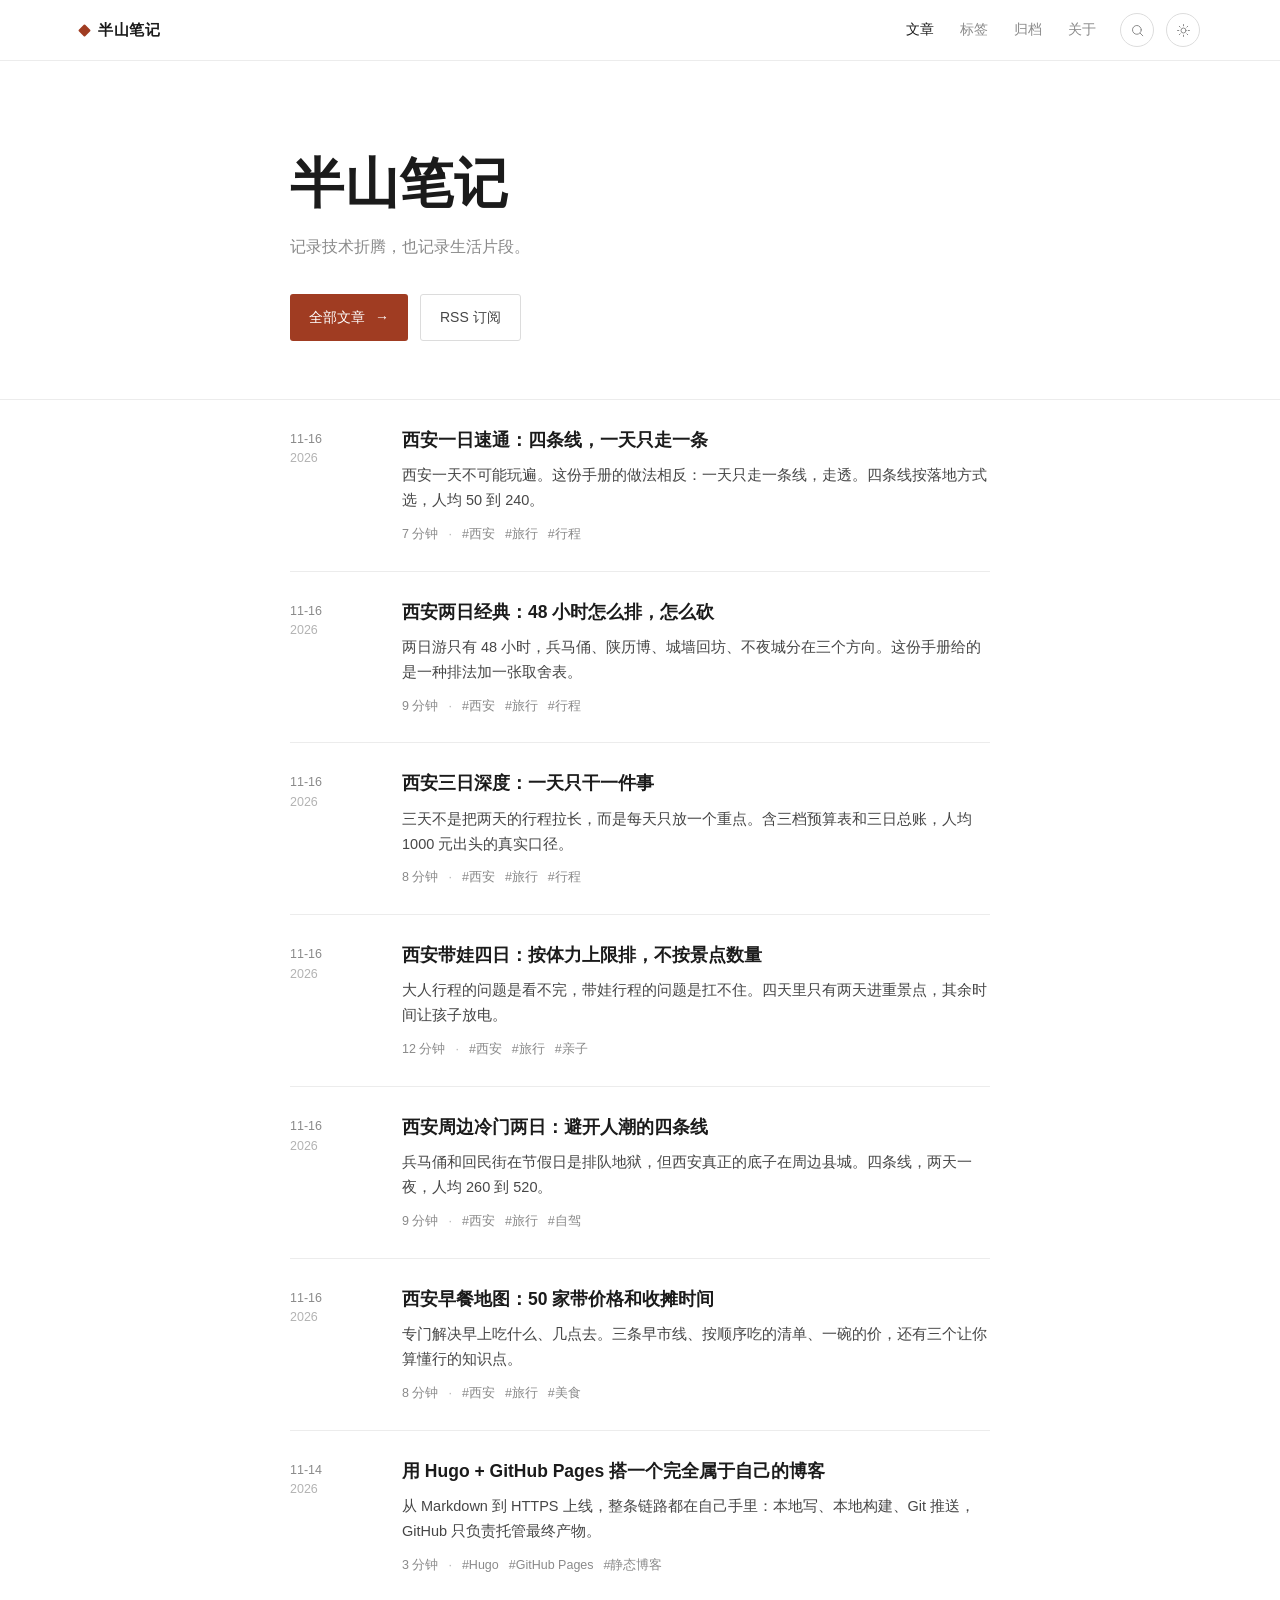
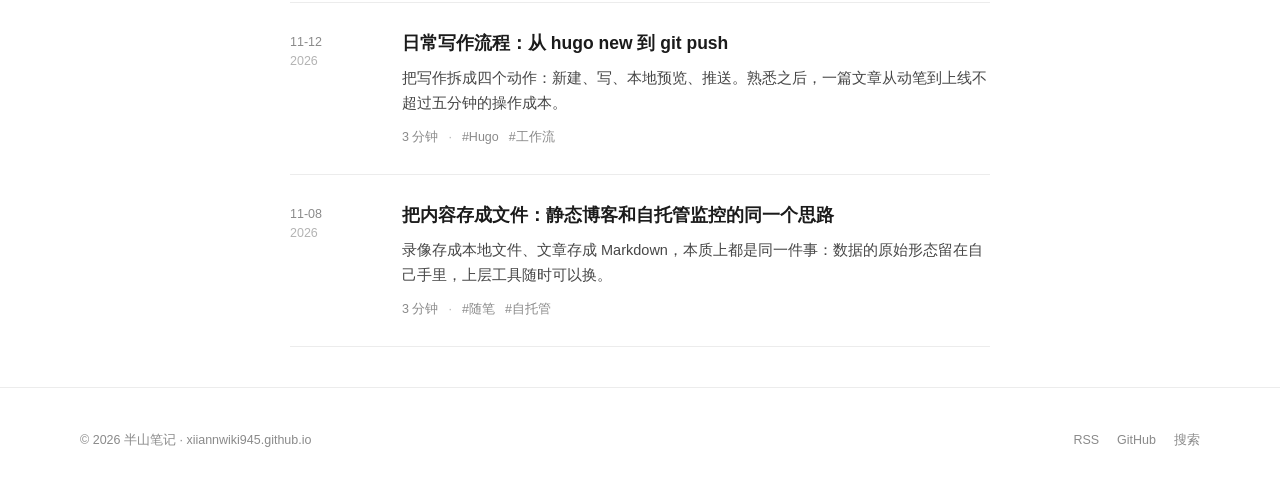
<file: index.html>
<!DOCTYPE html>
<html lang="zh-CN" data-theme="light">
<head>
<meta charset="utf-8">
<meta name="viewport" content="width=device-width, initial-scale=1">
<title>半山笔记</title>
<meta name="description" content="记录技术折腾，也记录生活片段。一个用 Hugo 和 GitHub Pages 搭起来的静态博客。">
<link rel="stylesheet" href="assets/style.css">
<link rel="canonical" href="https://xiiannwiki945.github.io/">
<meta property="og:type" content="website">
<meta property="og:site_name" content="半山笔记">
<meta property="og:title" content="半山笔记">
<meta property="og:description" content="记录技术折腾，也记录生活片段。一个用 Hugo 和 GitHub Pages 搭起来的静态博客。">
<meta property="og:url" content="https://xiiannwiki945.github.io/">
<meta name="twitter:card" content="summary">
<link rel="alternate" type="application/rss+xml" title="半山笔记" href="feed.xml">
<script>(function(){try{var t=localStorage.getItem("banshan-theme");if(t!=="dark"&&t!=="light"){t=window.matchMedia&&window.matchMedia("(prefers-color-scheme: dark)").matches?"dark":"light";}document.documentElement.setAttribute("data-theme",t);}catch(e){}})();</script>
</head>
<body>
<header class="site-header">
  <div class="wrap site-header__inner">
    <a class="brand serif" href="index.html"><span class="brand-mark" aria-hidden="true"></span>半山笔记</a>
    <nav class="nav" aria-label="主导航">
      <a href="index.html" aria-current="page">文章</a>
      <a href="tags.html">标签</a>
      <a href="archive.html">归档</a>
      <a href="about.html">关于</a>
    </nav>
    <div class="nav-tools">
      <a class="icon-btn" href="search.html" aria-label="搜索">
        <svg viewBox="0 0 24 24" fill="none" stroke="currentColor" stroke-width="1.6" stroke-linecap="round" aria-hidden="true"><circle cx="11" cy="11" r="7"></circle><path d="m16.5 16.5 4 4"></path></svg>
      </a>
      <button class="icon-btn" type="button" data-theme-toggle aria-label="切换主题">
        <svg class="icon-moon" viewBox="0 0 24 24" fill="none" stroke="currentColor" stroke-width="1.6" stroke-linecap="round" stroke-linejoin="round" aria-hidden="true"><path d="M20 14.5A8.5 8.5 0 1 1 9.5 4a7 7 0 0 0 10.5 10.5Z"></path></svg>
        <svg class="icon-sun" viewBox="0 0 24 24" fill="none" stroke="currentColor" stroke-width="1.6" stroke-linecap="round" stroke-linejoin="round" aria-hidden="true"><circle cx="12" cy="12" r="4"></circle><path d="M12 2.5v2M12 19.5v2M2.5 12h2M19.5 12h2M5.2 5.2l1.4 1.4M17.4 17.4l1.4 1.4M18.8 5.2l-1.4 1.4M6.6 17.4l-1.4 1.4"></path></svg>
      </button>
    </div>
  </div>
</header>

<main>
  <div class="wrap-narrow">
    <section class="hero">
      <h1 class="serif">半山笔记</h1>
      <p>记录技术折腾，也记录生活片段。</p>
      <div class="hero-actions">
        <a class="btn btn-primary" href="archive.html">全部文章 <span aria-hidden="true">→</span></a>
        <a class="btn btn-ghost" href="feed.xml">RSS 订阅</a>
      </div>
    </section>
  </div>

  <div class="bleed-rule"></div>

  <div class="wrap-narrow">
    <section class="post-list" aria-label="文章列表">
      <article class="post-item">
        <div class="post-date"><span>11-16</span><span class="year">2026</span></div>
        <div>
          <h2><a href="xian-one-day.html">西安一日速通：四条线，一天只走一条</a></h2>
          <p class="excerpt">西安一天不可能玩遍。这份手册的做法相反：一天只走一条线，走透。四条线按落地方式选，人均 50 到 240。</p>
          <div class="meta-line">
            <span>7 分钟</span>
            <span class="meta-sep">·</span>
            <span>#西安</span>
            <span>#旅行</span>
            <span>#行程</span>
          </div>
        </div>
      </article>

      <article class="post-item">
        <div class="post-date"><span>11-16</span><span class="year">2026</span></div>
        <div>
          <h2><a href="xian-two-days.html">西安两日经典：48 小时怎么排，怎么砍</a></h2>
          <p class="excerpt">两日游只有 48 小时，兵马俑、陕历博、城墙回坊、不夜城分在三个方向。这份手册给的是一种排法加一张取舍表。</p>
          <div class="meta-line">
            <span>9 分钟</span>
            <span class="meta-sep">·</span>
            <span>#西安</span>
            <span>#旅行</span>
            <span>#行程</span>
          </div>
        </div>
      </article>

      <article class="post-item">
        <div class="post-date"><span>11-16</span><span class="year">2026</span></div>
        <div>
          <h2><a href="xian-three-days.html">西安三日深度：一天只干一件事</a></h2>
          <p class="excerpt">三天不是把两天的行程拉长，而是每天只放一个重点。含三档预算表和三日总账，人均 1000 元出头的真实口径。</p>
          <div class="meta-line">
            <span>8 分钟</span>
            <span class="meta-sep">·</span>
            <span>#西安</span>
            <span>#旅行</span>
            <span>#行程</span>
          </div>
        </div>
      </article>

      <article class="post-item">
        <div class="post-date"><span>11-16</span><span class="year">2026</span></div>
        <div>
          <h2><a href="xian-with-kids.html">西安带娃四日：按体力上限排，不按景点数量</a></h2>
          <p class="excerpt">大人行程的问题是看不完，带娃行程的问题是扛不住。四天里只有两天进重景点，其余时间让孩子放电。</p>
          <div class="meta-line">
            <span>12 分钟</span>
            <span class="meta-sep">·</span>
            <span>#西安</span>
            <span>#旅行</span>
            <span>#亲子</span>
          </div>
        </div>
      </article>

      <article class="post-item">
        <div class="post-date"><span>11-16</span><span class="year">2026</span></div>
        <div>
          <h2><a href="xian-around.html">西安周边冷门两日：避开人潮的四条线</a></h2>
          <p class="excerpt">兵马俑和回民街在节假日是排队地狱，但西安真正的底子在周边县城。四条线，两天一夜，人均 260 到 520。</p>
          <div class="meta-line">
            <span>9 分钟</span>
            <span class="meta-sep">·</span>
            <span>#西安</span>
            <span>#旅行</span>
            <span>#自驾</span>
          </div>
        </div>
      </article>

      <article class="post-item">
        <div class="post-date"><span>11-16</span><span class="year">2026</span></div>
        <div>
          <h2><a href="xian-breakfast.html">西安早餐地图：50 家带价格和收摊时间</a></h2>
          <p class="excerpt">专门解决早上吃什么、几点去。三条早市线、按顺序吃的清单、一碗的价，还有三个让你算懂行的知识点。</p>
          <div class="meta-line">
            <span>8 分钟</span>
            <span class="meta-sep">·</span>
            <span>#西安</span>
            <span>#旅行</span>
            <span>#美食</span>
          </div>
        </div>
      </article>

      <article class="post-item">
        <div class="post-date"><span>11-14</span><span class="year">2026</span></div>
        <div>
          <h2><a href="hugo-github-pages.html">用 Hugo + GitHub Pages 搭一个完全属于自己的博客</a></h2>
          <p class="excerpt">从 Markdown 到 HTTPS 上线，整条链路都在自己手里：本地写、本地构建、Git 推送，GitHub 只负责托管最终产物。</p>
          <div class="meta-line">
            <span>3 分钟</span>
            <span class="meta-sep">·</span>
            <span>#Hugo</span>
            <span>#GitHub Pages</span>
            <span>#静态博客</span>
          </div>
        </div>
      </article>

      <article class="post-item">
        <div class="post-date"><span>11-12</span><span class="year">2026</span></div>
        <div>
          <h2><a href="writing-workflow.html">日常写作流程：从 hugo new 到 git push</a></h2>
          <p class="excerpt">把写作拆成四个动作：新建、写、本地预览、推送。熟悉之后，一篇文章从动笔到上线不超过五分钟的操作成本。</p>
          <div class="meta-line">
            <span>3 分钟</span>
            <span class="meta-sep">·</span>
            <span>#Hugo</span>
            <span>#工作流</span>
          </div>
        </div>
      </article>

      <article class="post-item">
        <div class="post-date"><span>11-08</span><span class="year">2026</span></div>
        <div>
          <h2><a href="content-as-files.html">把内容存成文件：静态博客和自托管监控的同一个思路</a></h2>
          <p class="excerpt">录像存成本地文件、文章存成 Markdown，本质上都是同一件事：数据的原始形态留在自己手里，上层工具随时可以换。</p>
          <div class="meta-line">
            <span>3 分钟</span>
            <span class="meta-sep">·</span>
            <span>#随笔</span>
            <span>#自托管</span>
          </div>
        </div>
      </article>
    </section>
  </div>
</main>

<footer class="site-footer">
  <div class="wrap site-footer__inner">
    <p>© 2026 半山笔记 · xiiannwiki945.github.io</p>
    <div class="footer-links">
      <a href="feed.xml">RSS</a>
      <a href="https://github.com/xiiannwiki945" rel="noopener">GitHub</a>
      <a href="search.html">搜索</a>
    </div>
  </div>
</footer>

<script src="assets/app.js" defer></script>
</body>
</html>
</file>
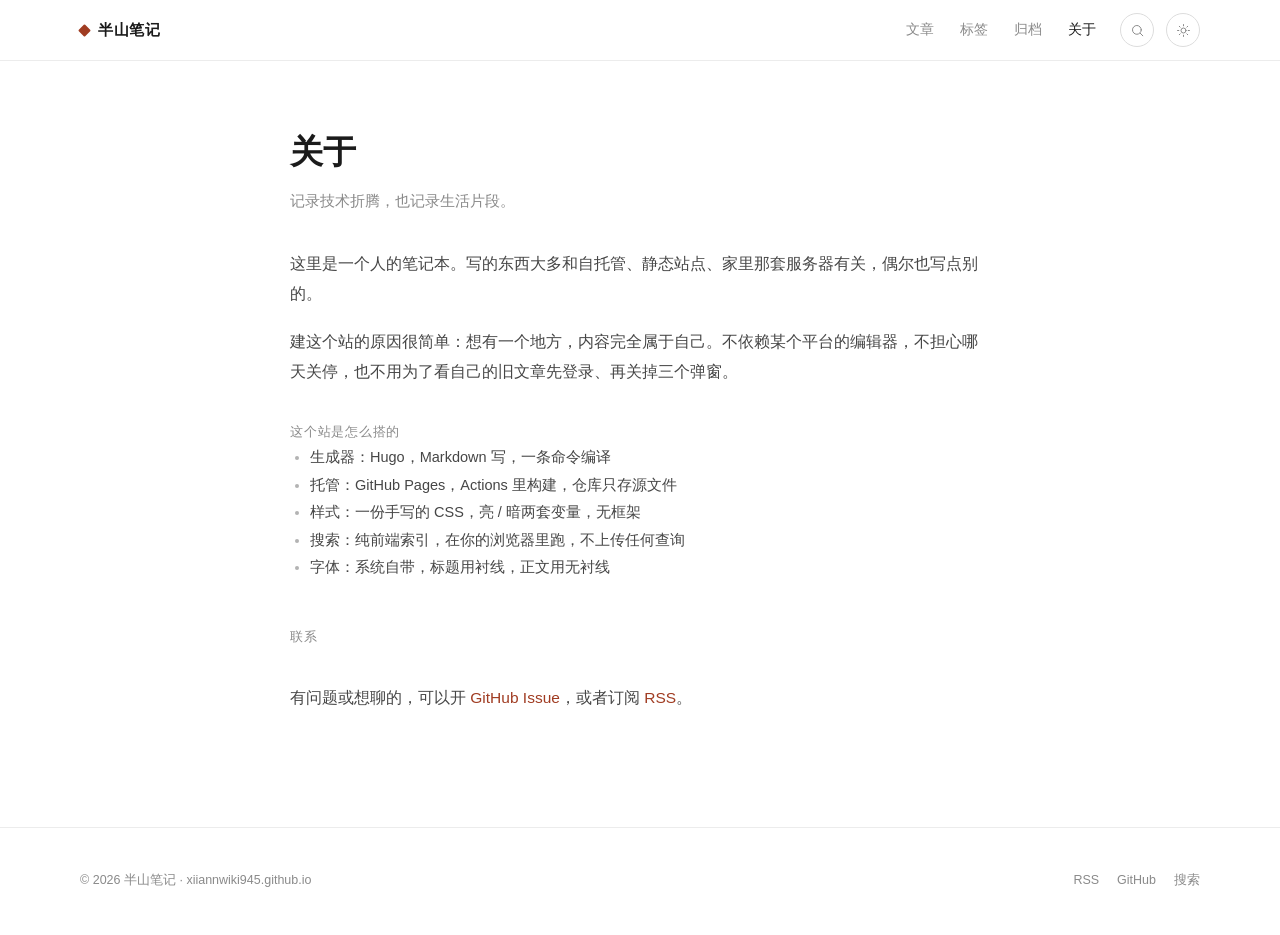
<file: about.html>
<!DOCTYPE html>
<html lang="zh-CN" data-theme="light">
<head>
<meta charset="utf-8">
<meta name="viewport" content="width=device-width, initial-scale=1">
<title>关于 — 半山笔记</title>
<meta name="description" content="关于半山笔记：一个用 Hugo 和 GitHub Pages 搭起来的静态博客。">
<link rel="stylesheet" href="assets/style.css">
<link rel="canonical" href="https://xiiannwiki945.github.io/about.html">
<meta property="og:type" content="website">
<meta property="og:site_name" content="半山笔记">
<meta property="og:title" content="关于 — 半山笔记">
<meta property="og:description" content="关于半山笔记：一个用 Hugo 和 GitHub Pages 搭起来的静态博客。">
<meta property="og:url" content="https://xiiannwiki945.github.io/about.html">
<meta name="twitter:card" content="summary">

<script>(function(){try{var t=localStorage.getItem("banshan-theme");if(t!=="dark"&&t!=="light"){t=window.matchMedia&&window.matchMedia("(prefers-color-scheme: dark)").matches?"dark":"light";}document.documentElement.setAttribute("data-theme",t);}catch(e){}})();</script>
</head>
<body>
<header class="site-header">
  <div class="wrap site-header__inner">
    <a class="brand serif" href="index.html"><span class="brand-mark" aria-hidden="true"></span>半山笔记</a>
    <nav class="nav" aria-label="主导航">
      <a href="index.html">文章</a>
      <a href="tags.html">标签</a>
      <a href="archive.html">归档</a>
      <a href="about.html" aria-current="page">关于</a>
    </nav>
    <div class="nav-tools">
      <a class="icon-btn" href="search.html" aria-label="搜索">
        <svg viewBox="0 0 24 24" fill="none" stroke="currentColor" stroke-width="1.6" stroke-linecap="round" aria-hidden="true"><circle cx="11" cy="11" r="7"></circle><path d="m16.5 16.5 4 4"></path></svg>
      </a>
      <button class="icon-btn" type="button" data-theme-toggle aria-label="切换主题">
        <svg class="icon-moon" viewBox="0 0 24 24" fill="none" stroke="currentColor" stroke-width="1.6" stroke-linecap="round" stroke-linejoin="round" aria-hidden="true"><path d="M20 14.5A8.5 8.5 0 1 1 9.5 4a7 7 0 0 0 10.5 10.5Z"></path></svg>
        <svg class="icon-sun" viewBox="0 0 24 24" fill="none" stroke="currentColor" stroke-width="1.6" stroke-linecap="round" stroke-linejoin="round" aria-hidden="true"><circle cx="12" cy="12" r="4"></circle><path d="M12 2.5v2M12 19.5v2M2.5 12h2M19.5 12h2M5.2 5.2l1.4 1.4M17.4 17.4l1.4 1.4M18.8 5.2l-1.4 1.4M6.6 17.4l-1.4 1.4"></path></svg>
      </button>
    </div>
  </div>
</header>

<main class="wrap-narrow">
  <section class="page">
    <div class="page-head">
      <h1 class="serif">关于</h1>
      <p>记录技术折腾，也记录生活片段。</p>
    </div>

    <div class="about-block">
      <p>这里是一个人的笔记本。写的东西大多和自托管、静态站点、家里那套服务器有关，偶尔也写点别的。</p>
      <p>建这个站的原因很简单：想有一个地方，内容完全属于自己。不依赖某个平台的编辑器，不担心哪天关停，也不用为了看自己的旧文章先登录、再关掉三个弹窗。</p>
    </div>

    <h2 class="archive-year serif">这个站是怎么搭的</h2>
    <ul class="about-list">
      <li>生成器：Hugo，Markdown 写，一条命令编译</li>
      <li>托管：GitHub Pages，Actions 里构建，仓库只存源文件</li>
      <li>样式：一份手写的 CSS，亮 / 暗两套变量，无框架</li>
      <li>搜索：纯前端索引，在你的浏览器里跑，不上传任何查询</li>
      <li>字体：系统自带，标题用衬线，正文用无衬线</li>
    </ul>

    <h2 class="archive-year serif">联系</h2>
    <div class="about-block">
      <p>有问题或想聊的，可以开 <a href="https://github.com/xiiannwiki945" rel="noopener" style="color:var(--accent)">GitHub Issue</a>，或者订阅 <a href="feed.xml" style="color:var(--accent)">RSS</a>。</p>
    </div>
  </section>
</main>

<footer class="site-footer">
  <div class="wrap site-footer__inner">
    <p>© 2026 半山笔记 · xiiannwiki945.github.io</p>
    <div class="footer-links">
      <a href="feed.xml">RSS</a>
      <a href="https://github.com/xiiannwiki945" rel="noopener">GitHub</a>
      <a href="search.html">搜索</a>
    </div>
  </div>
</footer>

<script src="assets/app.js" defer></script>
</body>
</html>
</file>
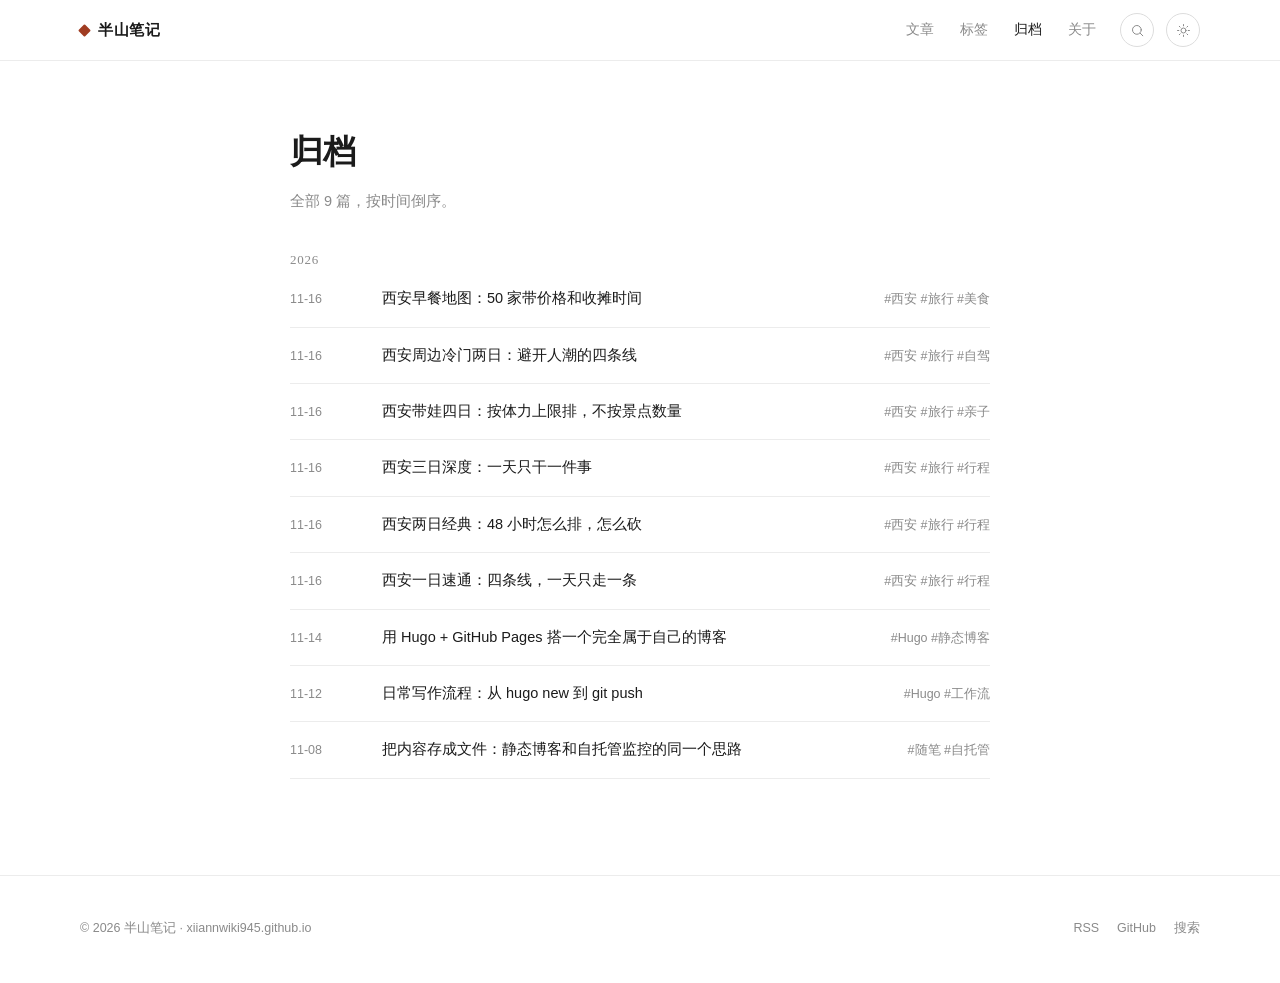
<file: archive.html>
<!DOCTYPE html>
<html lang="zh-CN" data-theme="light">
<head>
<meta charset="utf-8">
<meta name="viewport" content="width=device-width, initial-scale=1">
<title>归档 — 半山笔记</title>
<meta name="description" content="半山笔记的全部文章，按年份归档。">
<link rel="stylesheet" href="assets/style.css">
<link rel="canonical" href="https://xiiannwiki945.github.io/archive.html">
<meta property="og:type" content="website">
<meta property="og:site_name" content="半山笔记">
<meta property="og:title" content="归档 — 半山笔记">
<meta property="og:description" content="半山笔记的全部文章，按年份归档。">
<meta property="og:url" content="https://xiiannwiki945.github.io/archive.html">
<meta name="twitter:card" content="summary">

<script>(function(){try{var t=localStorage.getItem("banshan-theme");if(t!=="dark"&&t!=="light"){t=window.matchMedia&&window.matchMedia("(prefers-color-scheme: dark)").matches?"dark":"light";}document.documentElement.setAttribute("data-theme",t);}catch(e){}})();</script>
</head>
<body>
<header class="site-header">
  <div class="wrap site-header__inner">
    <a class="brand serif" href="index.html"><span class="brand-mark" aria-hidden="true"></span>半山笔记</a>
    <nav class="nav" aria-label="主导航">
      <a href="index.html">文章</a>
      <a href="tags.html">标签</a>
      <a href="archive.html" aria-current="page">归档</a>
      <a href="about.html">关于</a>
    </nav>
    <div class="nav-tools">
      <a class="icon-btn" href="search.html" aria-label="搜索">
        <svg viewBox="0 0 24 24" fill="none" stroke="currentColor" stroke-width="1.6" stroke-linecap="round" aria-hidden="true"><circle cx="11" cy="11" r="7"></circle><path d="m16.5 16.5 4 4"></path></svg>
      </a>
      <button class="icon-btn" type="button" data-theme-toggle aria-label="切换主题">
        <svg class="icon-moon" viewBox="0 0 24 24" fill="none" stroke="currentColor" stroke-width="1.6" stroke-linecap="round" stroke-linejoin="round" aria-hidden="true"><path d="M20 14.5A8.5 8.5 0 1 1 9.5 4a7 7 0 0 0 10.5 10.5Z"></path></svg>
        <svg class="icon-sun" viewBox="0 0 24 24" fill="none" stroke="currentColor" stroke-width="1.6" stroke-linecap="round" stroke-linejoin="round" aria-hidden="true"><circle cx="12" cy="12" r="4"></circle><path d="M12 2.5v2M12 19.5v2M2.5 12h2M19.5 12h2M5.2 5.2l1.4 1.4M17.4 17.4l1.4 1.4M18.8 5.2l-1.4 1.4M6.6 17.4l-1.4 1.4"></path></svg>
      </button>
    </div>
  </div>
</header>

<main class="wrap-narrow">
  <section class="page">
    <div class="page-head">
      <h1 class="serif">归档</h1>
      <p>全部 9 篇，按时间倒序。</p>
    </div>

    <h2 class="archive-year serif">2026</h2>
    <div class="archive-list">
      <div class="archive-item">
        <time datetime="2026-11-16">11-16</time>
        <a href="xian-breakfast.html">西安早餐地图：50 家带价格和收摊时间</a>
        <span class="tag-mini">#西安 #旅行 #美食</span>
      </div>
      <div class="archive-item">
        <time datetime="2026-11-16">11-16</time>
        <a href="xian-around.html">西安周边冷门两日：避开人潮的四条线</a>
        <span class="tag-mini">#西安 #旅行 #自驾</span>
      </div>
      <div class="archive-item">
        <time datetime="2026-11-16">11-16</time>
        <a href="xian-with-kids.html">西安带娃四日：按体力上限排，不按景点数量</a>
        <span class="tag-mini">#西安 #旅行 #亲子</span>
      </div>
      <div class="archive-item">
        <time datetime="2026-11-16">11-16</time>
        <a href="xian-three-days.html">西安三日深度：一天只干一件事</a>
        <span class="tag-mini">#西安 #旅行 #行程</span>
      </div>
      <div class="archive-item">
        <time datetime="2026-11-16">11-16</time>
        <a href="xian-two-days.html">西安两日经典：48 小时怎么排，怎么砍</a>
        <span class="tag-mini">#西安 #旅行 #行程</span>
      </div>
      <div class="archive-item">
        <time datetime="2026-11-16">11-16</time>
        <a href="xian-one-day.html">西安一日速通：四条线，一天只走一条</a>
        <span class="tag-mini">#西安 #旅行 #行程</span>
      </div>
      <div class="archive-item">
        <time datetime="2026-11-14">11-14</time>
        <a href="hugo-github-pages.html">用 Hugo + GitHub Pages 搭一个完全属于自己的博客</a>
        <span class="tag-mini">#Hugo #静态博客</span>
      </div>
      <div class="archive-item">
        <time datetime="2026-11-12">11-12</time>
        <a href="writing-workflow.html">日常写作流程：从 hugo new 到 git push</a>
        <span class="tag-mini">#Hugo #工作流</span>
      </div>
      <div class="archive-item">
        <time datetime="2026-11-08">11-08</time>
        <a href="content-as-files.html">把内容存成文件：静态博客和自托管监控的同一个思路</a>
        <span class="tag-mini">#随笔 #自托管</span>
      </div>
    </div>
  </section>
</main>

<footer class="site-footer">
  <div class="wrap site-footer__inner">
    <p>© 2026 半山笔记 · xiiannwiki945.github.io</p>
    <div class="footer-links">
      <a href="feed.xml">RSS</a>
      <a href="https://github.com/xiiannwiki945" rel="noopener">GitHub</a>
      <a href="search.html">搜索</a>
    </div>
  </div>
</footer>

<script src="assets/app.js" defer></script>
</body>
</html>
</file>
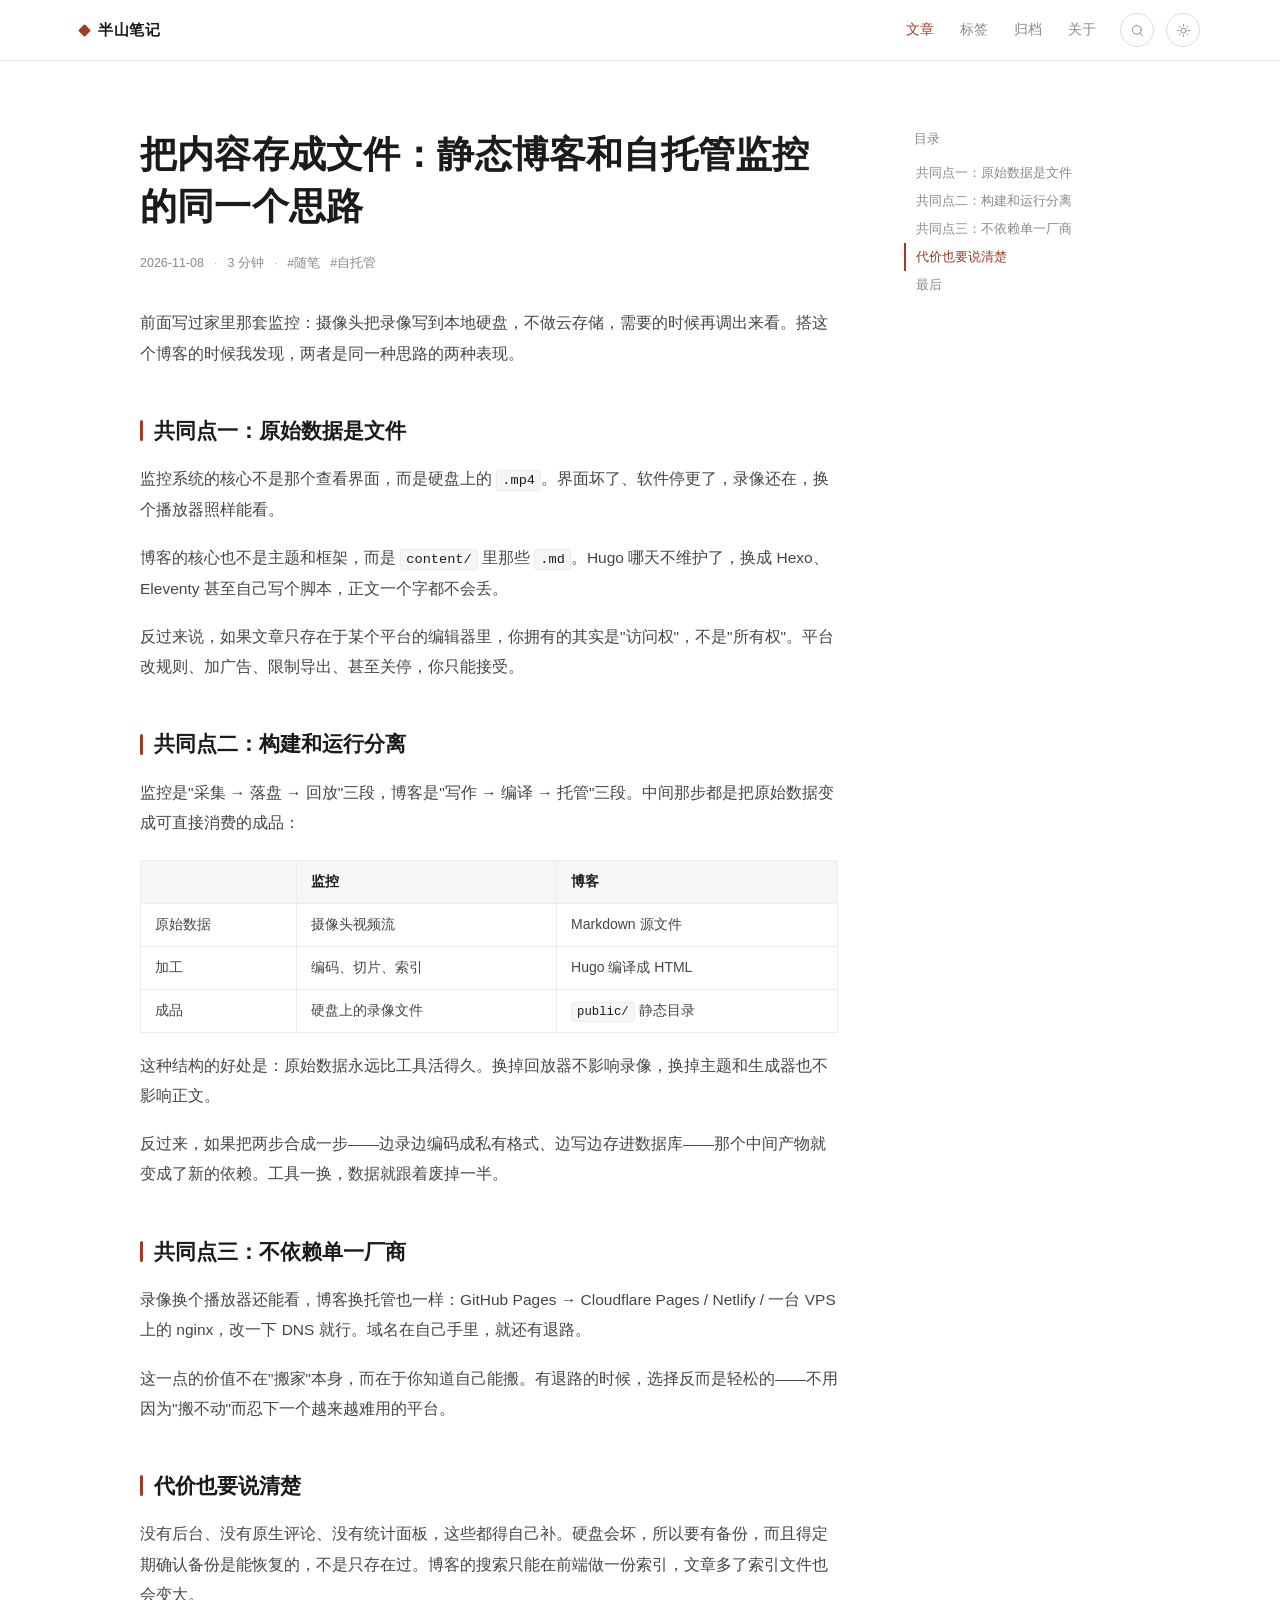
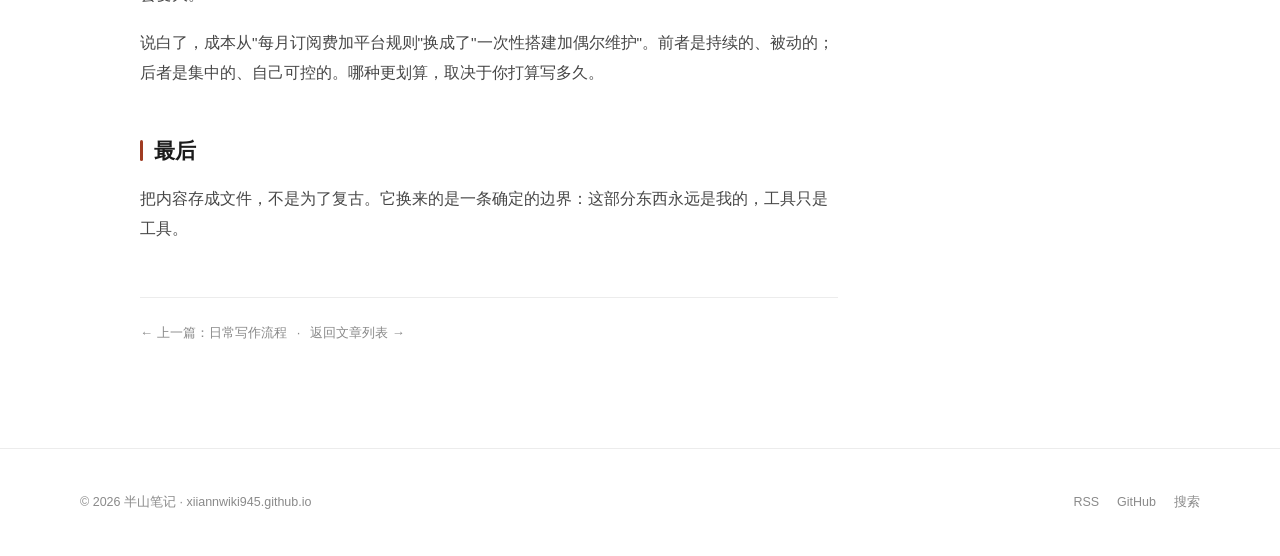
<file: content-as-files.html>
<!DOCTYPE html>
<html lang="zh-CN" data-theme="light">
<head>
<meta charset="utf-8">
<meta name="viewport" content="width=device-width, initial-scale=1">
<title>把内容存成文件：静态博客和自托管监控的同一个思路 — 半山笔记</title>
<meta name="description" content="录像存成本地文件、文章存成 Markdown，本质上都是同一件事：数据的原始形态留在自己手里，上层工具随时可以换。">
<link rel="stylesheet" href="assets/style.css">
<link rel="canonical" href="https://xiiannwiki945.github.io/content-as-files.html">
<meta property="og:type" content="website">
<meta property="og:site_name" content="半山笔记">
<meta property="og:title" content="把内容存成文件：静态博客和自托管监控的同一个思路 — 半山笔记">
<meta property="og:description" content="录像存成本地文件、文章存成 Markdown，本质上都是同一件事：数据的原始形态留在自己手里，上层工具随时可以换。">
<meta property="og:url" content="https://xiiannwiki945.github.io/content-as-files.html">
<meta name="twitter:card" content="summary">

<script>(function(){try{var t=localStorage.getItem("banshan-theme");if(t!=="dark"&&t!=="light"){t=window.matchMedia&&window.matchMedia("(prefers-color-scheme: dark)").matches?"dark":"light";}document.documentElement.setAttribute("data-theme",t);}catch(e){}})();</script>
</head>
<body>
<header class="site-header">
  <div class="wrap site-header__inner">
    <a class="brand serif" href="index.html"><span class="brand-mark" aria-hidden="true"></span>半山笔记</a>
    <nav class="nav" aria-label="主导航">
      <a href="index.html" class="is-accent">文章</a>
      <a href="tags.html">标签</a>
      <a href="archive.html">归档</a>
      <a href="about.html">关于</a>
    </nav>
    <div class="nav-tools">
      <a class="icon-btn" href="search.html" aria-label="搜索">
        <svg viewBox="0 0 24 24" fill="none" stroke="currentColor" stroke-width="1.6" stroke-linecap="round" aria-hidden="true"><circle cx="11" cy="11" r="7"></circle><path d="m16.5 16.5 4 4"></path></svg>
      </a>
      <button class="icon-btn" type="button" data-theme-toggle aria-label="切换主题">
        <svg class="icon-moon" viewBox="0 0 24 24" fill="none" stroke="currentColor" stroke-width="1.6" stroke-linecap="round" stroke-linejoin="round" aria-hidden="true"><path d="M20 14.5A8.5 8.5 0 1 1 9.5 4a7 7 0 0 0 10.5 10.5Z"></path></svg>
        <svg class="icon-sun" viewBox="0 0 24 24" fill="none" stroke="currentColor" stroke-width="1.6" stroke-linecap="round" stroke-linejoin="round" aria-hidden="true"><circle cx="12" cy="12" r="4"></circle><path d="M12 2.5v2M12 19.5v2M2.5 12h2M19.5 12h2M5.2 5.2l1.4 1.4M17.4 17.4l1.4 1.4M18.8 5.2l-1.4 1.4M6.6 17.4l-1.4 1.4"></path></svg>
      </button>
    </div>
  </div>
</header>

<main class="wrap">
  <div class="post-layout">
    <article class="post">
      <header class="post-header">
        <h1 class="serif">把内容存成文件：静态博客和自托管监控的同一个思路</h1>
        <div class="meta-line">
          <time datetime="2026-11-08">2026-11-08</time>
          <span class="meta-sep">·</span>
          <span>3 分钟</span>
          <span class="meta-sep">·</span>
          <a href="tags.html">#随笔</a>
          <a href="tags.html">#自托管</a>
        </div>
      </header>

      <div class="prose">
        <p>前面写过家里那套监控：摄像头把录像写到本地硬盘，不做云存储，需要的时候再调出来看。搭这个博客的时候我发现，两者是同一种思路的两种表现。</p>

        <h2 id="point-1">共同点一：原始数据是文件</h2>
        <p>监控系统的核心不是那个查看界面，而是硬盘上的 <code>.mp4</code>。界面坏了、软件停更了，录像还在，换个播放器照样能看。</p>
        <p>博客的核心也不是主题和框架，而是 <code>content/</code> 里那些 <code>.md</code>。Hugo 哪天不维护了，换成 Hexo、Eleventy 甚至自己写个脚本，正文一个字都不会丢。</p>
        <p>反过来说，如果文章只存在于某个平台的编辑器里，你拥有的其实是"访问权"，不是"所有权"。平台改规则、加广告、限制导出、甚至关停，你只能接受。</p>

        <h2 id="point-2">共同点二：构建和运行分离</h2>
        <p>监控是"采集 → 落盘 → 回放"三段，博客是"写作 → 编译 → 托管"三段。中间那步都是把原始数据变成可直接消费的成品：</p>
        <div class="table-wrap">
          <table>
            <thead>
              <tr><th></th><th>监控</th><th>博客</th></tr>
            </thead>
            <tbody>
              <tr><td>原始数据</td><td>摄像头视频流</td><td>Markdown 源文件</td></tr>
              <tr><td>加工</td><td>编码、切片、索引</td><td>Hugo 编译成 HTML</td></tr>
              <tr><td>成品</td><td>硬盘上的录像文件</td><td><code>public/</code> 静态目录</td></tr>
            </tbody>
          </table>
        </div>
        <p>这种结构的好处是：原始数据永远比工具活得久。换掉回放器不影响录像，换掉主题和生成器也不影响正文。</p>
        <p>反过来，如果把两步合成一步——边录边编码成私有格式、边写边存进数据库——那个中间产物就变成了新的依赖。工具一换，数据就跟着废掉一半。</p>

        <h2 id="point-3">共同点三：不依赖单一厂商</h2>
        <p>录像换个播放器还能看，博客换托管也一样：GitHub Pages → Cloudflare Pages / Netlify / 一台 VPS 上的 nginx，改一下 DNS 就行。域名在自己手里，就还有退路。</p>
        <p>这一点的价值不在"搬家"本身，而在于你知道自己能搬。有退路的时候，选择反而是轻松的——不用因为"搬不动"而忍下一个越来越难用的平台。</p>

        <h2 id="cost">代价也要说清楚</h2>
        <p>没有后台、没有原生评论、没有统计面板，这些都得自己补。硬盘会坏，所以要有备份，而且得定期确认备份是能恢复的，不是只存在过。博客的搜索只能在前端做一份索引，文章多了索引文件也会变大。</p>
        <p>说白了，成本从"每月订阅费加平台规则"换成了"一次性搭建加偶尔维护"。前者是持续的、被动的；后者是集中的、自己可控的。哪种更划算，取决于你打算写多久。</p>

        <h2 id="end">最后</h2>
        <p>把内容存成文件，不是为了复古。它换来的是一条确定的边界：这部分东西永远是我的，工具只是工具。</p>
      </div>

      <div class="post-foot">
        <a href="writing-workflow.html">← 上一篇：日常写作流程</a>
        <span aria-hidden="true">·</span>
        <a href="index.html">返回文章列表 →</a>
      </div>
    </article>

    <aside class="toc" aria-label="目录">
      <h2 class="toc__title">目录</h2>
      <a href="#point-1">共同点一：原始数据是文件</a>
      <a href="#point-2">共同点二：构建和运行分离</a>
      <a href="#point-3">共同点三：不依赖单一厂商</a>
      <a href="#cost">代价也要说清楚</a>
      <a href="#end">最后</a>
    </aside>
  </div>
</main>

<footer class="site-footer">
  <div class="wrap site-footer__inner">
    <p>© 2026 半山笔记 · xiiannwiki945.github.io</p>
    <div class="footer-links">
      <a href="feed.xml">RSS</a>
      <a href="https://github.com/xiiannwiki945" rel="noopener">GitHub</a>
      <a href="search.html">搜索</a>
    </div>
  </div>
</footer>

<script src="assets/app.js" defer></script>
</body>
</html>
</file>
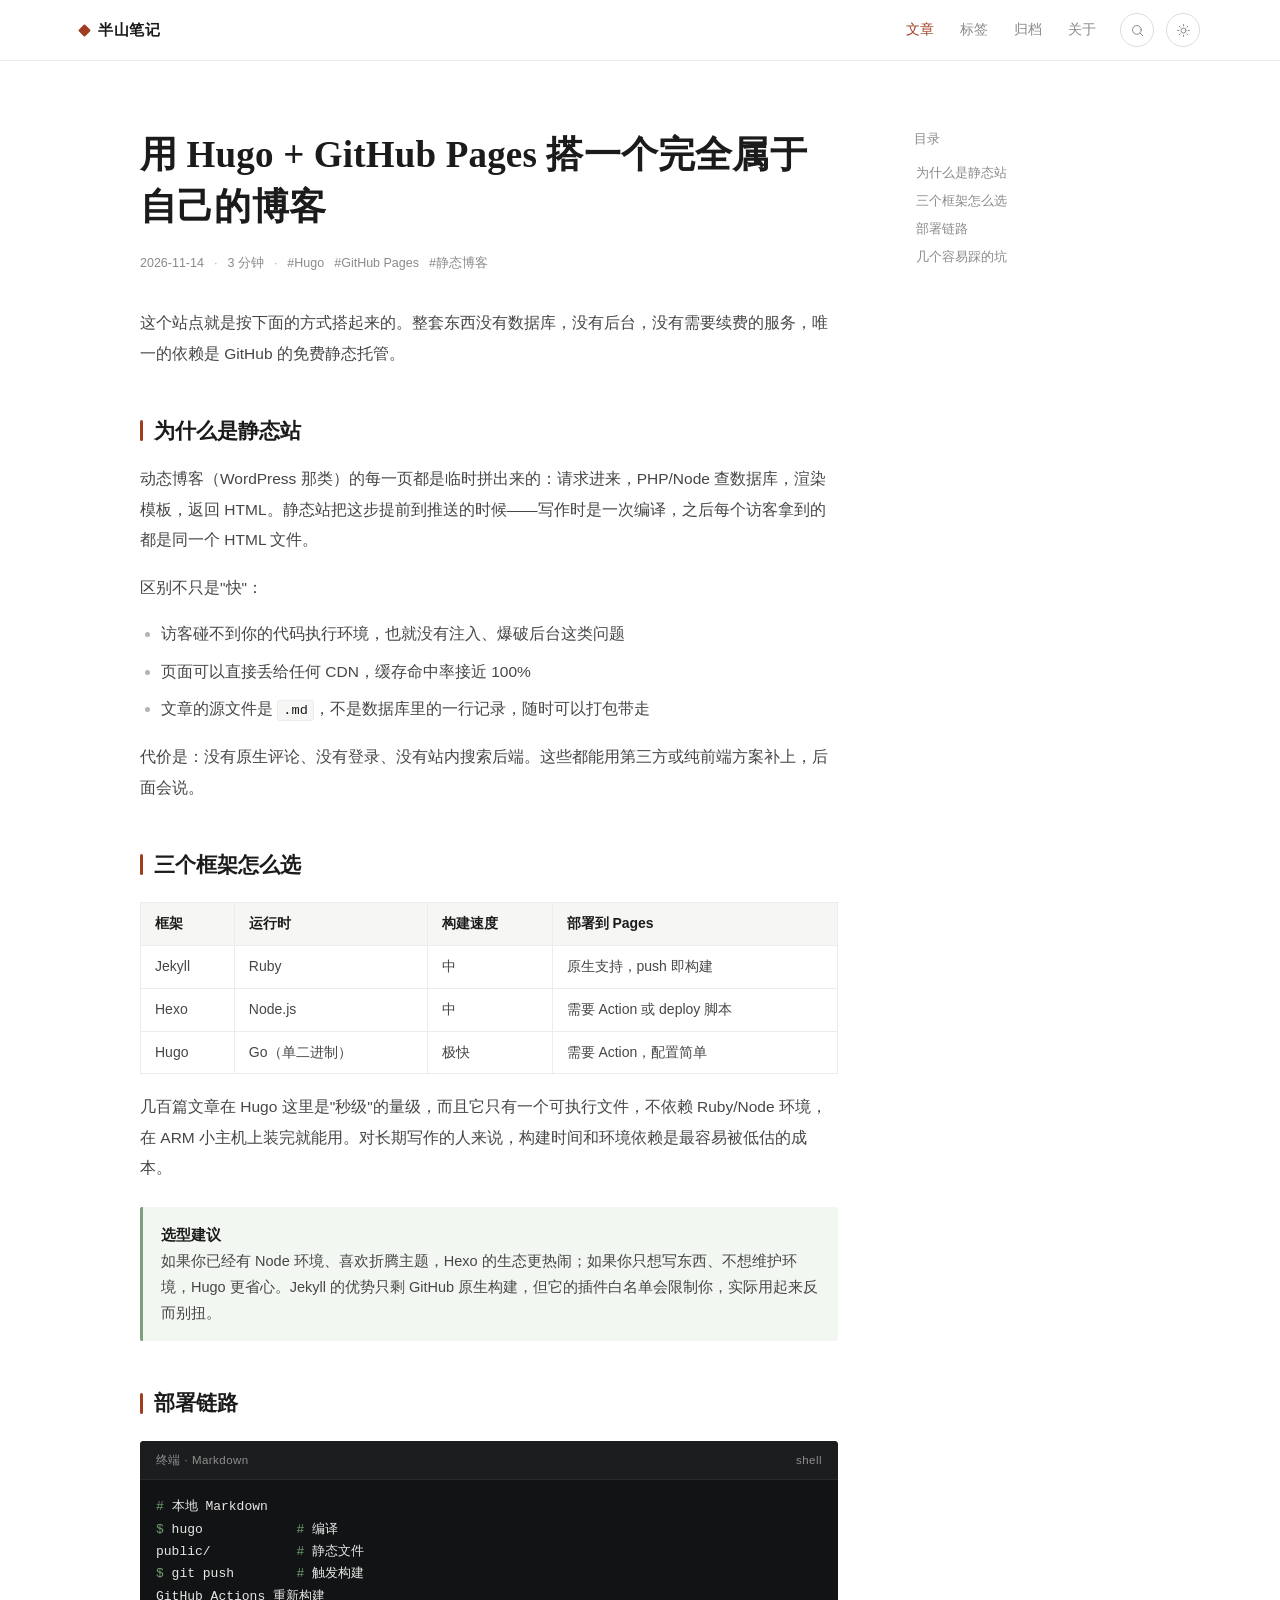
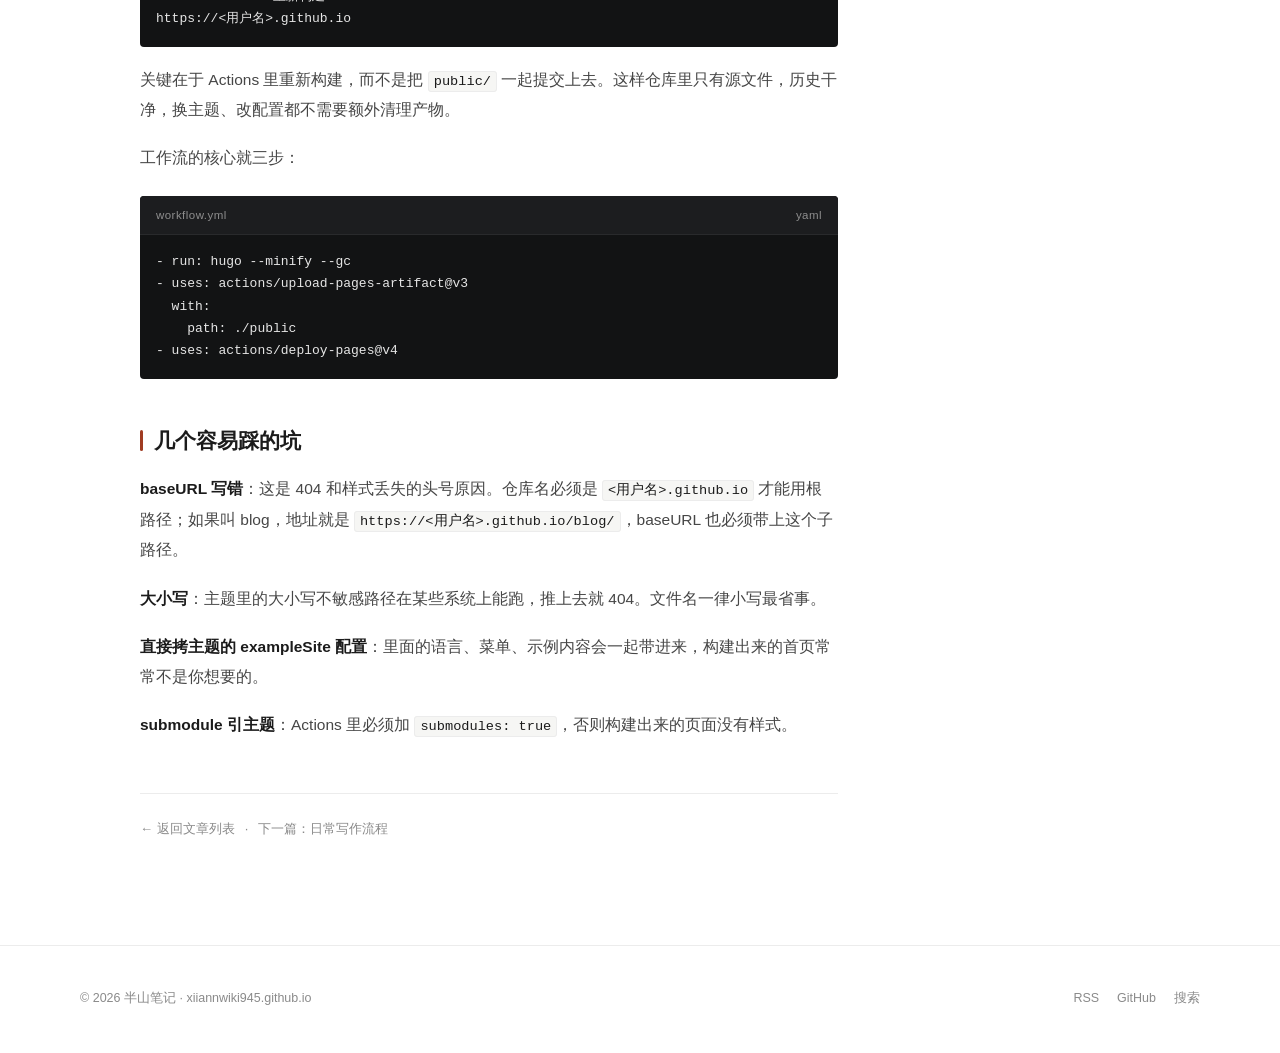
<file: hugo-github-pages.html>
<!DOCTYPE html>
<html lang="zh-CN" data-theme="light">
<head>
<meta charset="utf-8">
<meta name="viewport" content="width=device-width, initial-scale=1">
<title>用 Hugo + GitHub Pages 搭一个完全属于自己的博客 — 半山笔记</title>
<meta name="description" content="从 Markdown 到 HTTPS 上线，整条链路都在自己手里：本地写、本地构建、Git 推送，GitHub 只负责托管最终产物。">
<link rel="stylesheet" href="assets/style.css">
<link rel="canonical" href="https://xiiannwiki945.github.io/hugo-github-pages.html">
<meta property="og:type" content="website">
<meta property="og:site_name" content="半山笔记">
<meta property="og:title" content="用 Hugo + GitHub Pages 搭一个完全属于自己的博客 — 半山笔记">
<meta property="og:description" content="从 Markdown 到 HTTPS 上线，整条链路都在自己手里：本地写、本地构建、Git 推送，GitHub 只负责托管最终产物。">
<meta property="og:url" content="https://xiiannwiki945.github.io/hugo-github-pages.html">
<meta name="twitter:card" content="summary">

<script>(function(){try{var t=localStorage.getItem("banshan-theme");if(t!=="dark"&&t!=="light"){t=window.matchMedia&&window.matchMedia("(prefers-color-scheme: dark)").matches?"dark":"light";}document.documentElement.setAttribute("data-theme",t);}catch(e){}})();</script>
</head>
<body>
<header class="site-header">
  <div class="wrap site-header__inner">
    <a class="brand serif" href="index.html"><span class="brand-mark" aria-hidden="true"></span>半山笔记</a>
    <nav class="nav" aria-label="主导航">
      <a href="index.html" class="is-accent">文章</a>
      <a href="tags.html">标签</a>
      <a href="archive.html">归档</a>
      <a href="about.html">关于</a>
    </nav>
    <div class="nav-tools">
      <a class="icon-btn" href="search.html" aria-label="搜索">
        <svg viewBox="0 0 24 24" fill="none" stroke="currentColor" stroke-width="1.6" stroke-linecap="round" aria-hidden="true"><circle cx="11" cy="11" r="7"></circle><path d="m16.5 16.5 4 4"></path></svg>
      </a>
      <button class="icon-btn" type="button" data-theme-toggle aria-label="切换主题">
        <svg class="icon-moon" viewBox="0 0 24 24" fill="none" stroke="currentColor" stroke-width="1.6" stroke-linecap="round" stroke-linejoin="round" aria-hidden="true"><path d="M20 14.5A8.5 8.5 0 1 1 9.5 4a7 7 0 0 0 10.5 10.5Z"></path></svg>
        <svg class="icon-sun" viewBox="0 0 24 24" fill="none" stroke="currentColor" stroke-width="1.6" stroke-linecap="round" stroke-linejoin="round" aria-hidden="true"><circle cx="12" cy="12" r="4"></circle><path d="M12 2.5v2M12 19.5v2M2.5 12h2M19.5 12h2M5.2 5.2l1.4 1.4M17.4 17.4l1.4 1.4M18.8 5.2l-1.4 1.4M6.6 17.4l-1.4 1.4"></path></svg>
      </button>
    </div>
  </div>
</header>

<main class="wrap">
  <div class="post-layout">
    <article class="post">
      <header class="post-header">
        <h1 class="serif">用 Hugo + GitHub Pages 搭一个完全属于自己的博客</h1>
        <div class="meta-line">
          <time datetime="2026-11-14">2026-11-14</time>
          <span class="meta-sep">·</span>
          <span>3 分钟</span>
          <span class="meta-sep">·</span>
          <a href="tags.html">#Hugo</a>
          <a href="tags.html">#GitHub Pages</a>
          <a href="tags.html">#静态博客</a>
        </div>
      </header>

      <div class="prose">
        <p>这个站点就是按下面的方式搭起来的。整套东西没有数据库，没有后台，没有需要续费的服务，唯一的依赖是 GitHub 的免费静态托管。</p>

        <h2 id="why-static">为什么是静态站</h2>
        <p>动态博客（WordPress 那类）的每一页都是临时拼出来的：请求进来，PHP/Node 查数据库，渲染模板，返回 HTML。静态站把这步提前到推送的时候——写作时是一次编译，之后每个访客拿到的都是同一个 HTML 文件。</p>
        <p>区别不只是"快"：</p>
        <ul>
          <li>访客碰不到你的代码执行环境，也就没有注入、爆破后台这类问题</li>
          <li>页面可以直接丢给任何 CDN，缓存命中率接近 100%</li>
          <li>文章的源文件是 <code>.md</code>，不是数据库里的一行记录，随时可以打包带走</li>
        </ul>
        <p>代价是：没有原生评论、没有登录、没有站内搜索后端。这些都能用第三方或纯前端方案补上，后面会说。</p>

        <h2 id="frameworks">三个框架怎么选</h2>
        <div class="table-wrap">
          <table>
            <thead>
              <tr><th>框架</th><th>运行时</th><th>构建速度</th><th>部署到 Pages</th></tr>
            </thead>
            <tbody>
              <tr><td>Jekyll</td><td>Ruby</td><td>中</td><td>原生支持，push 即构建</td></tr>
              <tr><td>Hexo</td><td>Node.js</td><td>中</td><td>需要 Action 或 deploy 脚本</td></tr>
              <tr><td>Hugo</td><td>Go（单二进制）</td><td>极快</td><td>需要 Action，配置简单</td></tr>
            </tbody>
          </table>
        </div>
        <p>几百篇文章在 Hugo 这里是"秒级"的量级，而且它只有一个可执行文件，不依赖 Ruby/Node 环境，在 ARM 小主机上装完就能用。对长期写作的人来说，构建时间和环境依赖是最容易被低估的成本。</p>
        <div class="callout">
          <p><strong>选型建议</strong><br>如果你已经有 Node 环境、喜欢折腾主题，Hexo 的生态更热闹；如果你只想写东西、不想维护环境，Hugo 更省心。Jekyll 的优势只剩 GitHub 原生构建，但它的插件白名单会限制你，实际用起来反而别扭。</p>
        </div>

        <h2 id="deploy">部署链路</h2>
        <figure class="code-block">
          <figcaption class="code-block__head"><span>终端 · Markdown</span><span>shell</span></figcaption>
          <pre><code><span class="code-prompt">#</span> 本地 Markdown
<span class="code-prompt">$</span> hugo            <span class="code-prompt">#</span> 编译
public/           <span class="code-prompt">#</span> 静态文件
<span class="code-prompt">$</span> git push        <span class="code-prompt">#</span> 触发构建
GitHub Actions 重新构建
https://&lt;用户名&gt;.github.io</code></pre>
        </figure>
        <p>关键在于 Actions 里重新构建，而不是把 <code>public/</code> 一起提交上去。这样仓库里只有源文件，历史干净，换主题、改配置都不需要额外清理产物。</p>
        <p>工作流的核心就三步：</p>
        <figure class="code-block">
          <figcaption class="code-block__head"><span>workflow.yml</span><span>yaml</span></figcaption>
          <pre><code>- run: hugo --minify --gc
- uses: actions/upload-pages-artifact@v3
  with:
    path: ./public
- uses: actions/deploy-pages@v4</code></pre>
        </figure>

        <h2 id="pitfalls">几个容易踩的坑</h2>
        <p><strong>baseURL 写错</strong>：这是 404 和样式丢失的头号原因。仓库名必须是 <code>&lt;用户名&gt;.github.io</code> 才能用根路径；如果叫 blog，地址就是 <code>https://&lt;用户名&gt;.github.io/blog/</code>，baseURL 也必须带上这个子路径。</p>
        <p><strong>大小写</strong>：主题里的大小写不敏感路径在某些系统上能跑，推上去就 404。文件名一律小写最省事。</p>
        <p><strong>直接拷主题的 exampleSite 配置</strong>：里面的语言、菜单、示例内容会一起带进来，构建出来的首页常常不是你想要的。</p>
        <p><strong>submodule 引主题</strong>：Actions 里必须加 <code>submodules: true</code>，否则构建出来的页面没有样式。</p>
      </div>

      <div class="post-foot">
        <a href="index.html">← 返回文章列表</a>
        <span aria-hidden="true">·</span>
        <a href="writing-workflow.html">下一篇：日常写作流程</a>
      </div>
    </article>

    <aside class="toc" aria-label="目录">
      <h2 class="toc__title">目录</h2>
      <a href="#why-static">为什么是静态站</a>
      <a href="#frameworks">三个框架怎么选</a>
      <a href="#deploy">部署链路</a>
      <a href="#pitfalls">几个容易踩的坑</a>
    </aside>
  </div>
</main>

<footer class="site-footer">
  <div class="wrap site-footer__inner">
    <p>© 2026 半山笔记 · xiiannwiki945.github.io</p>
    <div class="footer-links">
      <a href="feed.xml">RSS</a>
      <a href="https://github.com/xiiannwiki945" rel="noopener">GitHub</a>
      <a href="search.html">搜索</a>
    </div>
  </div>
</footer>

<script src="assets/app.js" defer></script>
</body>
</html>
</file>
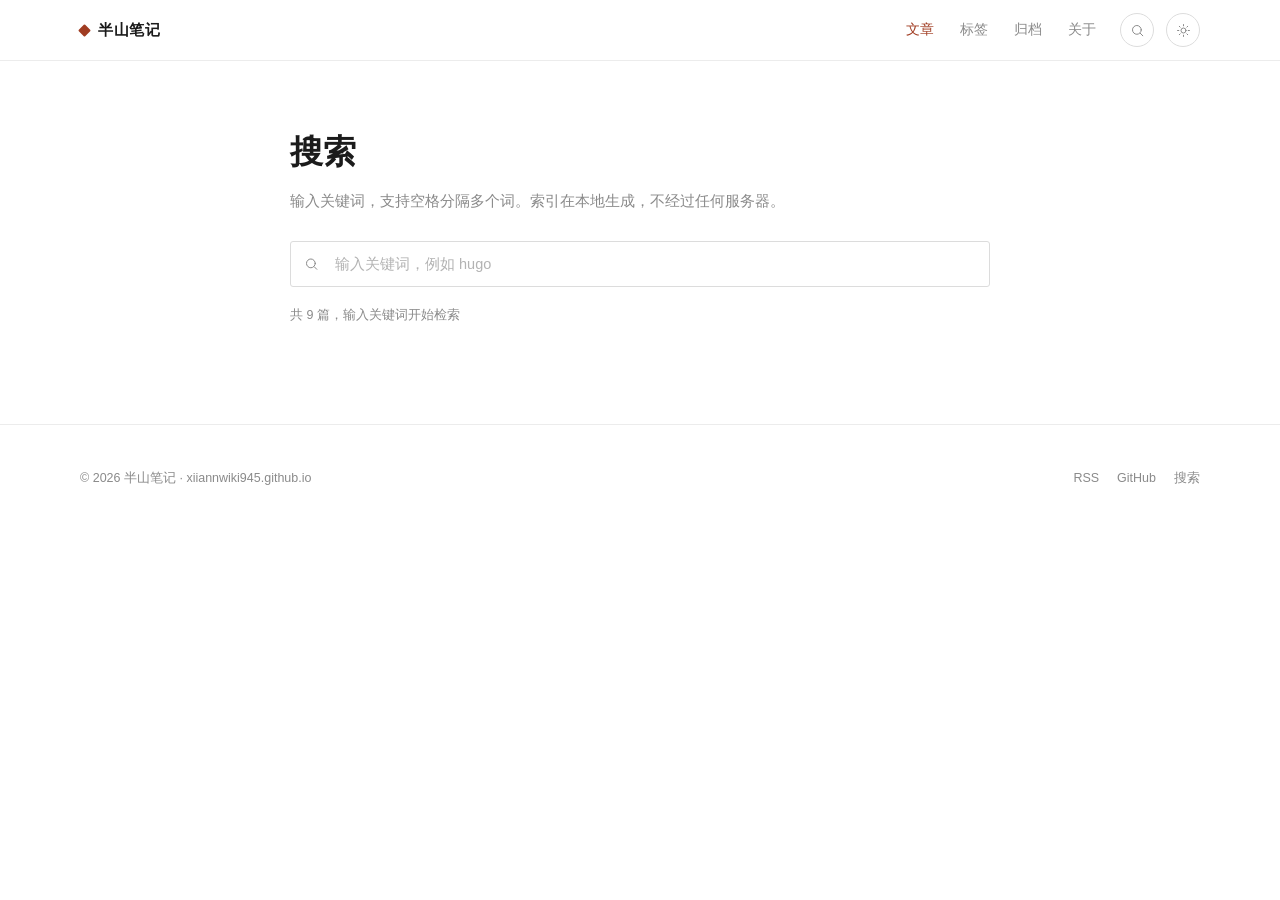
<file: search.html>
<!DOCTYPE html>
<html lang="zh-CN" data-theme="light">
<head>
<meta charset="utf-8">
<meta name="viewport" content="width=device-width, initial-scale=1">
<title>搜索 — 半山笔记</title>
<meta name="description" content="在本地索引中检索半山笔记的全部文章，支持空格分隔多个关键词。">
<link rel="stylesheet" href="assets/style.css">
<link rel="canonical" href="https://xiiannwiki945.github.io/search.html">
<meta property="og:type" content="website">
<meta property="og:site_name" content="半山笔记">
<meta property="og:title" content="搜索 — 半山笔记">
<meta property="og:description" content="在本地索引中检索半山笔记的全部文章，支持空格分隔多个关键词。">
<meta property="og:url" content="https://xiiannwiki945.github.io/search.html">
<meta name="twitter:card" content="summary">

<script>(function(){try{var t=localStorage.getItem("banshan-theme");if(t!=="dark"&&t!=="light"){t=window.matchMedia&&window.matchMedia("(prefers-color-scheme: dark)").matches?"dark":"light";}document.documentElement.setAttribute("data-theme",t);}catch(e){}})();</script>
</head>
<body>
<header class="site-header">
  <div class="wrap site-header__inner">
    <a class="brand serif" href="index.html"><span class="brand-mark" aria-hidden="true"></span>半山笔记</a>
    <nav class="nav" aria-label="主导航">
      <a href="index.html" class="is-accent">文章</a>
      <a href="tags.html">标签</a>
      <a href="archive.html">归档</a>
      <a href="about.html">关于</a>
    </nav>
    <div class="nav-tools">
      <a class="icon-btn" href="search.html" aria-label="搜索">
        <svg viewBox="0 0 24 24" fill="none" stroke="currentColor" stroke-width="1.6" stroke-linecap="round" aria-hidden="true"><circle cx="11" cy="11" r="7"></circle><path d="m16.5 16.5 4 4"></path></svg>
      </a>
      <button class="icon-btn" type="button" data-theme-toggle aria-label="切换主题">
        <svg class="icon-moon" viewBox="0 0 24 24" fill="none" stroke="currentColor" stroke-width="1.6" stroke-linecap="round" stroke-linejoin="round" aria-hidden="true"><path d="M20 14.5A8.5 8.5 0 1 1 9.5 4a7 7 0 0 0 10.5 10.5Z"></path></svg>
        <svg class="icon-sun" viewBox="0 0 24 24" fill="none" stroke="currentColor" stroke-width="1.6" stroke-linecap="round" stroke-linejoin="round" aria-hidden="true"><circle cx="12" cy="12" r="4"></circle><path d="M12 2.5v2M12 19.5v2M2.5 12h2M19.5 12h2M5.2 5.2l1.4 1.4M17.4 17.4l1.4 1.4M18.8 5.2l-1.4 1.4M6.6 17.4l-1.4 1.4"></path></svg>
      </button>
    </div>
  </div>
</header>

<main class="wrap-narrow">
  <section class="page">
    <div class="page-head">
      <h1 class="serif">搜索</h1>
      <p>输入关键词，支持空格分隔多个词。索引在本地生成，不经过任何服务器。</p>
    </div>

    <div class="search-field">
      <span class="search-field__icon" aria-hidden="true">
        <svg viewBox="0 0 24 24" fill="none" stroke="currentColor" stroke-width="1.6" stroke-linecap="round"><circle cx="11" cy="11" r="7"></circle><path d="m16.5 16.5 4 4"></path></svg>
      </span>
      <label class="sr-only" for="search-input">搜索文章</label>
      <input id="search-input" type="search" autocomplete="off" spellcheck="false" placeholder="输入关键词，例如 hugo">
      <button class="search-clear" id="search-clear" type="button" aria-label="清空">
        <svg viewBox="0 0 24 24" width="14" height="14" fill="none" stroke="currentColor" stroke-width="1.8" stroke-linecap="round" aria-hidden="true"><path d="M6 6l12 12M18 6 6 18"></path></svg>
      </button>
    </div>

    <p class="result-count" id="search-count" aria-live="polite">共 3 篇，输入关键词开始检索</p>
    <div id="search-results"></div>
  </section>
</main>

<footer class="site-footer">
  <div class="wrap site-footer__inner">
    <p>© 2026 半山笔记 · xiiannwiki945.github.io</p>
    <div class="footer-links">
      <a href="feed.xml">RSS</a>
      <a href="https://github.com/xiiannwiki945" rel="noopener">GitHub</a>
      <a href="search.html">搜索</a>
    </div>
  </div>
</footer>

<script src="assets/search-index.js" defer></script>
<script src="assets/app.js" defer></script>
</body>
</html>
</file>
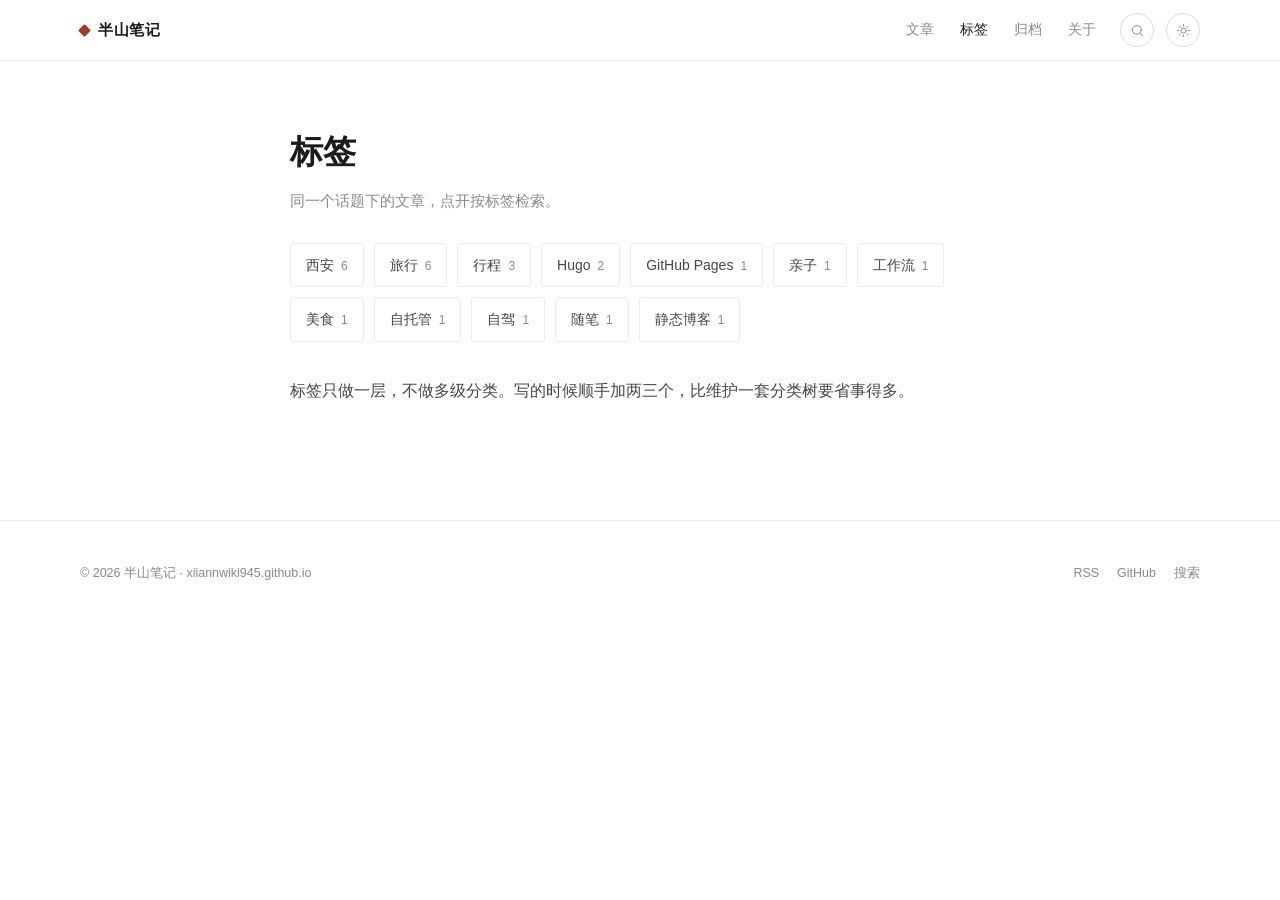
<file: tags.html>
<!DOCTYPE html>
<html lang="zh-CN" data-theme="light">
<head>
<meta charset="utf-8">
<meta name="viewport" content="width=device-width, initial-scale=1">
<title>标签 — 半山笔记</title>
<meta name="description" content="半山笔记的全部标签。">
<link rel="stylesheet" href="assets/style.css">
<link rel="canonical" href="https://xiiannwiki945.github.io/tags.html">
<meta property="og:type" content="website">
<meta property="og:site_name" content="半山笔记">
<meta property="og:title" content="标签 — 半山笔记">
<meta property="og:description" content="半山笔记的全部标签。">
<meta property="og:url" content="https://xiiannwiki945.github.io/tags.html">
<meta name="twitter:card" content="summary">

<script>(function(){try{var t=localStorage.getItem("banshan-theme");if(t!=="dark"&&t!=="light"){t=window.matchMedia&&window.matchMedia("(prefers-color-scheme: dark)").matches?"dark":"light";}document.documentElement.setAttribute("data-theme",t);}catch(e){}})();</script>
</head>
<body>
<header class="site-header">
  <div class="wrap site-header__inner">
    <a class="brand serif" href="index.html"><span class="brand-mark" aria-hidden="true"></span>半山笔记</a>
    <nav class="nav" aria-label="主导航">
      <a href="index.html">文章</a>
      <a href="tags.html" aria-current="page">标签</a>
      <a href="archive.html">归档</a>
      <a href="about.html">关于</a>
    </nav>
    <div class="nav-tools">
      <a class="icon-btn" href="search.html" aria-label="搜索">
        <svg viewBox="0 0 24 24" fill="none" stroke="currentColor" stroke-width="1.6" stroke-linecap="round" aria-hidden="true"><circle cx="11" cy="11" r="7"></circle><path d="m16.5 16.5 4 4"></path></svg>
      </a>
      <button class="icon-btn" type="button" data-theme-toggle aria-label="切换主题">
        <svg class="icon-moon" viewBox="0 0 24 24" fill="none" stroke="currentColor" stroke-width="1.6" stroke-linecap="round" stroke-linejoin="round" aria-hidden="true"><path d="M20 14.5A8.5 8.5 0 1 1 9.5 4a7 7 0 0 0 10.5 10.5Z"></path></svg>
        <svg class="icon-sun" viewBox="0 0 24 24" fill="none" stroke="currentColor" stroke-width="1.6" stroke-linecap="round" stroke-linejoin="round" aria-hidden="true"><circle cx="12" cy="12" r="4"></circle><path d="M12 2.5v2M12 19.5v2M2.5 12h2M19.5 12h2M5.2 5.2l1.4 1.4M17.4 17.4l1.4 1.4M18.8 5.2l-1.4 1.4M6.6 17.4l-1.4 1.4"></path></svg>
      </button>
    </div>
  </div>
</header>

<main class="wrap-narrow">
  <section class="page">
    <div class="page-head">
      <h1 class="serif">标签</h1>
      <p>同一个话题下的文章，点开按标签检索。</p>
    </div>

    <div class="tag-grid">
      <a class="tag-chip" href="search.html?q=%E8%A5%BF%E5%AE%89">西安<span class="count">6</span></a>
      <a class="tag-chip" href="search.html?q=%E6%97%85%E8%A1%8C">旅行<span class="count">6</span></a>
      <a class="tag-chip" href="search.html?q=%E8%A1%8C%E7%A8%8B">行程<span class="count">3</span></a>
      <a class="tag-chip" href="search.html?q=Hugo">Hugo<span class="count">2</span></a>
      <a class="tag-chip" href="search.html?q=GitHub%20Pages">GitHub Pages<span class="count">1</span></a>
      <a class="tag-chip" href="search.html?q=%E4%BA%B2%E5%AD%90">亲子<span class="count">1</span></a>
      <a class="tag-chip" href="search.html?q=%E5%B7%A5%E4%BD%9C%E6%B5%81">工作流<span class="count">1</span></a>
      <a class="tag-chip" href="search.html?q=%E7%BE%8E%E9%A3%9F">美食<span class="count">1</span></a>
      <a class="tag-chip" href="search.html?q=%E8%87%AA%E6%89%98%E7%AE%A1">自托管<span class="count">1</span></a>
      <a class="tag-chip" href="search.html?q=%E8%87%AA%E9%A9%BE">自驾<span class="count">1</span></a>
      <a class="tag-chip" href="search.html?q=%E9%9A%8F%E7%AC%94">随笔<span class="count">1</span></a>
      <a class="tag-chip" href="search.html?q=%E9%9D%99%E6%80%81%E5%8D%9A%E5%AE%A2">静态博客<span class="count">1</span></a>
    </div>

    <div class="about-block">
      <p>标签只做一层，不做多级分类。写的时候顺手加两三个，比维护一套分类树要省事得多。</p>
    </div>
  </section>
</main>

<footer class="site-footer">
  <div class="wrap site-footer__inner">
    <p>© 2026 半山笔记 · xiiannwiki945.github.io</p>
    <div class="footer-links">
      <a href="feed.xml">RSS</a>
      <a href="https://github.com/xiiannwiki945" rel="noopener">GitHub</a>
      <a href="search.html">搜索</a>
    </div>
  </div>
</footer>

<script src="assets/app.js" defer></script>
</body>
</html>
</file>
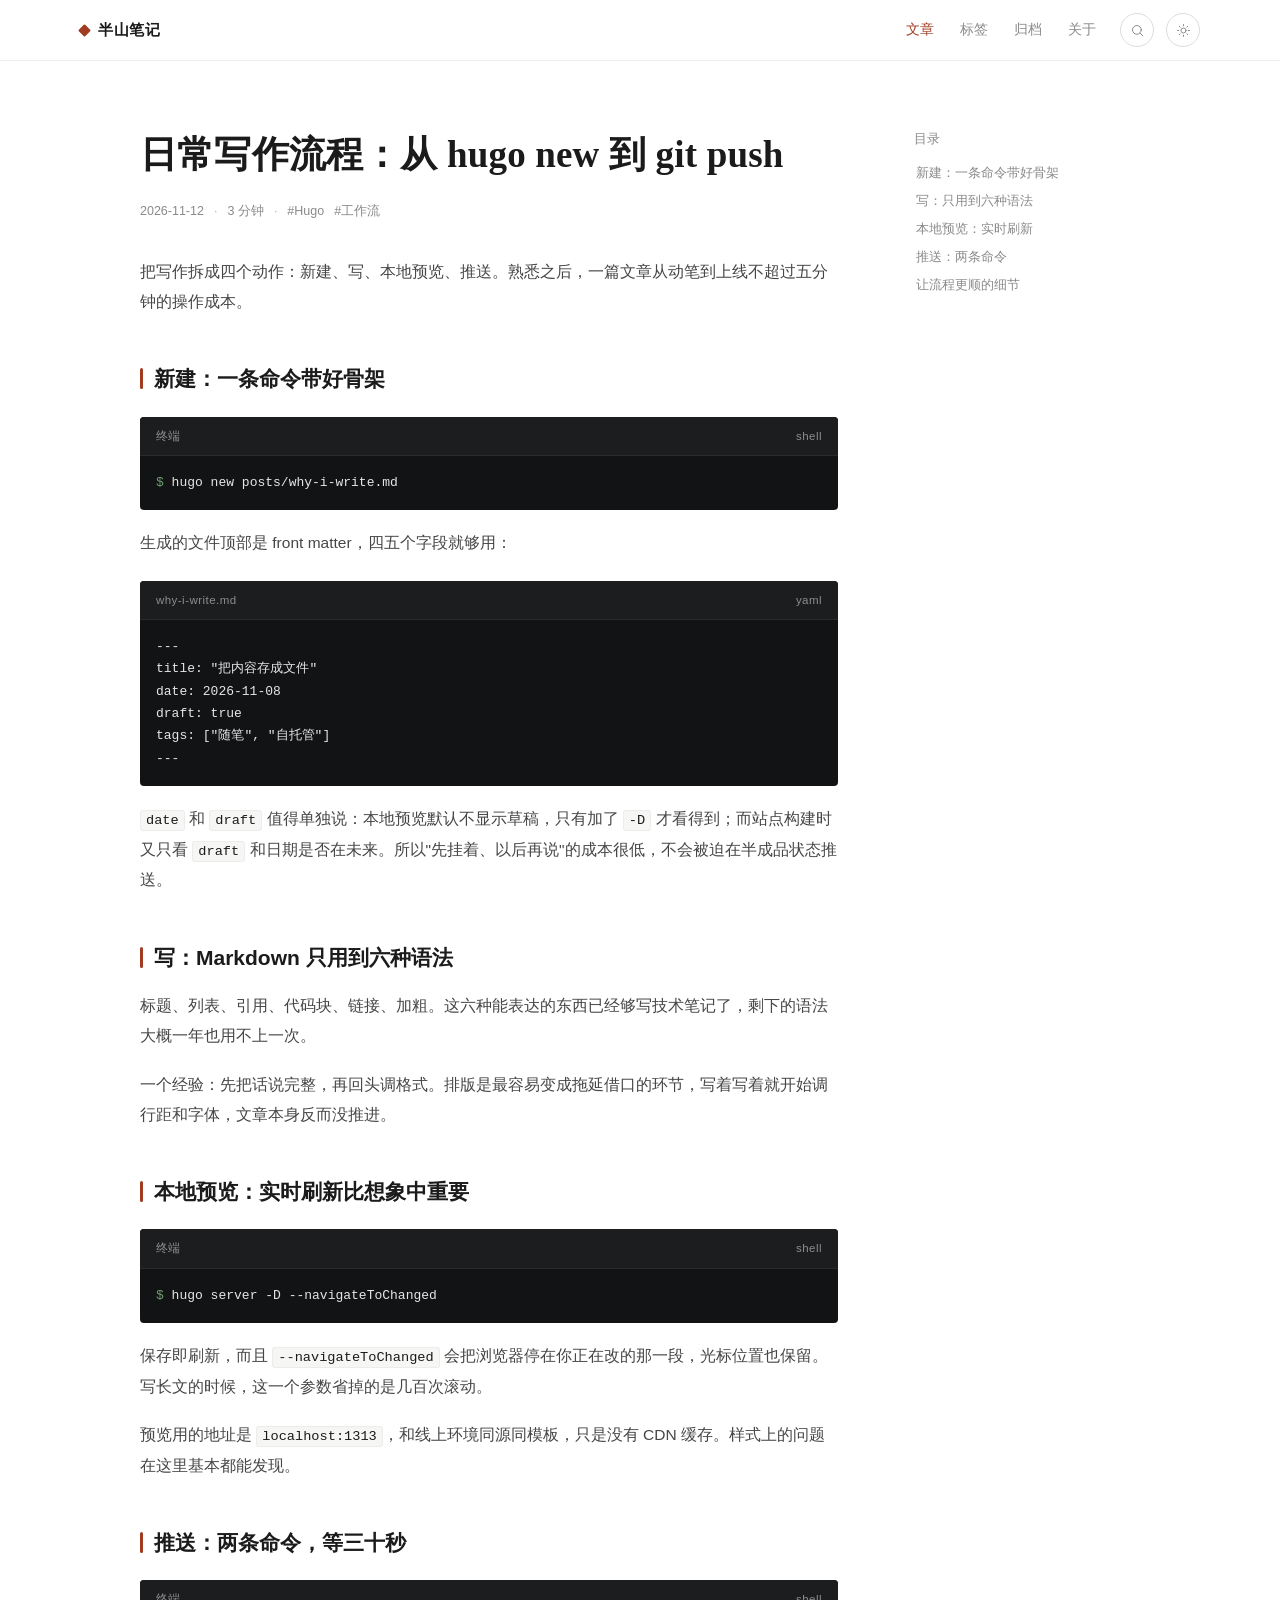
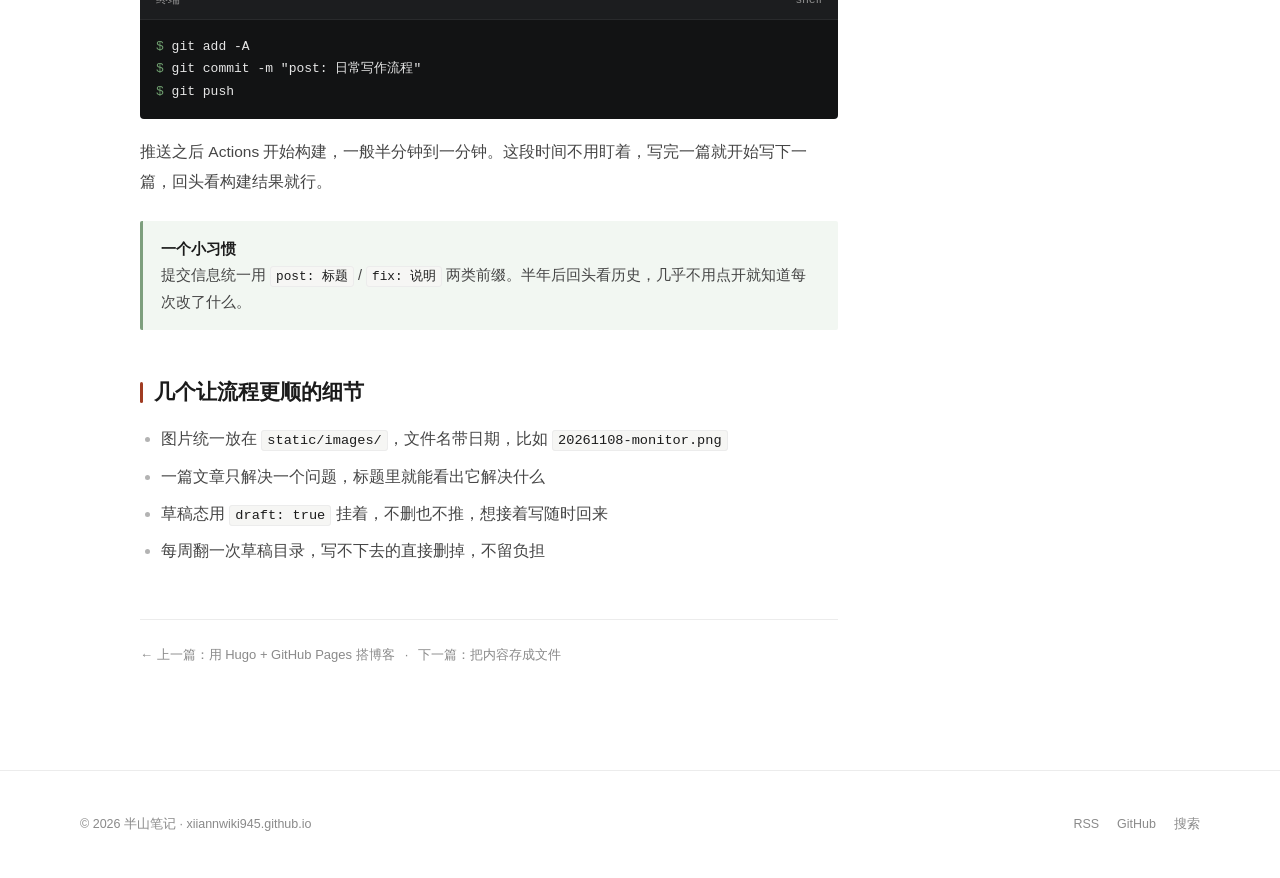
<file: writing-workflow.html>
<!DOCTYPE html>
<html lang="zh-CN" data-theme="light">
<head>
<meta charset="utf-8">
<meta name="viewport" content="width=device-width, initial-scale=1">
<title>日常写作流程：从 hugo new 到 git push — 半山笔记</title>
<meta name="description" content="把写作拆成四个动作：新建、写、本地预览、推送。熟悉之后，一篇文章从动笔到上线不超过五分钟的操作成本。">
<link rel="stylesheet" href="assets/style.css">
<link rel="canonical" href="https://xiiannwiki945.github.io/writing-workflow.html">
<meta property="og:type" content="website">
<meta property="og:site_name" content="半山笔记">
<meta property="og:title" content="日常写作流程：从 hugo new 到 git push — 半山笔记">
<meta property="og:description" content="把写作拆成四个动作：新建、写、本地预览、推送。熟悉之后，一篇文章从动笔到上线不超过五分钟的操作成本。">
<meta property="og:url" content="https://xiiannwiki945.github.io/writing-workflow.html">
<meta name="twitter:card" content="summary">

<script>(function(){try{var t=localStorage.getItem("banshan-theme");if(t!=="dark"&&t!=="light"){t=window.matchMedia&&window.matchMedia("(prefers-color-scheme: dark)").matches?"dark":"light";}document.documentElement.setAttribute("data-theme",t);}catch(e){}})();</script>
</head>
<body>
<header class="site-header">
  <div class="wrap site-header__inner">
    <a class="brand serif" href="index.html"><span class="brand-mark" aria-hidden="true"></span>半山笔记</a>
    <nav class="nav" aria-label="主导航">
      <a href="index.html" class="is-accent">文章</a>
      <a href="tags.html">标签</a>
      <a href="archive.html">归档</a>
      <a href="about.html">关于</a>
    </nav>
    <div class="nav-tools">
      <a class="icon-btn" href="search.html" aria-label="搜索">
        <svg viewBox="0 0 24 24" fill="none" stroke="currentColor" stroke-width="1.6" stroke-linecap="round" aria-hidden="true"><circle cx="11" cy="11" r="7"></circle><path d="m16.5 16.5 4 4"></path></svg>
      </a>
      <button class="icon-btn" type="button" data-theme-toggle aria-label="切换主题">
        <svg class="icon-moon" viewBox="0 0 24 24" fill="none" stroke="currentColor" stroke-width="1.6" stroke-linecap="round" stroke-linejoin="round" aria-hidden="true"><path d="M20 14.5A8.5 8.5 0 1 1 9.5 4a7 7 0 0 0 10.5 10.5Z"></path></svg>
        <svg class="icon-sun" viewBox="0 0 24 24" fill="none" stroke="currentColor" stroke-width="1.6" stroke-linecap="round" stroke-linejoin="round" aria-hidden="true"><circle cx="12" cy="12" r="4"></circle><path d="M12 2.5v2M12 19.5v2M2.5 12h2M19.5 12h2M5.2 5.2l1.4 1.4M17.4 17.4l1.4 1.4M18.8 5.2l-1.4 1.4M6.6 17.4l-1.4 1.4"></path></svg>
      </button>
    </div>
  </div>
</header>

<main class="wrap">
  <div class="post-layout">
    <article class="post">
      <header class="post-header">
        <h1 class="serif">日常写作流程：从 hugo new 到 git push</h1>
        <div class="meta-line">
          <time datetime="2026-11-12">2026-11-12</time>
          <span class="meta-sep">·</span>
          <span>3 分钟</span>
          <span class="meta-sep">·</span>
          <a href="tags.html">#Hugo</a>
          <a href="tags.html">#工作流</a>
        </div>
      </header>

      <div class="prose">
        <p>把写作拆成四个动作：新建、写、本地预览、推送。熟悉之后，一篇文章从动笔到上线不超过五分钟的操作成本。</p>

        <h2 id="new">新建：一条命令带好骨架</h2>
        <figure class="code-block">
          <figcaption class="code-block__head"><span>终端</span><span>shell</span></figcaption>
          <pre><code><span class="code-prompt">$</span> hugo new posts/why-i-write.md</code></pre>
        </figure>
        <p>生成的文件顶部是 front matter，四五个字段就够用：</p>
        <figure class="code-block">
          <figcaption class="code-block__head"><span>why-i-write.md</span><span>yaml</span></figcaption>
          <pre><code>---
title: "把内容存成文件"
date: 2026-11-08
draft: true
tags: ["随笔", "自托管"]
---</code></pre>
        </figure>
        <p><code>date</code> 和 <code>draft</code> 值得单独说：本地预览默认不显示草稿，只有加了 <code>-D</code> 才看得到；而站点构建时又只看 <code>draft</code> 和日期是否在未来。所以"先挂着、以后再说"的成本很低，不会被迫在半成品状态推送。</p>

        <h2 id="write">写：Markdown 只用到六种语法</h2>
        <p>标题、列表、引用、代码块、链接、加粗。这六种能表达的东西已经够写技术笔记了，剩下的语法大概一年也用不上一次。</p>
        <p>一个经验：先把话说完整，再回头调格式。排版是最容易变成拖延借口的环节，写着写着就开始调行距和字体，文章本身反而没推进。</p>

        <h2 id="preview">本地预览：实时刷新比想象中重要</h2>
        <figure class="code-block">
          <figcaption class="code-block__head"><span>终端</span><span>shell</span></figcaption>
          <pre><code><span class="code-prompt">$</span> hugo server -D --navigateToChanged</code></pre>
        </figure>
        <p>保存即刷新，而且 <code>--navigateToChanged</code> 会把浏览器停在你正在改的那一段，光标位置也保留。写长文的时候，这一个参数省掉的是几百次滚动。</p>
        <p>预览用的地址是 <code>localhost:1313</code>，和线上环境同源同模板，只是没有 CDN 缓存。样式上的问题在这里基本都能发现。</p>

        <h2 id="push">推送：两条命令，等三十秒</h2>
        <figure class="code-block">
          <figcaption class="code-block__head"><span>终端</span><span>shell</span></figcaption>
          <pre><code><span class="code-prompt">$</span> git add -A
<span class="code-prompt">$</span> git commit -m "post: 日常写作流程"
<span class="code-prompt">$</span> git push</code></pre>
        </figure>
        <p>推送之后 Actions 开始构建，一般半分钟到一分钟。这段时间不用盯着，写完一篇就开始写下一篇，回头看构建结果就行。</p>
        <div class="callout">
          <p><strong>一个小习惯</strong><br>提交信息统一用 <code>post: 标题</code> / <code>fix: 说明</code> 两类前缀。半年后回头看历史，几乎不用点开就知道每次改了什么。</p>
        </div>

        <h2 id="habits">几个让流程更顺的细节</h2>
        <ul>
          <li>图片统一放在 <code>static/images/</code>，文件名带日期，比如 <code>20261108-monitor.png</code></li>
          <li>一篇文章只解决一个问题，标题里就能看出它解决什么</li>
          <li>草稿态用 <code>draft: true</code> 挂着，不删也不推，想接着写随时回来</li>
          <li>每周翻一次草稿目录，写不下去的直接删掉，不留负担</li>
        </ul>
      </div>

      <div class="post-foot">
        <a href="hugo-github-pages.html">← 上一篇：用 Hugo + GitHub Pages 搭博客</a>
        <span aria-hidden="true">·</span>
        <a href="content-as-files.html">下一篇：把内容存成文件</a>
      </div>
    </article>

    <aside class="toc" aria-label="目录">
      <h2 class="toc__title">目录</h2>
      <a href="#new">新建：一条命令带好骨架</a>
      <a href="#write">写：只用到六种语法</a>
      <a href="#preview">本地预览：实时刷新</a>
      <a href="#push">推送：两条命令</a>
      <a href="#habits">让流程更顺的细节</a>
    </aside>
  </div>
</main>

<footer class="site-footer">
  <div class="wrap site-footer__inner">
    <p>© 2026 半山笔记 · xiiannwiki945.github.io</p>
    <div class="footer-links">
      <a href="feed.xml">RSS</a>
      <a href="https://github.com/xiiannwiki945" rel="noopener">GitHub</a>
      <a href="search.html">搜索</a>
    </div>
  </div>
</footer>

<script src="assets/app.js" defer></script>
</body>
</html>
</file>
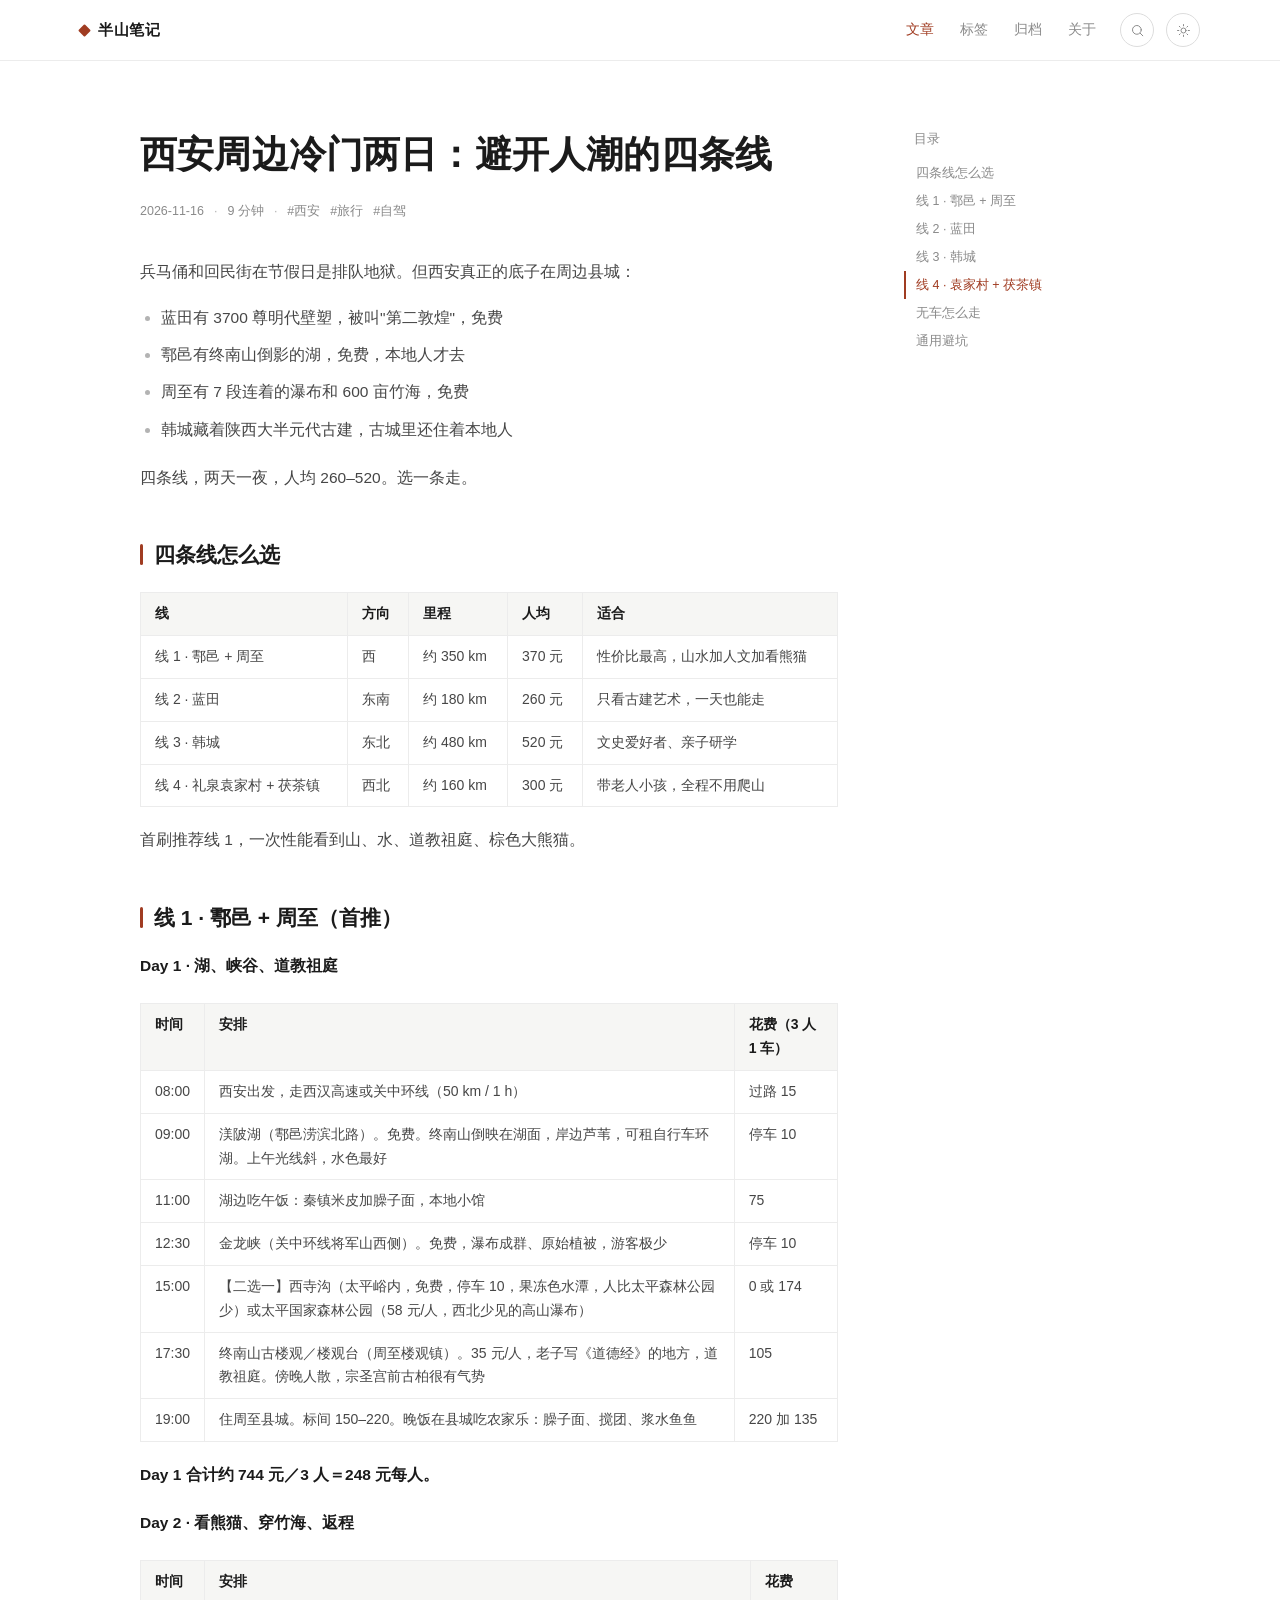
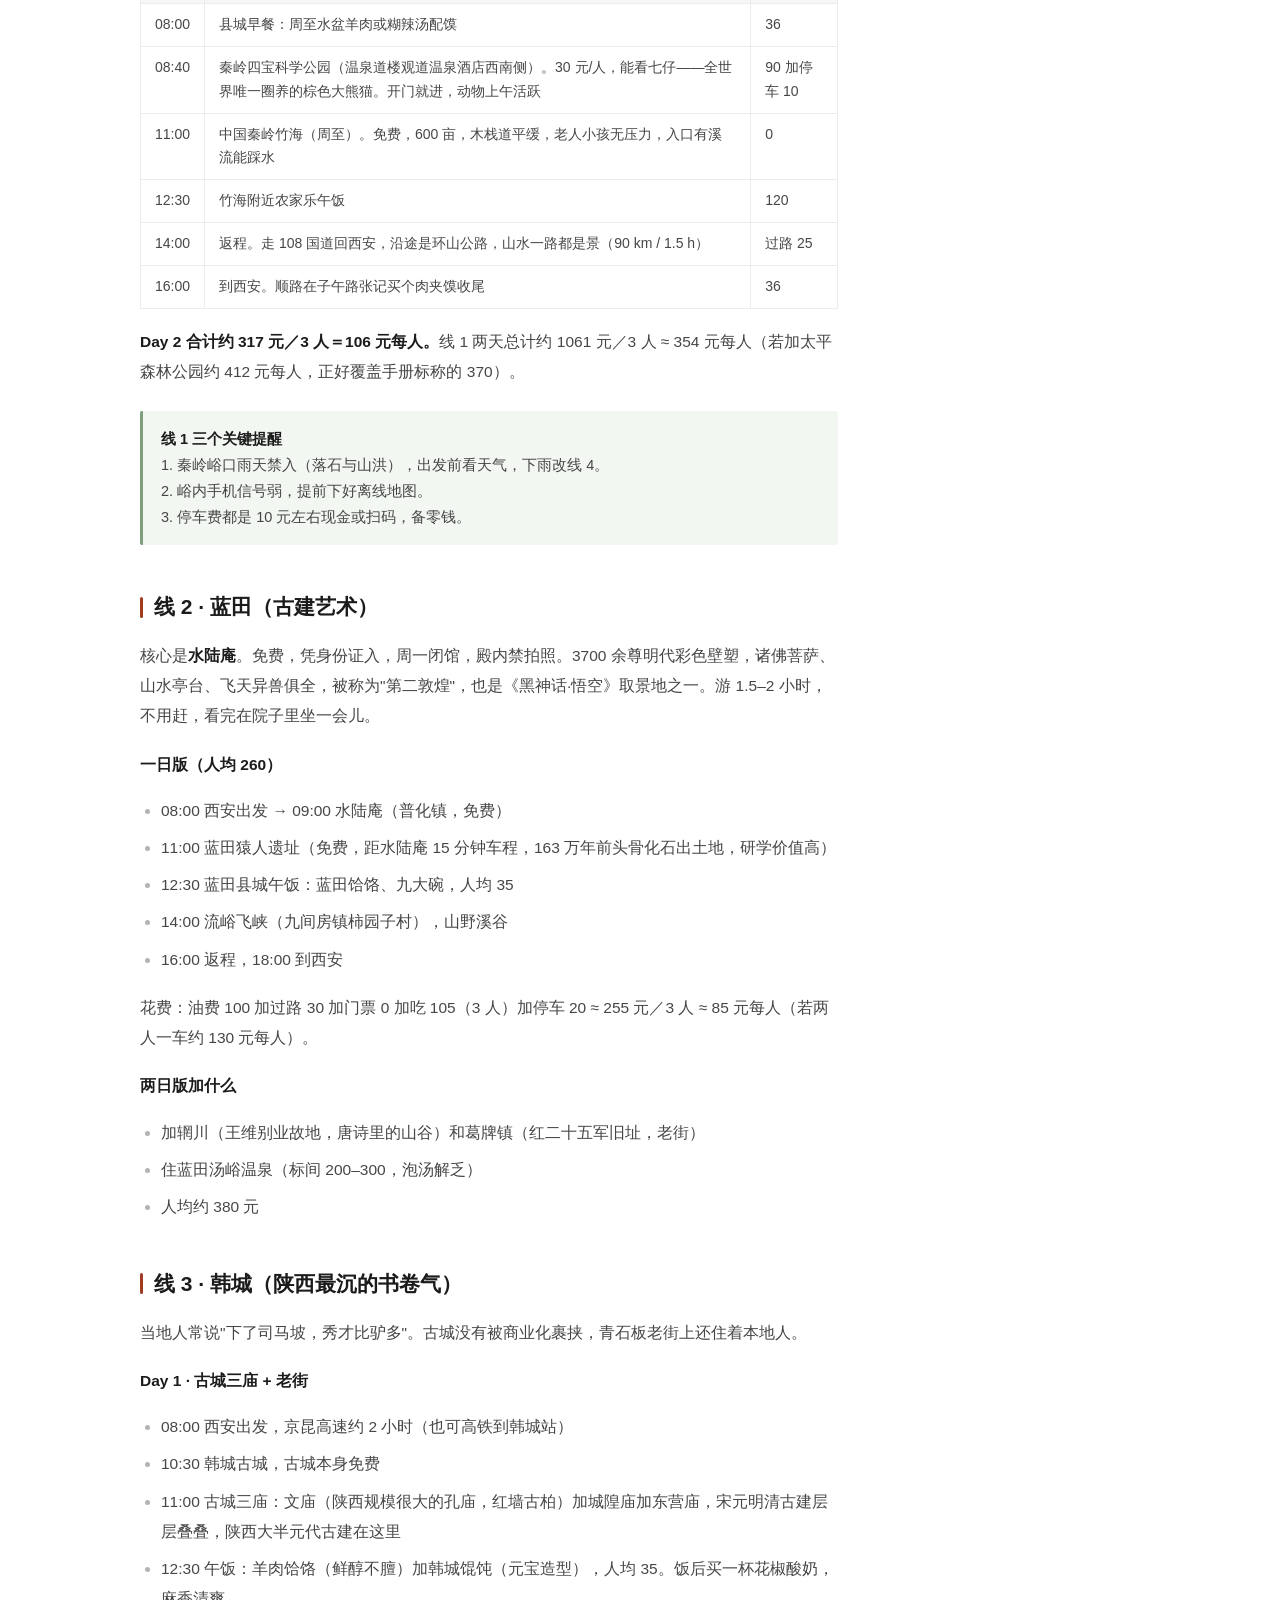
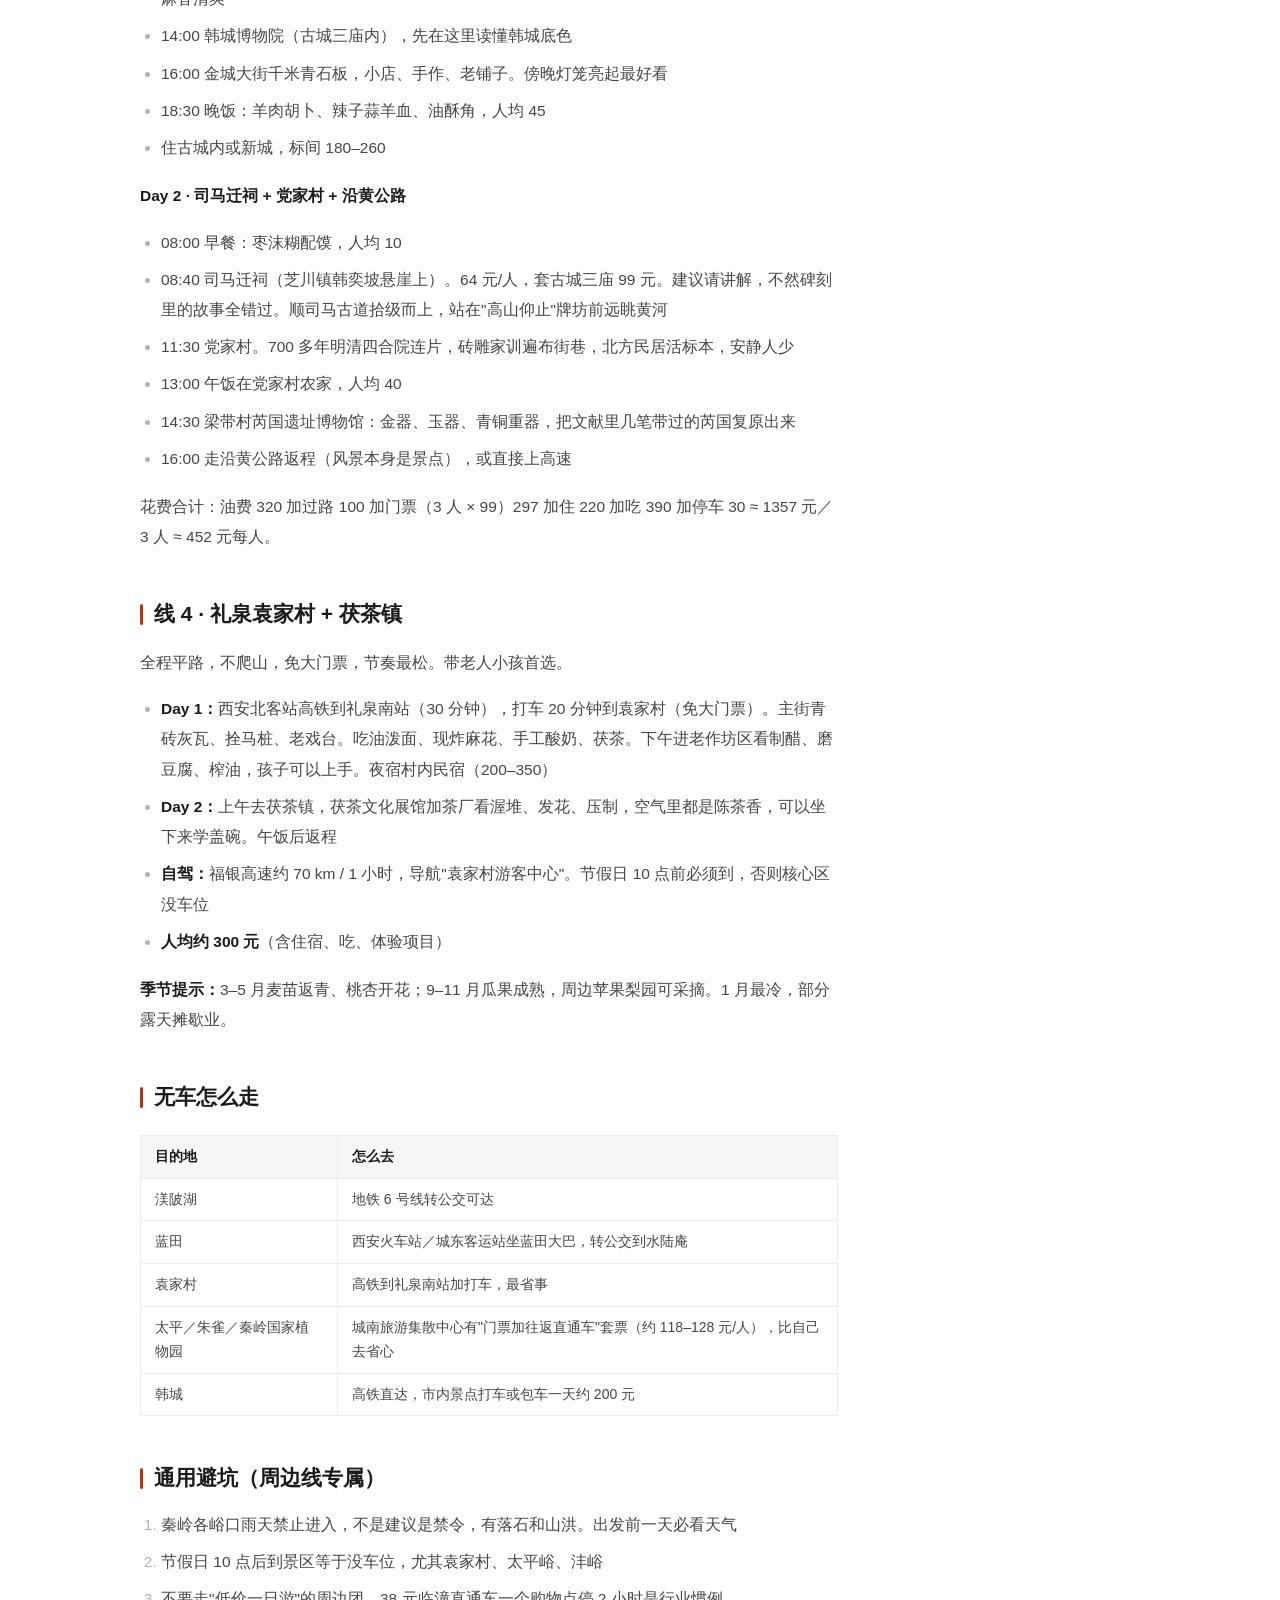
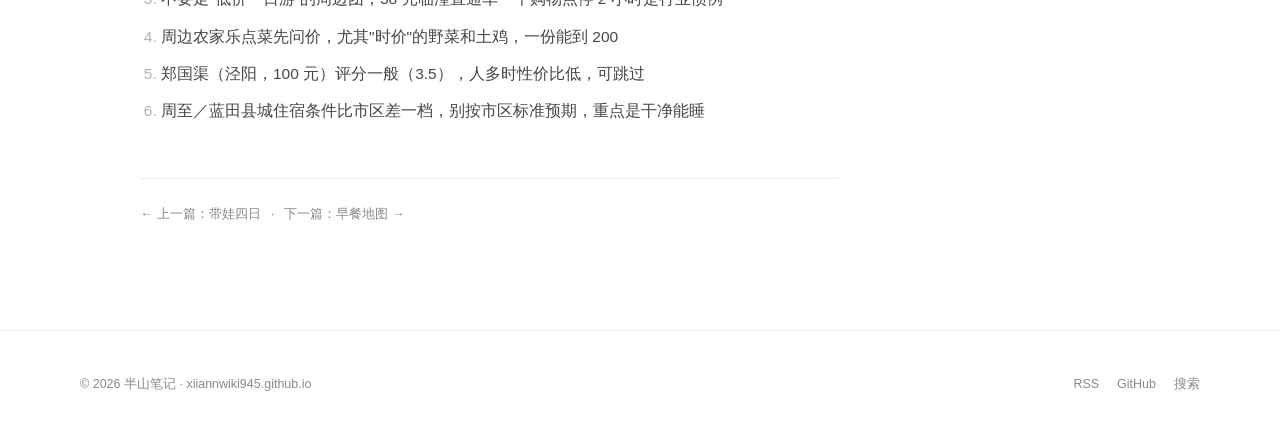
<file: xian-around.html>
<!DOCTYPE html>
<html lang="zh-CN" data-theme="light">
<head>
<meta charset="utf-8">
<meta name="viewport" content="width=device-width, initial-scale=1">
<title>西安周边冷门两日：避开人潮的四条线 — 半山笔记</title>
<meta name="description" content="兵马俑和回民街在节假日是排队地狱，但西安真正的底子在周边县城。四条线，两天一夜，人均 260 到 520，几乎全免费。">
<link rel="stylesheet" href="assets/style.css">
<link rel="canonical" href="https://xiiannwiki945.github.io/xian-around.html">
<meta property="og:type" content="article">
<meta property="og:site_name" content="半山笔记">
<meta property="og:title" content="西安周边冷门两日：避开人潮的四条线">
<meta property="og:description" content="兵马俑和回民街在节假日是排队地狱，但西安真正的底子在周边县城。四条线，两天一夜，人均 260 到 520，几乎全免费。">
<meta property="og:url" content="https://xiiannwiki945.github.io/xian-around.html">
<meta name="twitter:card" content="summary">
<link rel="alternate" type="application/rss+xml" title="半山笔记" href="feed.xml">

<script>(function(){try{var t=localStorage.getItem("banshan-theme");if(t!=="dark"&&t!=="light"){t=window.matchMedia&&window.matchMedia("(prefers-color-scheme: dark)").matches?"dark":"light";}document.documentElement.setAttribute("data-theme",t);}catch(e){}})();</script>
</head>
<body>
<header class="site-header">
  <div class="wrap site-header__inner">
    <a class="brand serif" href="index.html"><span class="brand-mark" aria-hidden="true"></span>半山笔记</a>
    <nav class="nav" aria-label="主导航">
      <a href="index.html" class="is-accent">文章</a>
      <a href="tags.html">标签</a>
      <a href="archive.html">归档</a>
      <a href="about.html">关于</a>
    </nav>
    <div class="nav-tools">
      <a class="icon-btn" href="search.html" aria-label="搜索">
        <svg viewBox="0 0 24 24" fill="none" stroke="currentColor" stroke-width="1.6" stroke-linecap="round" aria-hidden="true"><circle cx="11" cy="11" r="7"></circle><path d="m16.5 16.5 4 4"></path></svg>
      </a>
      <button class="icon-btn" type="button" data-theme-toggle aria-label="切换主题">
        <svg class="icon-moon" viewBox="0 0 24 24" fill="none" stroke="currentColor" stroke-width="1.6" stroke-linecap="round" stroke-linejoin="round" aria-hidden="true"><path d="M20 14.5A8.5 8.5 0 1 1 9.5 4a7 7 0 0 0 10.5 10.5Z"></path></svg>
        <svg class="icon-sun" viewBox="0 0 24 24" fill="none" stroke="currentColor" stroke-width="1.6" stroke-linecap="round" stroke-linejoin="round" aria-hidden="true"><circle cx="12" cy="12" r="4"></circle><path d="M12 2.5v2M12 19.5v2M2.5 12h2M19.5 12h2M5.2 5.2l1.4 1.4M17.4 17.4l1.4 1.4M18.8 5.2l-1.4 1.4M6.6 17.4l-1.4 1.4"></path></svg>
      </button>
    </div>
  </div>
</header>

<main class="wrap">
  <div class="post-layout">
    <article class="post">
      <header class="post-header">
        <h1 class="serif">西安周边冷门两日：避开人潮的四条线</h1>
        <div class="meta-line">
          <time datetime="2026-11-16">2026-11-16</time>
          <span class="meta-sep">·</span>
          <span>9 分钟</span>
          <span class="meta-sep">·</span>
          <a href="tags.html">#西安</a>
          <a href="tags.html">#旅行</a>
          <a href="tags.html">#自驾</a>
        </div>
      </header>

      <div class="prose">
        <p>兵马俑和回民街在节假日是排队地狱。但西安真正的底子在周边县城：</p>
        <ul>
          <li>蓝田有 3700 尊明代壁塑，被叫"第二敦煌"，免费</li>
          <li>鄠邑有终南山倒影的湖，免费，本地人才去</li>
          <li>周至有 7 段连着的瀑布和 600 亩竹海，免费</li>
          <li>韩城藏着陕西大半元代古建，古城里还住着本地人</li>
        </ul>
        <p>四条线，两天一夜，人均 260–520。选一条走。</p>

        <h2 id="choose">四条线怎么选</h2>
        <div class="table-wrap">
          <table>
            <thead>
              <tr><th>线</th><th>方向</th><th>里程</th><th>人均</th><th>适合</th></tr>
            </thead>
            <tbody>
              <tr><td>线 1 · 鄠邑 + 周至</td><td>西</td><td>约 350 km</td><td>370 元</td><td>性价比最高，山水加人文加看熊猫</td></tr>
              <tr><td>线 2 · 蓝田</td><td>东南</td><td>约 180 km</td><td>260 元</td><td>只看古建艺术，一天也能走</td></tr>
              <tr><td>线 3 · 韩城</td><td>东北</td><td>约 480 km</td><td>520 元</td><td>文史爱好者、亲子研学</td></tr>
              <tr><td>线 4 · 礼泉袁家村 + 茯茶镇</td><td>西北</td><td>约 160 km</td><td>300 元</td><td>带老人小孩，全程不用爬山</td></tr>
            </tbody>
          </table>
        </div>
        <p>首刷推荐线 1，一次性能看到山、水、道教祖庭、棕色大熊猫。</p>

        <h2 id="line-1">线 1 · 鄠邑 + 周至（首推）</h2>
        <p><strong>Day 1 · 湖、峡谷、道教祖庭</strong></p>
        <div class="table-wrap">
          <table>
            <thead>
              <tr><th>时间</th><th>安排</th><th>花费（3 人 1 车）</th></tr>
            </thead>
            <tbody>
              <tr><td>08:00</td><td>西安出发，走西汉高速或关中环线（50 km / 1 h）</td><td>过路 15</td></tr>
              <tr><td>09:00</td><td>渼陂湖（鄠邑涝滨北路）。免费。终南山倒映在湖面，岸边芦苇，可租自行车环湖。上午光线斜，水色最好</td><td>停车 10</td></tr>
              <tr><td>11:00</td><td>湖边吃午饭：秦镇米皮加臊子面，本地小馆</td><td>75</td></tr>
              <tr><td>12:30</td><td>金龙峡（关中环线将军山西侧）。免费，瀑布成群、原始植被，游客极少</td><td>停车 10</td></tr>
              <tr><td>15:00</td><td>【二选一】西寺沟（太平峪内，免费，停车 10，果冻色水潭，人比太平森林公园少）或太平国家森林公园（58 元/人，西北少见的高山瀑布）</td><td>0 或 174</td></tr>
              <tr><td>17:30</td><td>终南山古楼观／楼观台（周至楼观镇）。35 元/人，老子写《道德经》的地方，道教祖庭。傍晚人散，宗圣宫前古柏很有气势</td><td>105</td></tr>
              <tr><td>19:00</td><td>住周至县城。标间 150–220。晚饭在县城吃农家乐：臊子面、搅团、浆水鱼鱼</td><td>220 加 135</td></tr>
            </tbody>
          </table>
        </div>
        <p><strong>Day 1 合计约 744 元／3 人＝248 元每人。</strong></p>

        <p><strong>Day 2 · 看熊猫、穿竹海、返程</strong></p>
        <div class="table-wrap">
          <table>
            <thead>
              <tr><th>时间</th><th>安排</th><th>花费</th></tr>
            </thead>
            <tbody>
              <tr><td>08:00</td><td>县城早餐：周至水盆羊肉或糊辣汤配馍</td><td>36</td></tr>
              <tr><td>08:40</td><td>秦岭四宝科学公园（温泉道楼观道温泉酒店西南侧）。30 元/人，能看七仔——全世界唯一圈养的棕色大熊猫。开门就进，动物上午活跃</td><td>90 加停车 10</td></tr>
              <tr><td>11:00</td><td>中国秦岭竹海（周至）。免费，600 亩，木栈道平缓，老人小孩无压力，入口有溪流能踩水</td><td>0</td></tr>
              <tr><td>12:30</td><td>竹海附近农家乐午饭</td><td>120</td></tr>
              <tr><td>14:00</td><td>返程。走 108 国道回西安，沿途是环山公路，山水一路都是景（90 km / 1.5 h）</td><td>过路 25</td></tr>
              <tr><td>16:00</td><td>到西安。顺路在子午路张记买个肉夹馍收尾</td><td>36</td></tr>
            </tbody>
          </table>
        </div>
        <p><strong>Day 2 合计约 317 元／3 人＝106 元每人。</strong>线 1 两天总计约 1061 元／3 人 ≈ 354 元每人（若加太平森林公园约 412 元每人，正好覆盖手册标称的 370）。</p>

        <div class="callout">
          <p><strong>线 1 三个关键提醒</strong><br>
          1. 秦岭峪口雨天禁入（落石与山洪），出发前看天气，下雨改线 4。<br>
          2. 峪内手机信号弱，提前下好离线地图。<br>
          3. 停车费都是 10 元左右现金或扫码，备零钱。</p>
        </div>

        <h2 id="line-2">线 2 · 蓝田（古建艺术）</h2>
        <p>核心是<strong>水陆庵</strong>。免费，凭身份证入，周一闭馆，殿内禁拍照。3700 余尊明代彩色壁塑，诸佛菩萨、山水亭台、飞天异兽俱全，被称为"第二敦煌"，也是《黑神话·悟空》取景地之一。游 1.5–2 小时，不用赶，看完在院子里坐一会儿。</p>

        <p><strong>一日版（人均 260）</strong></p>
        <ul>
          <li>08:00 西安出发 → 09:00 水陆庵（普化镇，免费）</li>
          <li>11:00 蓝田猿人遗址（免费，距水陆庵 15 分钟车程，163 万年前头骨化石出土地，研学价值高）</li>
          <li>12:30 蓝田县城午饭：蓝田饸饹、九大碗，人均 35</li>
          <li>14:00 流峪飞峡（九间房镇柿园子村），山野溪谷</li>
          <li>16:00 返程，18:00 到西安</li>
        </ul>
        <p>花费：油费 100 加过路 30 加门票 0 加吃 105（3 人）加停车 20 ≈ 255 元／3 人 ≈ 85 元每人（若两人一车约 130 元每人）。</p>

        <p><strong>两日版加什么</strong></p>
        <ul>
          <li>加辋川（王维别业故地，唐诗里的山谷）和葛牌镇（红二十五军旧址，老街）</li>
          <li>住蓝田汤峪温泉（标间 200–300，泡汤解乏）</li>
          <li>人均约 380 元</li>
        </ul>

        <h2 id="line-3">线 3 · 韩城（陕西最沉的书卷气）</h2>
        <p>当地人常说"下了司马坡，秀才比驴多"。古城没有被商业化裹挟，青石板老街上还住着本地人。</p>

        <p><strong>Day 1 · 古城三庙 + 老街</strong></p>
        <ul>
          <li>08:00 西安出发，京昆高速约 2 小时（也可高铁到韩城站）</li>
          <li>10:30 韩城古城，古城本身免费</li>
          <li>11:00 古城三庙：文庙（陕西规模很大的孔庙，红墙古柏）加城隍庙加东营庙，宋元明清古建层层叠叠，陕西大半元代古建在这里</li>
          <li>12:30 午饭：羊肉饸饹（鲜醇不膻）加韩城馄饨（元宝造型），人均 35。饭后买一杯花椒酸奶，麻香清爽</li>
          <li>14:00 韩城博物院（古城三庙内），先在这里读懂韩城底色</li>
          <li>16:00 金城大街千米青石板，小店、手作、老铺子。傍晚灯笼亮起最好看</li>
          <li>18:30 晚饭：羊肉胡卜、辣子蒜羊血、油酥角，人均 45</li>
          <li>住古城内或新城，标间 180–260</li>
        </ul>

        <p><strong>Day 2 · 司马迁祠 + 党家村 + 沿黄公路</strong></p>
        <ul>
          <li>08:00 早餐：枣沫糊配馍，人均 10</li>
          <li>08:40 司马迁祠（芝川镇韩奕坡悬崖上）。64 元/人，套古城三庙 99 元。建议请讲解，不然碑刻里的故事全错过。顺司马古道拾级而上，站在"高山仰止"牌坊前远眺黄河</li>
          <li>11:30 党家村。700 多年明清四合院连片，砖雕家训遍布街巷，北方民居活标本，安静人少</li>
          <li>13:00 午饭在党家村农家，人均 40</li>
          <li>14:30 梁带村芮国遗址博物馆：金器、玉器、青铜重器，把文献里几笔带过的芮国复原出来</li>
          <li>16:00 走沿黄公路返程（风景本身是景点），或直接上高速</li>
        </ul>
        <p>花费合计：油费 320 加过路 100 加门票（3 人 × 99）297 加住 220 加吃 390 加停车 30 ≈ 1357 元／3 人 ≈ 452 元每人。</p>

        <h2 id="line-4">线 4 · 礼泉袁家村 + 茯茶镇</h2>
        <p>全程平路，不爬山，免大门票，节奏最松。带老人小孩首选。</p>
        <ul>
          <li><strong>Day 1：</strong>西安北客站高铁到礼泉南站（30 分钟），打车 20 分钟到袁家村（免大门票）。主街青砖灰瓦、拴马桩、老戏台。吃油泼面、现炸麻花、手工酸奶、茯茶。下午进老作坊区看制醋、磨豆腐、榨油，孩子可以上手。夜宿村内民宿（200–350）</li>
          <li><strong>Day 2：</strong>上午去茯茶镇，茯茶文化展馆加茶厂看渥堆、发花、压制，空气里都是陈茶香，可以坐下来学盖碗。午饭后返程</li>
          <li><strong>自驾：</strong>福银高速约 70 km / 1 小时，导航"袁家村游客中心"。节假日 10 点前必须到，否则核心区没车位</li>
          <li><strong>人均约 300 元</strong>（含住宿、吃、体验项目）</li>
        </ul>
        <p><strong>季节提示：</strong>3–5 月麦苗返青、桃杏开花；9–11 月瓜果成熟，周边苹果梨园可采摘。1 月最冷，部分露天摊歇业。</p>

        <h2 id="no-car">无车怎么走</h2>
        <div class="table-wrap">
          <table>
            <thead>
              <tr><th>目的地</th><th>怎么去</th></tr>
            </thead>
            <tbody>
              <tr><td>渼陂湖</td><td>地铁 6 号线转公交可达</td></tr>
              <tr><td>蓝田</td><td>西安火车站／城东客运站坐蓝田大巴，转公交到水陆庵</td></tr>
              <tr><td>袁家村</td><td>高铁到礼泉南站加打车，最省事</td></tr>
              <tr><td>太平／朱雀／秦岭国家植物园</td><td>城南旅游集散中心有"门票加往返直通车"套票（约 118–128 元/人），比自己去省心</td></tr>
              <tr><td>韩城</td><td>高铁直达，市内景点打车或包车一天约 200 元</td></tr>
            </tbody>
          </table>
        </div>

        <h2 id="traps">通用避坑（周边线专属）</h2>
        <ol>
          <li>秦岭各峪口雨天禁止进入，不是建议是禁令，有落石和山洪。出发前一天必看天气</li>
          <li>节假日 10 点后到景区等于没车位，尤其袁家村、太平峪、沣峪</li>
          <li>不要走"低价一日游"的周边团，38 元临潼直通车一个购物点停 2 小时是行业惯例</li>
          <li>周边农家乐点菜先问价，尤其"时价"的野菜和土鸡，一份能到 200</li>
          <li>郑国渠（泾阳，100 元）评分一般（3.5），人多时性价比低，可跳过</li>
          <li>周至／蓝田县城住宿条件比市区差一档，别按市区标准预期，重点是干净能睡</li>
        </ol>
      </div>

      <div class="post-foot">
        <a href="xian-with-kids.html">← 上一篇：带娃四日</a>
        <span aria-hidden="true">·</span>
        <a href="xian-breakfast.html">下一篇：早餐地图 →</a>
      </div>
    </article>

    <aside class="toc" aria-label="目录">
      <h2 class="toc__title">目录</h2>
      <a href="#choose">四条线怎么选</a>
      <a href="#line-1">线 1 · 鄠邑 + 周至</a>
      <a href="#line-2">线 2 · 蓝田</a>
      <a href="#line-3">线 3 · 韩城</a>
      <a href="#line-4">线 4 · 袁家村 + 茯茶镇</a>
      <a href="#no-car">无车怎么走</a>
      <a href="#traps">通用避坑</a>
    </aside>
  </div>
</main>

<footer class="site-footer">
  <div class="wrap site-footer__inner">
    <p>© 2026 半山笔记 · xiiannwiki945.github.io</p>
    <div class="footer-links">
      <a href="feed.xml">RSS</a>
      <a href="https://github.com/xiiannwiki945" rel="noopener">GitHub</a>
      <a href="search.html">搜索</a>
    </div>
  </div>
</footer>

<script src="assets/app.js" defer></script>
</body>
</html>
</file>
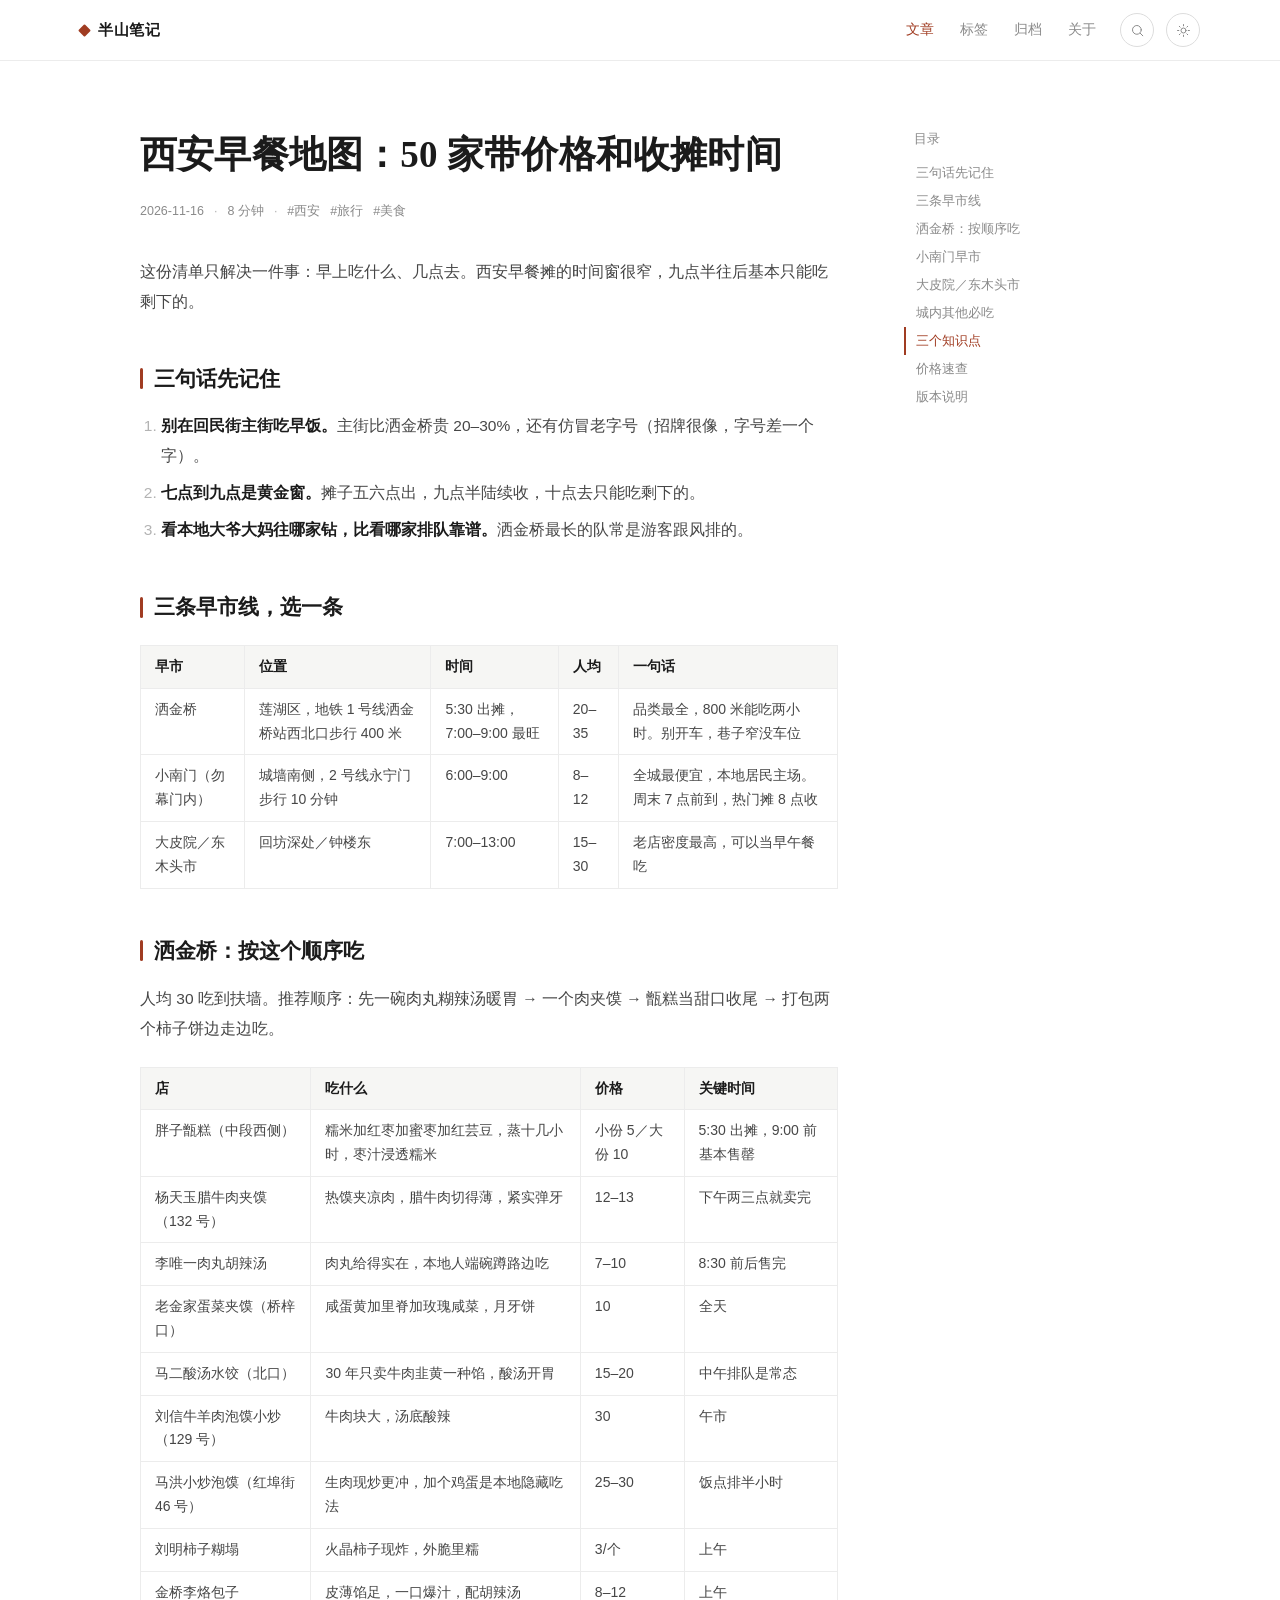
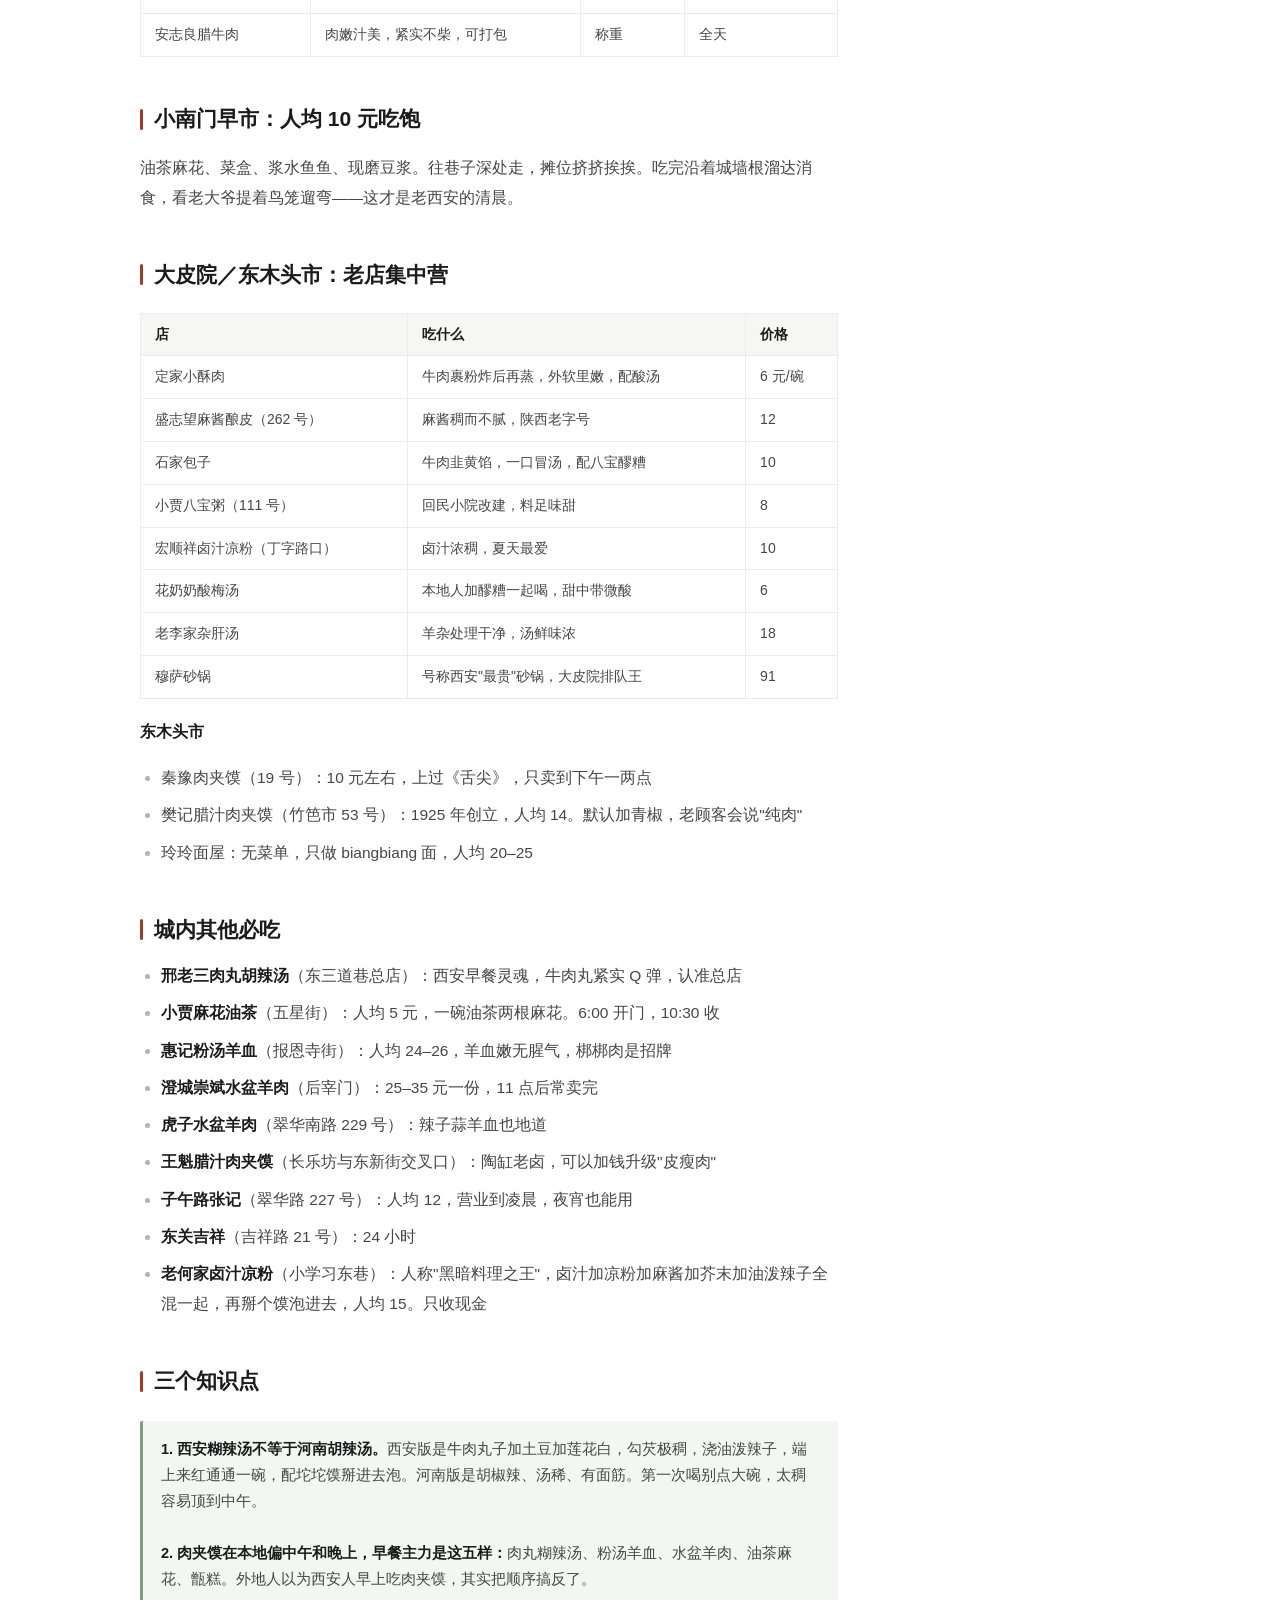
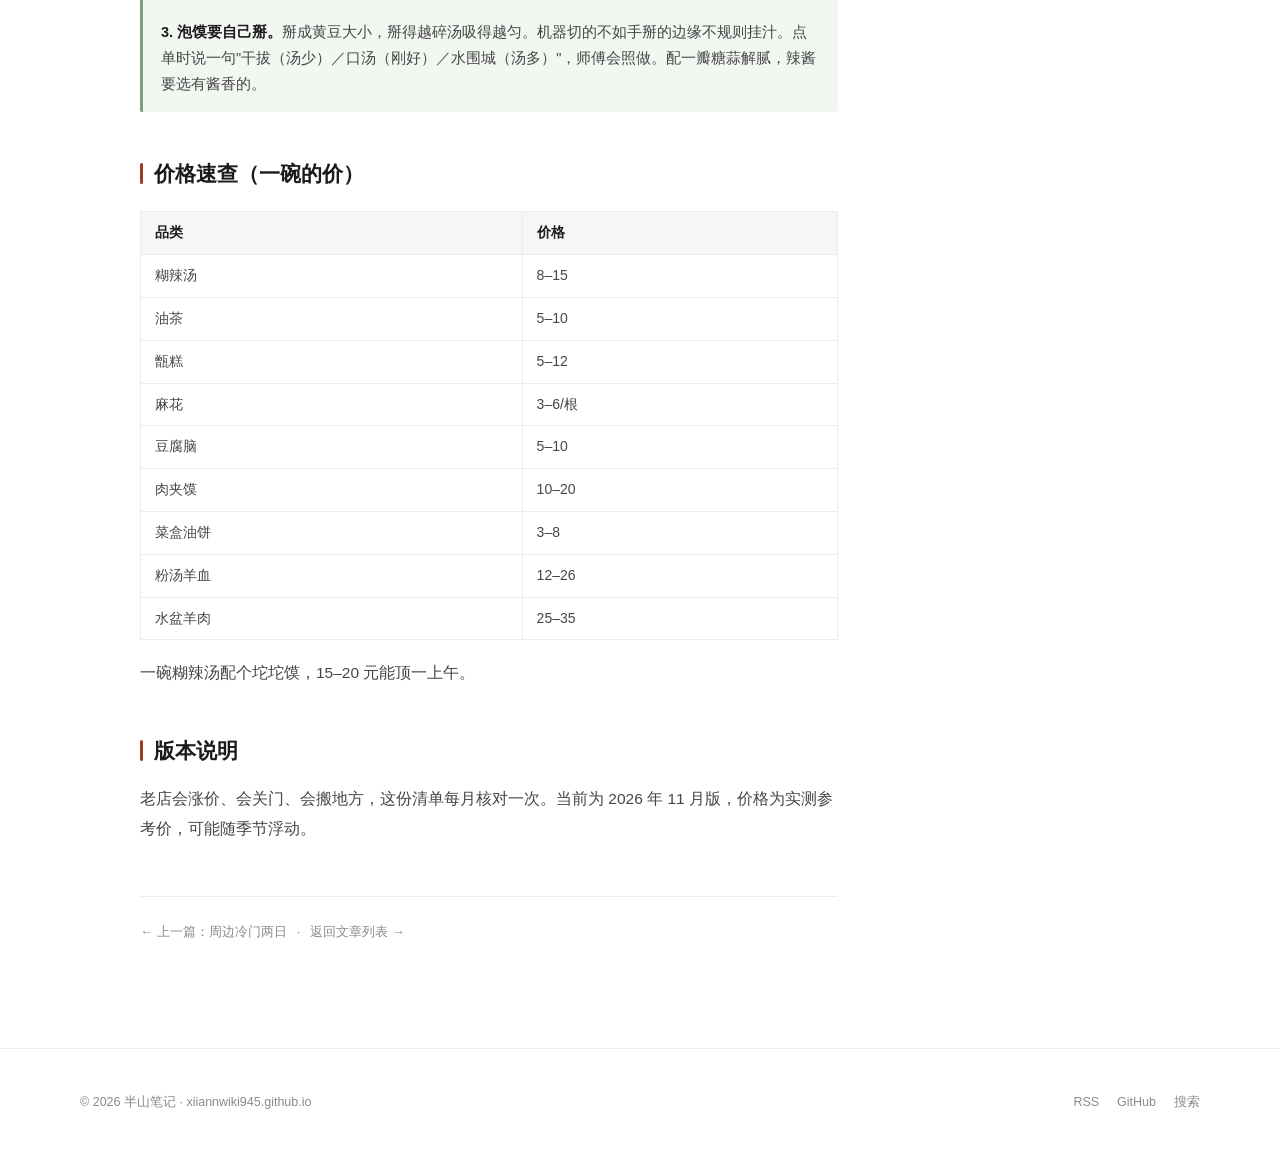
<file: xian-breakfast.html>
<!DOCTYPE html>
<html lang="zh-CN" data-theme="light">
<head>
<meta charset="utf-8">
<meta name="viewport" content="width=device-width, initial-scale=1">
<title>西安早餐地图：50 家带价格和收摊时间 — 半山笔记</title>
<meta name="description" content="专门解决「早上吃什么、几点去」。三条早市线、按顺序吃的清单、一碗的价，还有三个让你算懂行的知识点。">
<link rel="stylesheet" href="assets/style.css">
<link rel="canonical" href="https://xiiannwiki945.github.io/xian-breakfast.html">
<meta property="og:type" content="article">
<meta property="og:site_name" content="半山笔记">
<meta property="og:title" content="西安早餐地图：50 家带价格和收摊时间">
<meta property="og:description" content="专门解决「早上吃什么、几点去」。三条早市线、按顺序吃的清单、一碗的价，还有三个让你算懂行的知识点。">
<meta property="og:url" content="https://xiiannwiki945.github.io/xian-breakfast.html">
<meta name="twitter:card" content="summary">
<link rel="alternate" type="application/rss+xml" title="半山笔记" href="feed.xml">

<script>(function(){try{var t=localStorage.getItem("banshan-theme");if(t!=="dark"&&t!=="light"){t=window.matchMedia&&window.matchMedia("(prefers-color-scheme: dark)").matches?"dark":"light";}document.documentElement.setAttribute("data-theme",t);}catch(e){}})();</script>
</head>
<body>
<header class="site-header">
  <div class="wrap site-header__inner">
    <a class="brand serif" href="index.html"><span class="brand-mark" aria-hidden="true"></span>半山笔记</a>
    <nav class="nav" aria-label="主导航">
      <a href="index.html" class="is-accent">文章</a>
      <a href="tags.html">标签</a>
      <a href="archive.html">归档</a>
      <a href="about.html">关于</a>
    </nav>
    <div class="nav-tools">
      <a class="icon-btn" href="search.html" aria-label="搜索">
        <svg viewBox="0 0 24 24" fill="none" stroke="currentColor" stroke-width="1.6" stroke-linecap="round" aria-hidden="true"><circle cx="11" cy="11" r="7"></circle><path d="m16.5 16.5 4 4"></path></svg>
      </a>
      <button class="icon-btn" type="button" data-theme-toggle aria-label="切换主题">
        <svg class="icon-moon" viewBox="0 0 24 24" fill="none" stroke="currentColor" stroke-width="1.6" stroke-linecap="round" stroke-linejoin="round" aria-hidden="true"><path d="M20 14.5A8.5 8.5 0 1 1 9.5 4a7 7 0 0 0 10.5 10.5Z"></path></svg>
        <svg class="icon-sun" viewBox="0 0 24 24" fill="none" stroke="currentColor" stroke-width="1.6" stroke-linecap="round" stroke-linejoin="round" aria-hidden="true"><circle cx="12" cy="12" r="4"></circle><path d="M12 2.5v2M12 19.5v2M2.5 12h2M19.5 12h2M5.2 5.2l1.4 1.4M17.4 17.4l1.4 1.4M18.8 5.2l-1.4 1.4M6.6 17.4l-1.4 1.4"></path></svg>
      </button>
    </div>
  </div>
</header>

<main class="wrap">
  <div class="post-layout">
    <article class="post">
      <header class="post-header">
        <h1 class="serif">西安早餐地图：50 家带价格和收摊时间</h1>
        <div class="meta-line">
          <time datetime="2026-11-16">2026-11-16</time>
          <span class="meta-sep">·</span>
          <span>8 分钟</span>
          <span class="meta-sep">·</span>
          <a href="tags.html">#西安</a>
          <a href="tags.html">#旅行</a>
          <a href="tags.html">#美食</a>
        </div>
      </header>

      <div class="prose">
        <p>这份清单只解决一件事：早上吃什么、几点去。西安早餐摊的时间窗很窄，九点半往后基本只能吃剩下的。</p>

        <h2 id="three-lines">三句话先记住</h2>
        <ol>
          <li><strong>别在回民街主街吃早饭。</strong>主街比洒金桥贵 20–30%，还有仿冒老字号（招牌很像，字号差一个字）。</li>
          <li><strong>七点到九点是黄金窗。</strong>摊子五六点出，九点半陆续收，十点去只能吃剩下的。</li>
          <li><strong>看本地大爷大妈往哪家钻，比看哪家排队靠谱。</strong>洒金桥最长的队常是游客跟风排的。</li>
        </ol>

        <h2 id="markets">三条早市线，选一条</h2>
        <div class="table-wrap">
          <table>
            <thead>
              <tr><th>早市</th><th>位置</th><th>时间</th><th>人均</th><th>一句话</th></tr>
            </thead>
            <tbody>
              <tr><td>洒金桥</td><td>莲湖区，地铁 1 号线洒金桥站西北口步行 400 米</td><td>5:30 出摊，7:00–9:00 最旺</td><td>20–35</td><td>品类最全，800 米能吃两小时。别开车，巷子窄没车位</td></tr>
              <tr><td>小南门（勿幕门内）</td><td>城墙南侧，2 号线永宁门步行 10 分钟</td><td>6:00–9:00</td><td>8–12</td><td>全城最便宜，本地居民主场。周末 7 点前到，热门摊 8 点收</td></tr>
              <tr><td>大皮院／东木头市</td><td>回坊深处／钟楼东</td><td>7:00–13:00</td><td>15–30</td><td>老店密度最高，可以当早午餐吃</td></tr>
            </tbody>
          </table>
        </div>

        <h2 id="sajinqiao">洒金桥：按这个顺序吃</h2>
        <p>人均 30 吃到扶墙。推荐顺序：先一碗肉丸糊辣汤暖胃 → 一个肉夹馍 → 甑糕当甜口收尾 → 打包两个柿子饼边走边吃。</p>

        <div class="table-wrap">
          <table>
            <thead>
              <tr><th>店</th><th>吃什么</th><th>价格</th><th>关键时间</th></tr>
            </thead>
            <tbody>
              <tr><td>胖子甑糕（中段西侧）</td><td>糯米加红枣加蜜枣加红芸豆，蒸十几小时，枣汁浸透糯米</td><td>小份 5／大份 10</td><td>5:30 出摊，9:00 前基本售罄</td></tr>
              <tr><td>杨天玉腊牛肉夹馍（132 号）</td><td>热馍夹凉肉，腊牛肉切得薄，紧实弹牙</td><td>12–13</td><td>下午两三点就卖完</td></tr>
              <tr><td>李唯一肉丸胡辣汤</td><td>肉丸给得实在，本地人端碗蹲路边吃</td><td>7–10</td><td>8:30 前后售完</td></tr>
              <tr><td>老金家蛋菜夹馍（桥梓口）</td><td>咸蛋黄加里脊加玫瑰咸菜，月牙饼</td><td>10</td><td>全天</td></tr>
              <tr><td>马二酸汤水饺（北口）</td><td>30 年只卖牛肉韭黄一种馅，酸汤开胃</td><td>15–20</td><td>中午排队是常态</td></tr>
              <tr><td>刘信牛羊肉泡馍小炒（129 号）</td><td>牛肉块大，汤底酸辣</td><td>30</td><td>午市</td></tr>
              <tr><td>马洪小炒泡馍（红埠街 46 号）</td><td>生肉现炒更冲，加个鸡蛋是本地隐藏吃法</td><td>25–30</td><td>饭点排半小时</td></tr>
              <tr><td>刘明柿子糊塌</td><td>火晶柿子现炸，外脆里糯</td><td>3/个</td><td>上午</td></tr>
              <tr><td>金桥李烙包子</td><td>皮薄馅足，一口爆汁，配胡辣汤</td><td>8–12</td><td>上午</td></tr>
              <tr><td>安志良腊牛肉</td><td>肉嫩汁美，紧实不柴，可打包</td><td>称重</td><td>全天</td></tr>
            </tbody>
          </table>
        </div>

        <h2 id="xiaonanmen">小南门早市：人均 10 元吃饱</h2>
        <p>油茶麻花、菜盒、浆水鱼鱼、现磨豆浆。往巷子深处走，摊位挤挤挨挨。吃完沿着城墙根溜达消食，看老大爷提着鸟笼遛弯——这才是老西安的清晨。</p>

        <h2 id="dapiyuan">大皮院／东木头市：老店集中营</h2>
        <div class="table-wrap">
          <table>
            <thead>
              <tr><th>店</th><th>吃什么</th><th>价格</th></tr>
            </thead>
            <tbody>
              <tr><td>定家小酥肉</td><td>牛肉裹粉炸后再蒸，外软里嫩，配酸汤</td><td>6 元/碗</td></tr>
              <tr><td>盛志望麻酱酿皮（262 号）</td><td>麻酱稠而不腻，陕西老字号</td><td>12</td></tr>
              <tr><td>石家包子</td><td>牛肉韭黄馅，一口冒汤，配八宝醪糟</td><td>10</td></tr>
              <tr><td>小贾八宝粥（111 号）</td><td>回民小院改建，料足味甜</td><td>8</td></tr>
              <tr><td>宏顺祥卤汁凉粉（丁字路口）</td><td>卤汁浓稠，夏天最爱</td><td>10</td></tr>
              <tr><td>花奶奶酸梅汤</td><td>本地人加醪糟一起喝，甜中带微酸</td><td>6</td></tr>
              <tr><td>老李家杂肝汤</td><td>羊杂处理干净，汤鲜味浓</td><td>18</td></tr>
              <tr><td>穆萨砂锅</td><td>号称西安"最贵"砂锅，大皮院排队王</td><td>91</td></tr>
            </tbody>
          </table>
        </div>

        <p><strong>东木头市</strong></p>
        <ul>
          <li>秦豫肉夹馍（19 号）：10 元左右，上过《舌尖》，只卖到下午一两点</li>
          <li>樊记腊汁肉夹馍（竹笆市 53 号）：1925 年创立，人均 14。默认加青椒，老顾客会说"纯肉"</li>
          <li>玲玲面屋：无菜单，只做 biangbiang 面，人均 20–25</li>
        </ul>

        <h2 id="others">城内其他必吃</h2>
        <ul>
          <li><strong>邢老三肉丸胡辣汤</strong>（东三道巷总店）：西安早餐灵魂，牛肉丸紧实 Q 弹，认准总店</li>
          <li><strong>小贾麻花油茶</strong>（五星街）：人均 5 元，一碗油茶两根麻花。6:00 开门，10:30 收</li>
          <li><strong>惠记粉汤羊血</strong>（报恩寺街）：人均 24–26，羊血嫩无腥气，梆梆肉是招牌</li>
          <li><strong>澄城崇斌水盆羊肉</strong>（后宰门）：25–35 元一份，11 点后常卖完</li>
          <li><strong>虎子水盆羊肉</strong>（翠华南路 229 号）：辣子蒜羊血也地道</li>
          <li><strong>王魁腊汁肉夹馍</strong>（长乐坊与东新街交叉口）：陶缸老卤，可以加钱升级"皮瘦肉"</li>
          <li><strong>子午路张记</strong>（翠华路 227 号）：人均 12，营业到凌晨，夜宵也能用</li>
          <li><strong>东关吉祥</strong>（吉祥路 21 号）：24 小时</li>
          <li><strong>老何家卤汁凉粉</strong>（小学习东巷）：人称"黑暗料理之王"，卤汁加凉粉加麻酱加芥末加油泼辣子全混一起，再掰个馍泡进去，人均 15。只收现金</li>
        </ul>

        <h2 id="know-how">三个知识点</h2>
        <div class="callout">
          <p><strong>1. 西安糊辣汤不等于河南胡辣汤。</strong>西安版是牛肉丸子加土豆加莲花白，勾芡极稠，浇油泼辣子，端上来红通通一碗，配坨坨馍掰进去泡。河南版是胡椒辣、汤稀、有面筋。第一次喝别点大碗，太稠容易顶到中午。<br><br>
          <strong>2. 肉夹馍在本地偏中午和晚上，早餐主力是这五样：</strong>肉丸糊辣汤、粉汤羊血、水盆羊肉、油茶麻花、甑糕。外地人以为西安人早上吃肉夹馍，其实把顺序搞反了。<br><br>
          <strong>3. 泡馍要自己掰。</strong>掰成黄豆大小，掰得越碎汤吸得越匀。机器切的不如手掰的边缘不规则挂汁。点单时说一句"干拔（汤少）／口汤（刚好）／水围城（汤多）"，师傅会照做。配一瓣糖蒜解腻，辣酱要选有酱香的。</p>
        </div>

        <h2 id="price">价格速查（一碗的价）</h2>
        <div class="table-wrap">
          <table>
            <thead>
              <tr><th>品类</th><th>价格</th></tr>
            </thead>
            <tbody>
              <tr><td>糊辣汤</td><td>8–15</td></tr>
              <tr><td>油茶</td><td>5–10</td></tr>
              <tr><td>甑糕</td><td>5–12</td></tr>
              <tr><td>麻花</td><td>3–6/根</td></tr>
              <tr><td>豆腐脑</td><td>5–10</td></tr>
              <tr><td>肉夹馍</td><td>10–20</td></tr>
              <tr><td>菜盒油饼</td><td>3–8</td></tr>
              <tr><td>粉汤羊血</td><td>12–26</td></tr>
              <tr><td>水盆羊肉</td><td>25–35</td></tr>
            </tbody>
          </table>
        </div>
        <p>一碗糊辣汤配个坨坨馍，15–20 元能顶一上午。</p>

        <h2 id="update">版本说明</h2>
        <p>老店会涨价、会关门、会搬地方，这份清单每月核对一次。当前为 2026 年 11 月版，价格为实测参考价，可能随季节浮动。</p>
      </div>

      <div class="post-foot">
        <a href="xian-around.html">← 上一篇：周边冷门两日</a>
        <span aria-hidden="true">·</span>
        <a href="index.html">返回文章列表 →</a>
      </div>
    </article>

    <aside class="toc" aria-label="目录">
      <h2 class="toc__title">目录</h2>
      <a href="#three-lines">三句话先记住</a>
      <a href="#markets">三条早市线</a>
      <a href="#sajinqiao">洒金桥：按顺序吃</a>
      <a href="#xiaonanmen">小南门早市</a>
      <a href="#dapiyuan">大皮院／东木头市</a>
      <a href="#others">城内其他必吃</a>
      <a href="#know-how">三个知识点</a>
      <a href="#price">价格速查</a>
      <a href="#update">版本说明</a>
    </aside>
  </div>
</main>

<footer class="site-footer">
  <div class="wrap site-footer__inner">
    <p>© 2026 半山笔记 · xiiannwiki945.github.io</p>
    <div class="footer-links">
      <a href="feed.xml">RSS</a>
      <a href="https://github.com/xiiannwiki945" rel="noopener">GitHub</a>
      <a href="search.html">搜索</a>
    </div>
  </div>
</footer>

<script src="assets/app.js" defer></script>
</body>
</html>
</file>
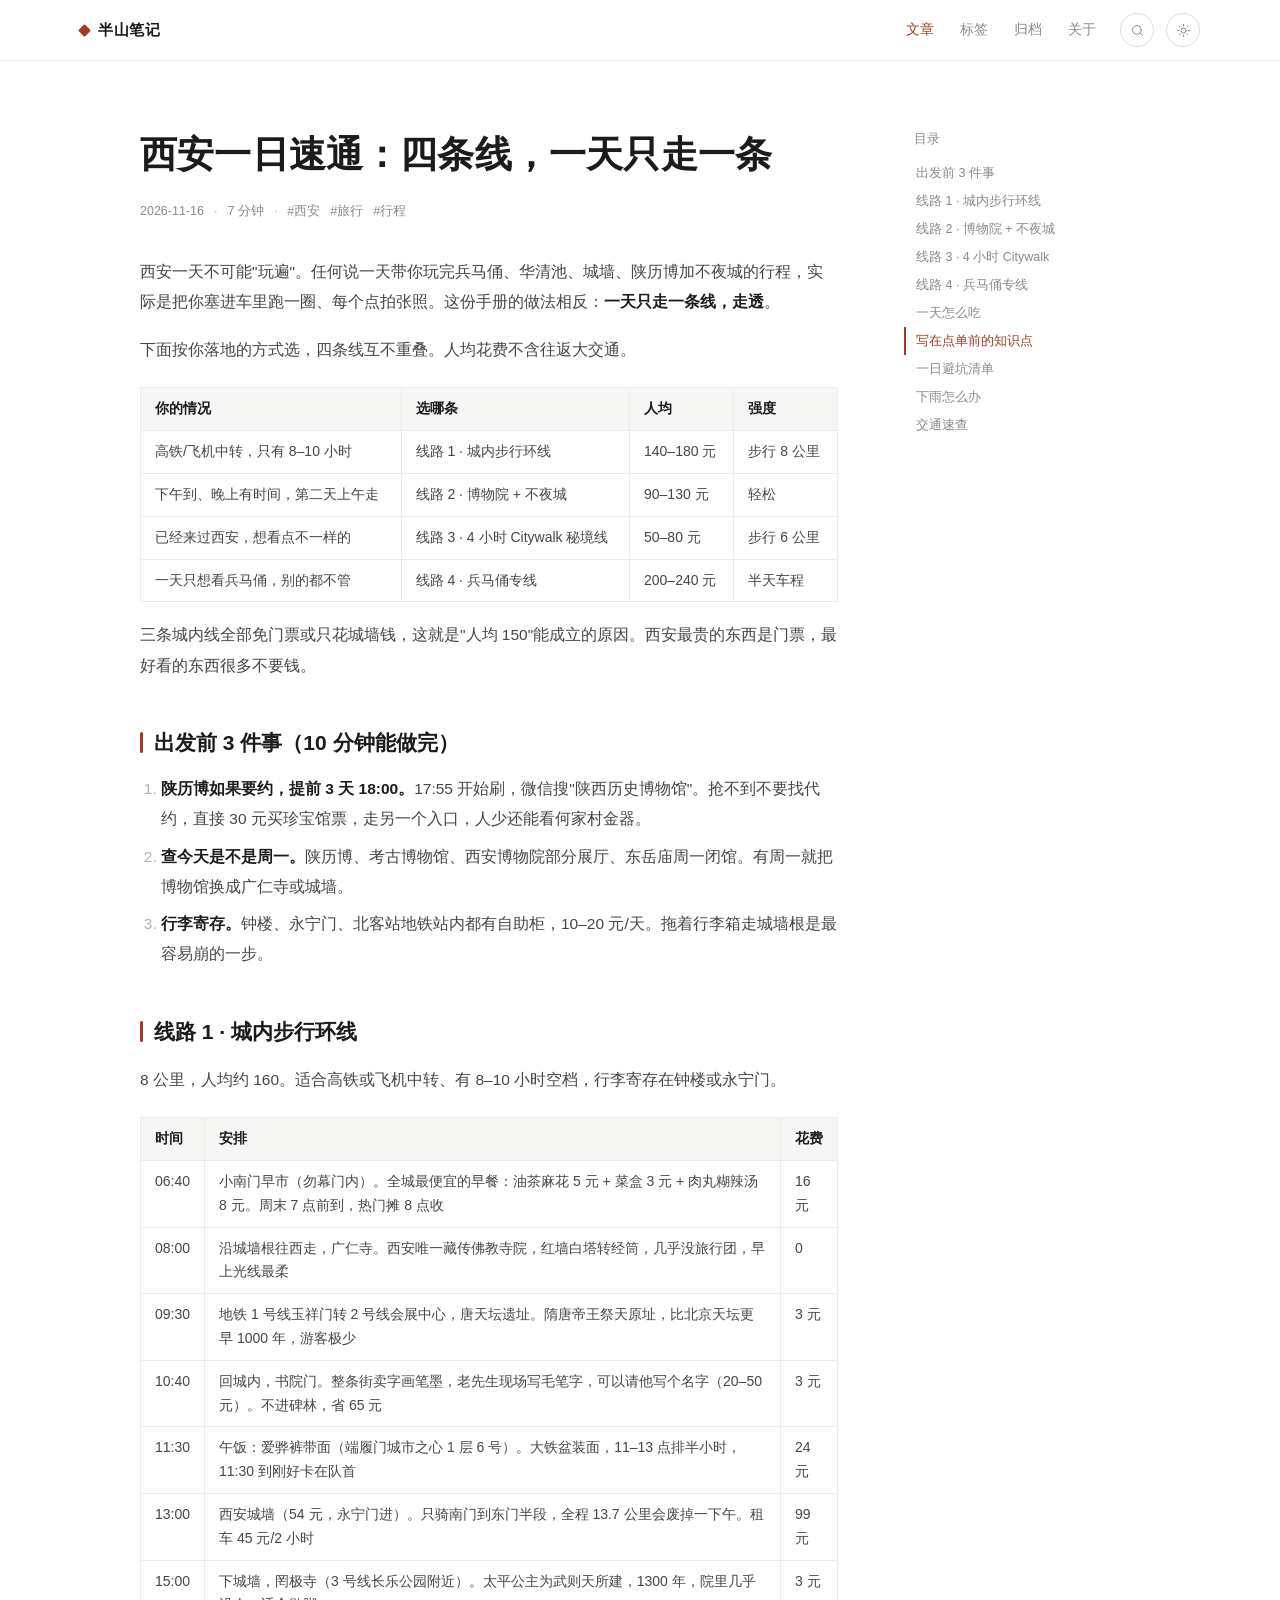
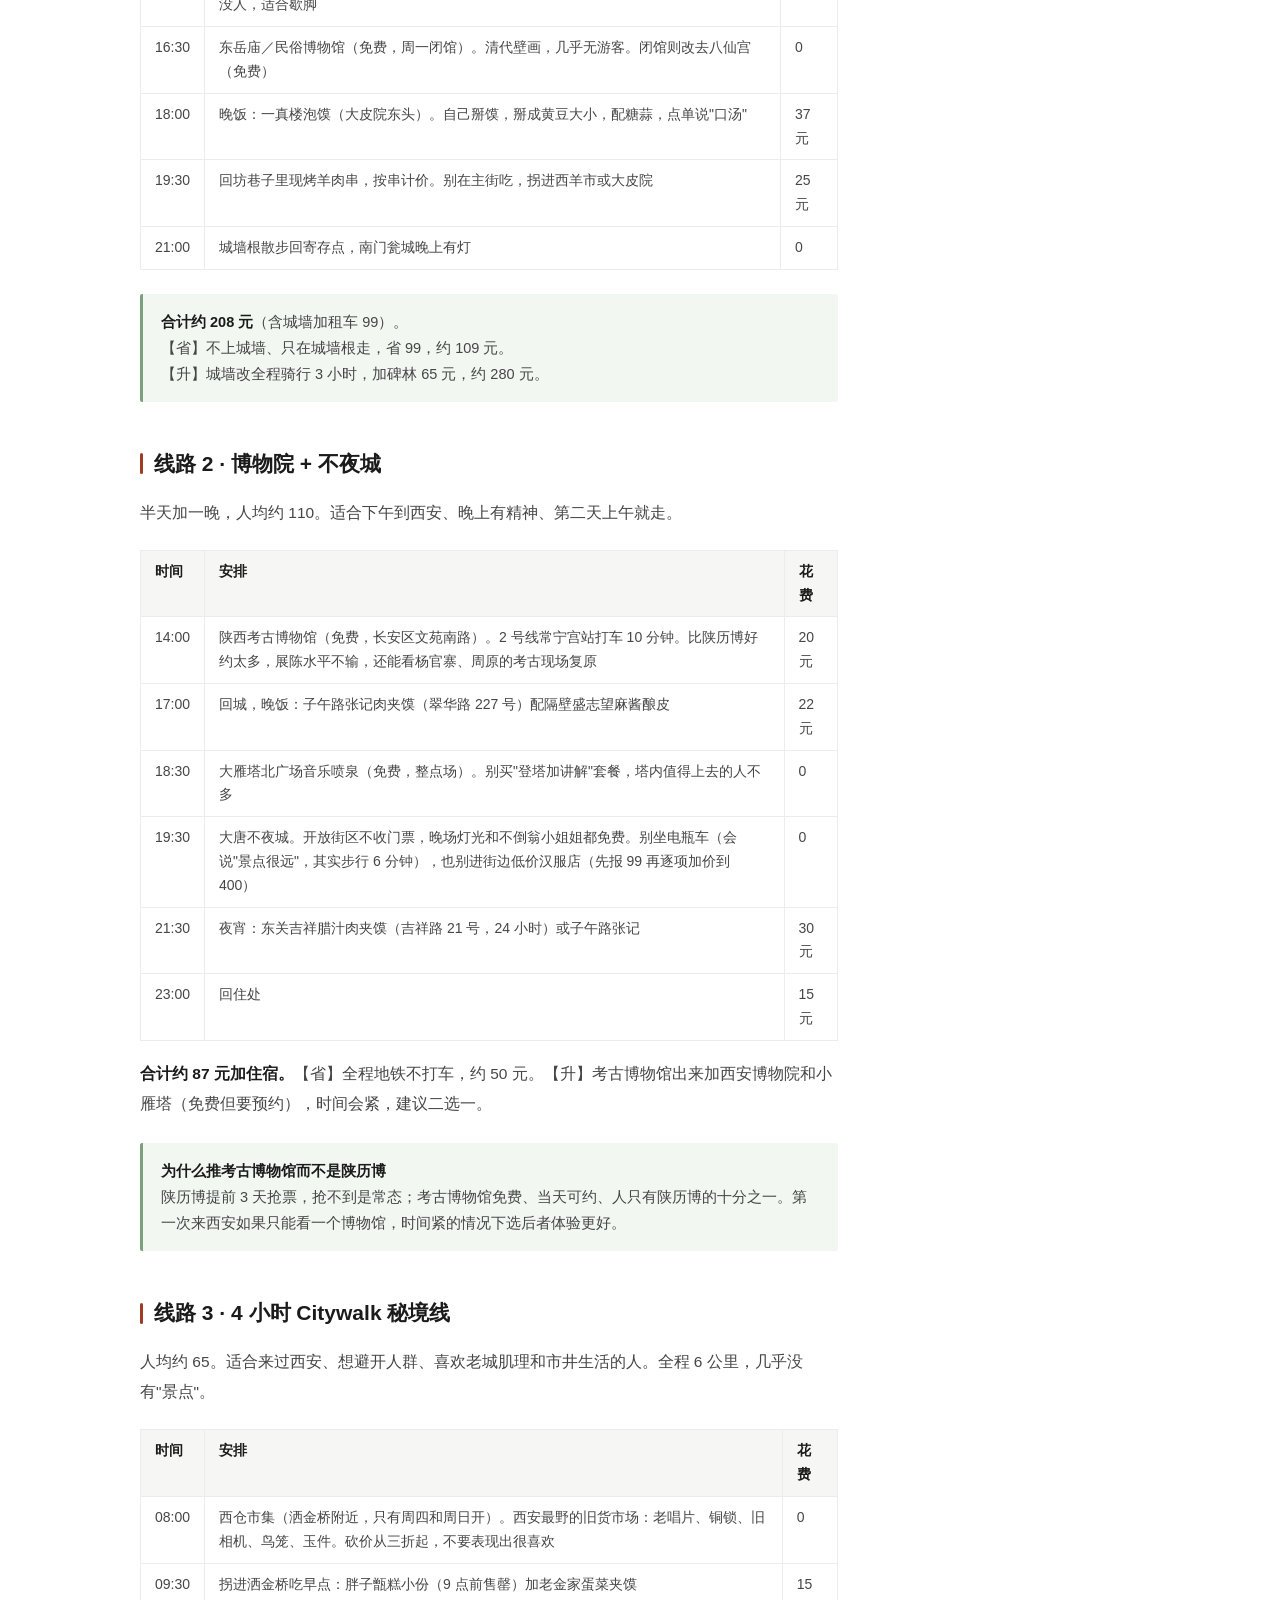
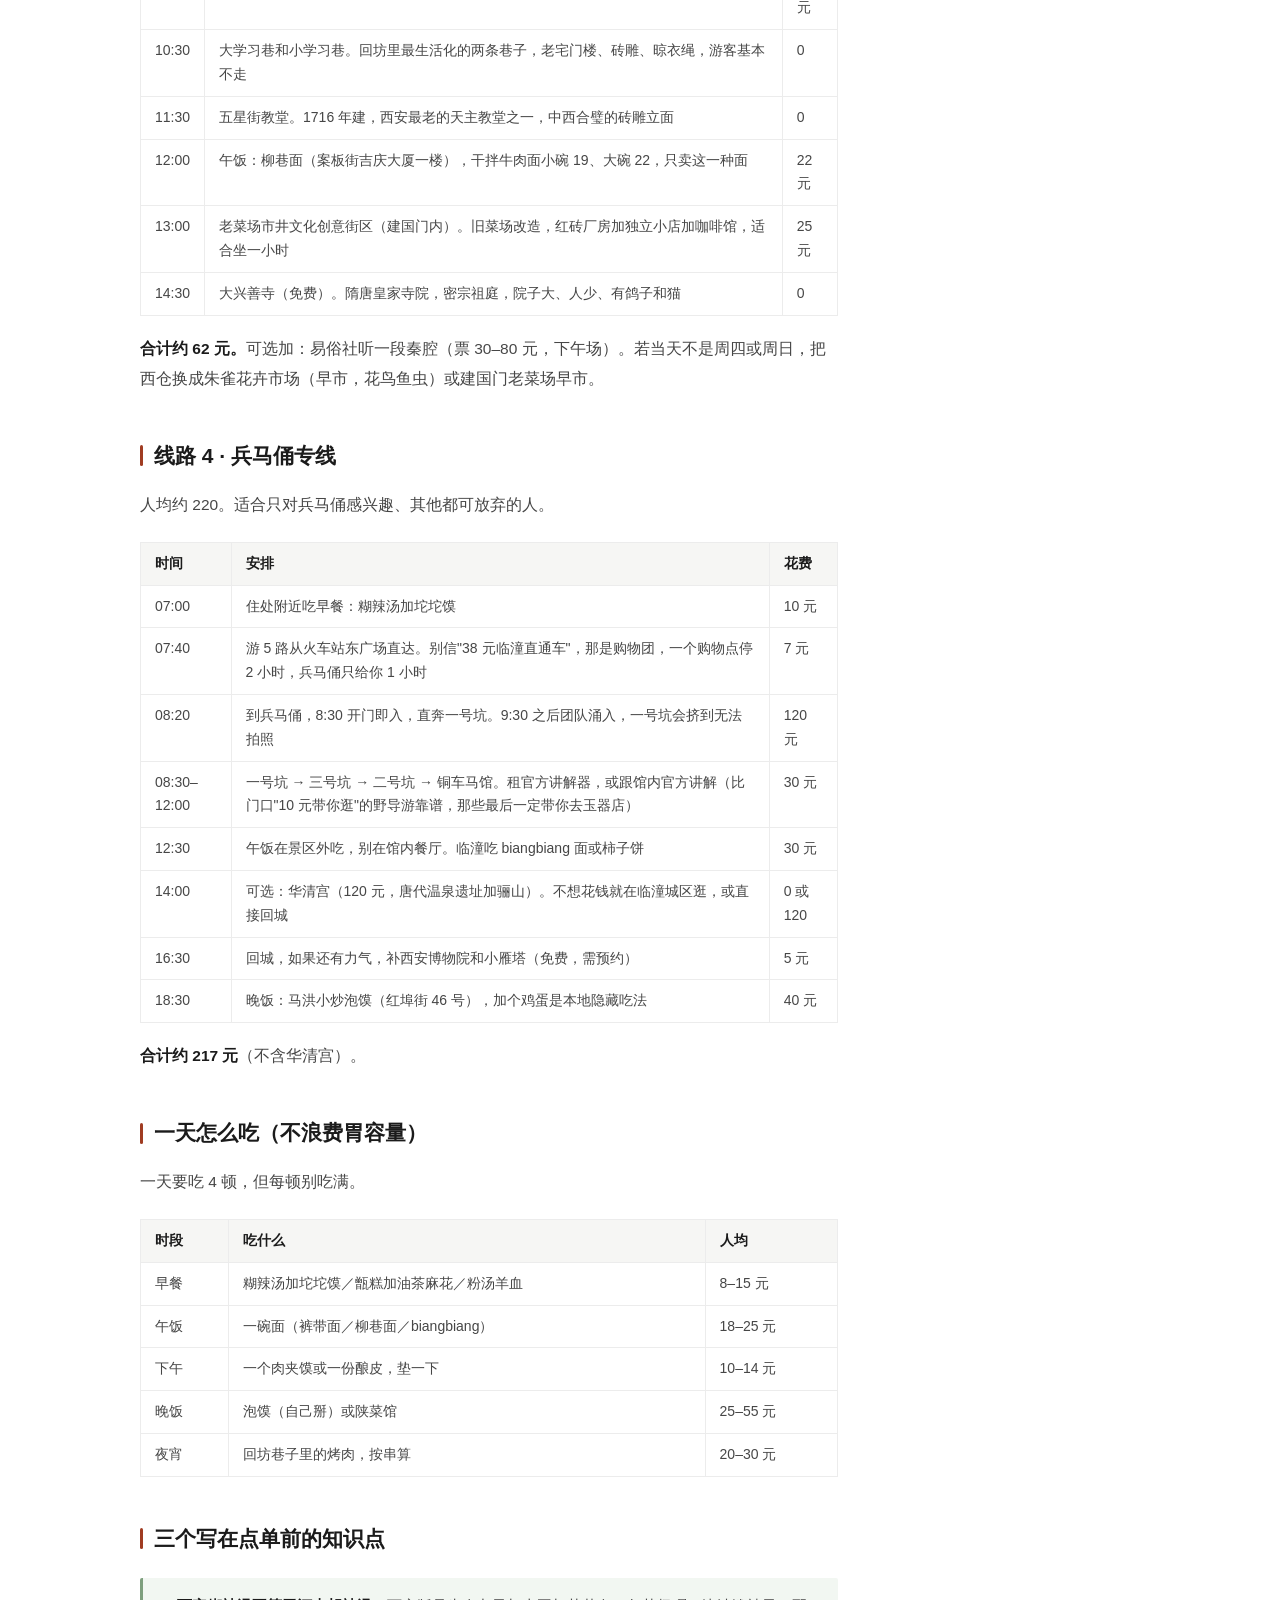
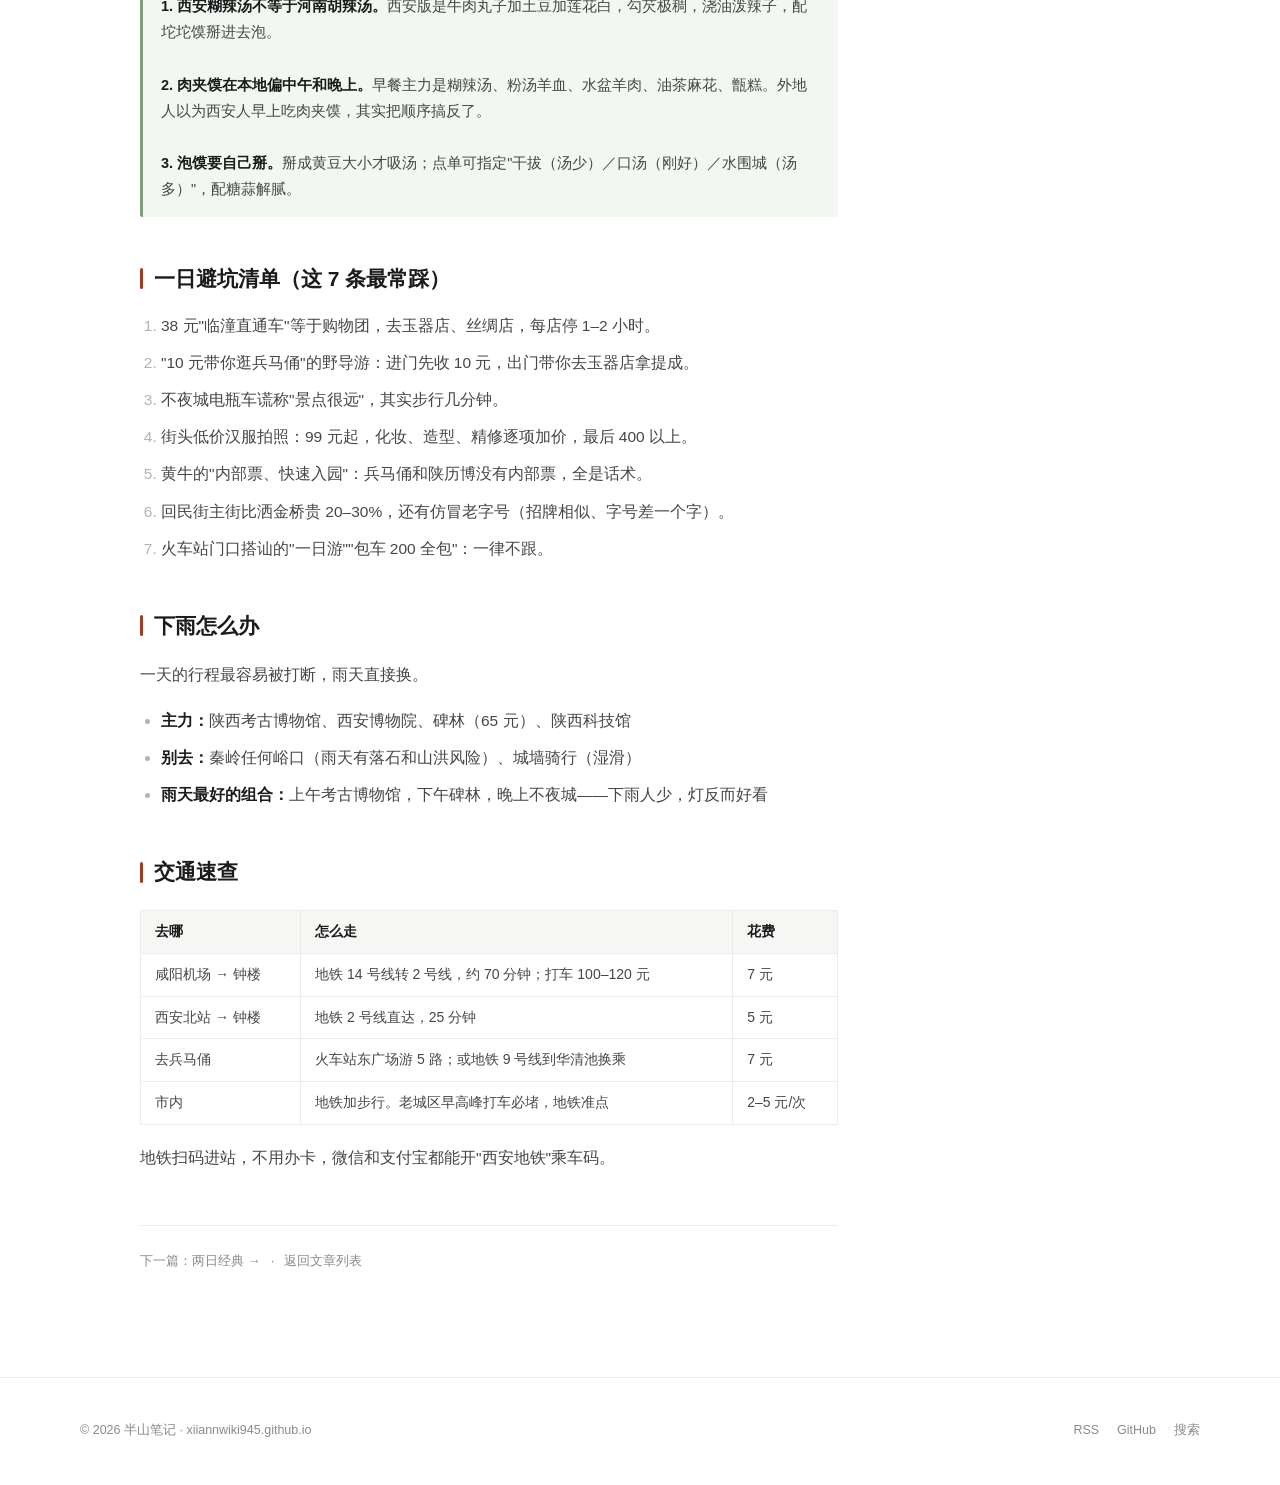
<file: xian-one-day.html>
<!DOCTYPE html>
<html lang="zh-CN" data-theme="light">
<head>
<meta charset="utf-8">
<meta name="viewport" content="width=device-width, initial-scale=1">
<title>西安一日速通：四条线，一天只走一条 — 半山笔记</title>
<meta name="description" content="西安一天不可能玩遍。这份手册的做法相反：一天只走一条线，走透。四条线按落地方式选，人均 50 到 240。">
<link rel="stylesheet" href="assets/style.css">
<link rel="canonical" href="https://xiiannwiki945.github.io/xian-one-day.html">
<meta property="og:type" content="article">
<meta property="og:site_name" content="半山笔记">
<meta property="og:title" content="西安一日速通：四条线，一天只走一条">
<meta property="og:description" content="西安一天不可能玩遍。这份手册的做法相反：一天只走一条线，走透。四条线按落地方式选，人均 50 到 240。">
<meta property="og:url" content="https://xiiannwiki945.github.io/xian-one-day.html">
<meta name="twitter:card" content="summary">
<link rel="alternate" type="application/rss+xml" title="半山笔记" href="feed.xml">

<script>(function(){try{var t=localStorage.getItem("banshan-theme");if(t!=="dark"&&t!=="light"){t=window.matchMedia&&window.matchMedia("(prefers-color-scheme: dark)").matches?"dark":"light";}document.documentElement.setAttribute("data-theme",t);}catch(e){}})();</script>
</head>
<body>
<header class="site-header">
  <div class="wrap site-header__inner">
    <a class="brand serif" href="index.html"><span class="brand-mark" aria-hidden="true"></span>半山笔记</a>
    <nav class="nav" aria-label="主导航">
      <a href="index.html" class="is-accent">文章</a>
      <a href="tags.html">标签</a>
      <a href="archive.html">归档</a>
      <a href="about.html">关于</a>
    </nav>
    <div class="nav-tools">
      <a class="icon-btn" href="search.html" aria-label="搜索">
        <svg viewBox="0 0 24 24" fill="none" stroke="currentColor" stroke-width="1.6" stroke-linecap="round" aria-hidden="true"><circle cx="11" cy="11" r="7"></circle><path d="m16.5 16.5 4 4"></path></svg>
      </a>
      <button class="icon-btn" type="button" data-theme-toggle aria-label="切换主题">
        <svg class="icon-moon" viewBox="0 0 24 24" fill="none" stroke="currentColor" stroke-width="1.6" stroke-linecap="round" stroke-linejoin="round" aria-hidden="true"><path d="M20 14.5A8.5 8.5 0 1 1 9.5 4a7 7 0 0 0 10.5 10.5Z"></path></svg>
        <svg class="icon-sun" viewBox="0 0 24 24" fill="none" stroke="currentColor" stroke-width="1.6" stroke-linecap="round" stroke-linejoin="round" aria-hidden="true"><circle cx="12" cy="12" r="4"></circle><path d="M12 2.5v2M12 19.5v2M2.5 12h2M19.5 12h2M5.2 5.2l1.4 1.4M17.4 17.4l1.4 1.4M18.8 5.2l-1.4 1.4M6.6 17.4l-1.4 1.4"></path></svg>
      </button>
    </div>
  </div>
</header>

<main class="wrap">
  <div class="post-layout">
    <article class="post">
      <header class="post-header">
        <h1 class="serif">西安一日速通：四条线，一天只走一条</h1>
        <div class="meta-line">
          <time datetime="2026-11-16">2026-11-16</time>
          <span class="meta-sep">·</span>
          <span>7 分钟</span>
          <span class="meta-sep">·</span>
          <a href="tags.html">#西安</a>
          <a href="tags.html">#旅行</a>
          <a href="tags.html">#行程</a>
        </div>
      </header>

      <div class="prose">
        <p>西安一天不可能"玩遍"。任何说一天带你玩完兵马俑、华清池、城墙、陕历博加不夜城的行程，实际是把你塞进车里跑一圈、每个点拍张照。这份手册的做法相反：<strong>一天只走一条线，走透</strong>。</p>
        <p>下面按你落地的方式选，四条线互不重叠。人均花费不含往返大交通。</p>

        <div class="table-wrap">
          <table>
            <thead>
              <tr><th>你的情况</th><th>选哪条</th><th>人均</th><th>强度</th></tr>
            </thead>
            <tbody>
              <tr><td>高铁/飞机中转，只有 8–10 小时</td><td>线路 1 · 城内步行环线</td><td>140–180 元</td><td>步行 8 公里</td></tr>
              <tr><td>下午到、晚上有时间，第二天上午走</td><td>线路 2 · 博物院 + 不夜城</td><td>90–130 元</td><td>轻松</td></tr>
              <tr><td>已经来过西安，想看点不一样的</td><td>线路 3 · 4 小时 Citywalk 秘境线</td><td>50–80 元</td><td>步行 6 公里</td></tr>
              <tr><td>一天只想看兵马俑，别的都不管</td><td>线路 4 · 兵马俑专线</td><td>200–240 元</td><td>半天车程</td></tr>
            </tbody>
          </table>
        </div>

        <p>三条城内线全部免门票或只花城墙钱，这就是"人均 150"能成立的原因。西安最贵的东西是门票，最好看的东西很多不要钱。</p>

        <h2 id="prep">出发前 3 件事（10 分钟能做完）</h2>
        <ol>
          <li><strong>陕历博如果要约，提前 3 天 18:00。</strong>17:55 开始刷，微信搜"陕西历史博物馆"。抢不到不要找代约，直接 30 元买珍宝馆票，走另一个入口，人少还能看何家村金器。</li>
          <li><strong>查今天是不是周一。</strong>陕历博、考古博物馆、西安博物院部分展厅、东岳庙周一闭馆。有周一就把博物馆换成广仁寺或城墙。</li>
          <li><strong>行李寄存。</strong>钟楼、永宁门、北客站地铁站内都有自助柜，10–20 元/天。拖着行李箱走城墙根是最容易崩的一步。</li>
        </ol>

        <h2 id="line-1">线路 1 · 城内步行环线</h2>
        <p>8 公里，人均约 160。适合高铁或飞机中转、有 8–10 小时空档，行李寄存在钟楼或永宁门。</p>

        <div class="table-wrap">
          <table>
            <thead>
              <tr><th>时间</th><th>安排</th><th>花费</th></tr>
            </thead>
            <tbody>
              <tr><td>06:40</td><td>小南门早市（勿幕门内）。全城最便宜的早餐：油茶麻花 5 元 + 菜盒 3 元 + 肉丸糊辣汤 8 元。周末 7 点前到，热门摊 8 点收</td><td>16 元</td></tr>
              <tr><td>08:00</td><td>沿城墙根往西走，广仁寺。西安唯一藏传佛教寺院，红墙白塔转经筒，几乎没旅行团，早上光线最柔</td><td>0</td></tr>
              <tr><td>09:30</td><td>地铁 1 号线玉祥门转 2 号线会展中心，唐天坛遗址。隋唐帝王祭天原址，比北京天坛更早 1000 年，游客极少</td><td>3 元</td></tr>
              <tr><td>10:40</td><td>回城内，书院门。整条街卖字画笔墨，老先生现场写毛笔字，可以请他写个名字（20–50 元）。不进碑林，省 65 元</td><td>3 元</td></tr>
              <tr><td>11:30</td><td>午饭：爱骅裤带面（端履门城市之心 1 层 6 号）。大铁盆装面，11–13 点排半小时，11:30 到刚好卡在队首</td><td>24 元</td></tr>
              <tr><td>13:00</td><td>西安城墙（54 元，永宁门进）。只骑南门到东门半段，全程 13.7 公里会废掉一下午。租车 45 元/2 小时</td><td>99 元</td></tr>
              <tr><td>15:00</td><td>下城墙，罔极寺（3 号线长乐公园附近）。太平公主为武则天所建，1300 年，院里几乎没人，适合歇脚</td><td>3 元</td></tr>
              <tr><td>16:30</td><td>东岳庙／民俗博物馆（免费，周一闭馆）。清代壁画，几乎无游客。闭馆则改去八仙宫（免费）</td><td>0</td></tr>
              <tr><td>18:00</td><td>晚饭：一真楼泡馍（大皮院东头）。自己掰馍，掰成黄豆大小，配糖蒜，点单说"口汤"</td><td>37 元</td></tr>
              <tr><td>19:30</td><td>回坊巷子里现烤羊肉串，按串计价。别在主街吃，拐进西羊市或大皮院</td><td>25 元</td></tr>
              <tr><td>21:00</td><td>城墙根散步回寄存点，南门瓮城晚上有灯</td><td>0</td></tr>
            </tbody>
          </table>
        </div>

        <div class="callout">
          <p><strong>合计约 208 元</strong>（含城墙加租车 99）。<br>
          【省】不上城墙、只在城墙根走，省 99，约 109 元。<br>
          【升】城墙改全程骑行 3 小时，加碑林 65 元，约 280 元。</p>
        </div>

        <h2 id="line-2">线路 2 · 博物院 + 不夜城</h2>
        <p>半天加一晚，人均约 110。适合下午到西安、晚上有精神、第二天上午就走。</p>

        <div class="table-wrap">
          <table>
            <thead>
              <tr><th>时间</th><th>安排</th><th>花费</th></tr>
            </thead>
            <tbody>
              <tr><td>14:00</td><td>陕西考古博物馆（免费，长安区文苑南路）。2 号线常宁宫站打车 10 分钟。比陕历博好约太多，展陈水平不输，还能看杨官寨、周原的考古现场复原</td><td>20 元</td></tr>
              <tr><td>17:00</td><td>回城，晚饭：子午路张记肉夹馍（翠华路 227 号）配隔壁盛志望麻酱酿皮</td><td>22 元</td></tr>
              <tr><td>18:30</td><td>大雁塔北广场音乐喷泉（免费，整点场）。别买"登塔加讲解"套餐，塔内值得上去的人不多</td><td>0</td></tr>
              <tr><td>19:30</td><td>大唐不夜城。开放街区不收门票，晚场灯光和不倒翁小姐姐都免费。别坐电瓶车（会说"景点很远"，其实步行 6 分钟），也别进街边低价汉服店（先报 99 再逐项加价到 400）</td><td>0</td></tr>
              <tr><td>21:30</td><td>夜宵：东关吉祥腊汁肉夹馍（吉祥路 21 号，24 小时）或子午路张记</td><td>30 元</td></tr>
              <tr><td>23:00</td><td>回住处</td><td>15 元</td></tr>
            </tbody>
          </table>
        </div>

        <p><strong>合计约 87 元加住宿。</strong>【省】全程地铁不打车，约 50 元。【升】考古博物馆出来加西安博物院和小雁塔（免费但要预约），时间会紧，建议二选一。</p>

        <div class="callout">
          <p><strong>为什么推考古博物馆而不是陕历博</strong><br>陕历博提前 3 天抢票，抢不到是常态；考古博物馆免费、当天可约、人只有陕历博的十分之一。第一次来西安如果只能看一个博物馆，时间紧的情况下选后者体验更好。</p>
        </div>

        <h2 id="line-3">线路 3 · 4 小时 Citywalk 秘境线</h2>
        <p>人均约 65。适合来过西安、想避开人群、喜欢老城肌理和市井生活的人。全程 6 公里，几乎没有"景点"。</p>

        <div class="table-wrap">
          <table>
            <thead>
              <tr><th>时间</th><th>安排</th><th>花费</th></tr>
            </thead>
            <tbody>
              <tr><td>08:00</td><td>西仓市集（洒金桥附近，只有周四和周日开）。西安最野的旧货市场：老唱片、铜锁、旧相机、鸟笼、玉件。砍价从三折起，不要表现出很喜欢</td><td>0</td></tr>
              <tr><td>09:30</td><td>拐进洒金桥吃早点：胖子甑糕小份（9 点前售罄）加老金家蛋菜夹馍</td><td>15 元</td></tr>
              <tr><td>10:30</td><td>大学习巷和小学习巷。回坊里最生活化的两条巷子，老宅门楼、砖雕、晾衣绳，游客基本不走</td><td>0</td></tr>
              <tr><td>11:30</td><td>五星街教堂。1716 年建，西安最老的天主教堂之一，中西合璧的砖雕立面</td><td>0</td></tr>
              <tr><td>12:00</td><td>午饭：柳巷面（案板街吉庆大厦一楼），干拌牛肉面小碗 19、大碗 22，只卖这一种面</td><td>22 元</td></tr>
              <tr><td>13:00</td><td>老菜场市井文化创意街区（建国门内）。旧菜场改造，红砖厂房加独立小店加咖啡馆，适合坐一小时</td><td>25 元</td></tr>
              <tr><td>14:30</td><td>大兴善寺（免费）。隋唐皇家寺院，密宗祖庭，院子大、人少、有鸽子和猫</td><td>0</td></tr>
            </tbody>
          </table>
        </div>

        <p><strong>合计约 62 元。</strong>可选加：易俗社听一段秦腔（票 30–80 元，下午场）。若当天不是周四或周日，把西仓换成朱雀花卉市场（早市，花鸟鱼虫）或建国门老菜场早市。</p>

        <h2 id="line-4">线路 4 · 兵马俑专线</h2>
        <p>人均约 220。适合只对兵马俑感兴趣、其他都可放弃的人。</p>

        <div class="table-wrap">
          <table>
            <thead>
              <tr><th>时间</th><th>安排</th><th>花费</th></tr>
            </thead>
            <tbody>
              <tr><td>07:00</td><td>住处附近吃早餐：糊辣汤加坨坨馍</td><td>10 元</td></tr>
              <tr><td>07:40</td><td>游 5 路从火车站东广场直达。别信"38 元临潼直通车"，那是购物团，一个购物点停 2 小时，兵马俑只给你 1 小时</td><td>7 元</td></tr>
              <tr><td>08:20</td><td>到兵马俑，8:30 开门即入，直奔一号坑。9:30 之后团队涌入，一号坑会挤到无法拍照</td><td>120 元</td></tr>
              <tr><td>08:30–12:00</td><td>一号坑 → 三号坑 → 二号坑 → 铜车马馆。租官方讲解器，或跟馆内官方讲解（比门口"10 元带你逛"的野导游靠谱，那些最后一定带你去玉器店）</td><td>30 元</td></tr>
              <tr><td>12:30</td><td>午饭在景区外吃，别在馆内餐厅。临潼吃 biangbiang 面或柿子饼</td><td>30 元</td></tr>
              <tr><td>14:00</td><td>可选：华清宫（120 元，唐代温泉遗址加骊山）。不想花钱就在临潼城区逛，或直接回城</td><td>0 或 120</td></tr>
              <tr><td>16:30</td><td>回城，如果还有力气，补西安博物院和小雁塔（免费，需预约）</td><td>5 元</td></tr>
              <tr><td>18:30</td><td>晚饭：马洪小炒泡馍（红埠街 46 号），加个鸡蛋是本地隐藏吃法</td><td>40 元</td></tr>
            </tbody>
          </table>
        </div>

        <p><strong>合计约 217 元</strong>（不含华清宫）。</p>

        <h2 id="eat">一天怎么吃（不浪费胃容量）</h2>
        <p>一天要吃 4 顿，但每顿别吃满。</p>

        <div class="table-wrap">
          <table>
            <thead>
              <tr><th>时段</th><th>吃什么</th><th>人均</th></tr>
            </thead>
            <tbody>
              <tr><td>早餐</td><td>糊辣汤加坨坨馍／甑糕加油茶麻花／粉汤羊血</td><td>8–15 元</td></tr>
              <tr><td>午饭</td><td>一碗面（裤带面／柳巷面／biangbiang）</td><td>18–25 元</td></tr>
              <tr><td>下午</td><td>一个肉夹馍或一份酿皮，垫一下</td><td>10–14 元</td></tr>
              <tr><td>晚饭</td><td>泡馍（自己掰）或陕菜馆</td><td>25–55 元</td></tr>
              <tr><td>夜宵</td><td>回坊巷子里的烤肉，按串算</td><td>20–30 元</td></tr>
            </tbody>
          </table>
        </div>

        <h2 id="know-how">三个写在点单前的知识点</h2>
        <div class="callout">
          <p><strong>1. 西安糊辣汤不等于河南胡辣汤。</strong>西安版是牛肉丸子加土豆加莲花白，勾芡极稠，浇油泼辣子，配坨坨馍掰进去泡。<br><br>
          <strong>2. 肉夹馍在本地偏中午和晚上。</strong>早餐主力是糊辣汤、粉汤羊血、水盆羊肉、油茶麻花、甑糕。外地人以为西安人早上吃肉夹馍，其实把顺序搞反了。<br><br>
          <strong>3. 泡馍要自己掰。</strong>掰成黄豆大小才吸汤；点单可指定"干拔（汤少）／口汤（刚好）／水围城（汤多）"，配糖蒜解腻。</p>
        </div>

        <h2 id="traps">一日避坑清单（这 7 条最常踩）</h2>
        <ol>
          <li>38 元"临潼直通车"等于购物团，去玉器店、丝绸店，每店停 1–2 小时。</li>
          <li>"10 元带你逛兵马俑"的野导游：进门先收 10 元，出门带你去玉器店拿提成。</li>
          <li>不夜城电瓶车谎称"景点很远"，其实步行几分钟。</li>
          <li>街头低价汉服拍照：99 元起，化妆、造型、精修逐项加价，最后 400 以上。</li>
          <li>黄牛的"内部票、快速入园"：兵马俑和陕历博没有内部票，全是话术。</li>
          <li>回民街主街比洒金桥贵 20–30%，还有仿冒老字号（招牌相似、字号差一个字）。</li>
          <li>火车站门口搭讪的"一日游""包车 200 全包"：一律不跟。</li>
        </ol>

        <h2 id="rain">下雨怎么办</h2>
        <p>一天的行程最容易被打断，雨天直接换。</p>
        <ul>
          <li><strong>主力：</strong>陕西考古博物馆、西安博物院、碑林（65 元）、陕西科技馆</li>
          <li><strong>别去：</strong>秦岭任何峪口（雨天有落石和山洪风险）、城墙骑行（湿滑）</li>
          <li><strong>雨天最好的组合：</strong>上午考古博物馆，下午碑林，晚上不夜城——下雨人少，灯反而好看</li>
        </ul>

        <h2 id="traffic">交通速查</h2>
        <div class="table-wrap">
          <table>
            <thead>
              <tr><th>去哪</th><th>怎么走</th><th>花费</th></tr>
            </thead>
            <tbody>
              <tr><td>咸阳机场 → 钟楼</td><td>地铁 14 号线转 2 号线，约 70 分钟；打车 100–120 元</td><td>7 元</td></tr>
              <tr><td>西安北站 → 钟楼</td><td>地铁 2 号线直达，25 分钟</td><td>5 元</td></tr>
              <tr><td>去兵马俑</td><td>火车站东广场游 5 路；或地铁 9 号线到华清池换乘</td><td>7 元</td></tr>
              <tr><td>市内</td><td>地铁加步行。老城区早高峰打车必堵，地铁准点</td><td>2–5 元/次</td></tr>
            </tbody>
          </table>
        </div>
        <p>地铁扫码进站，不用办卡，微信和支付宝都能开"西安地铁"乘车码。</p>
      </div>

      <div class="post-foot">
        <a href="xian-two-days.html">下一篇：两日经典 →</a>
        <span aria-hidden="true">·</span>
        <a href="index.html">返回文章列表</a>
      </div>
    </article>

    <aside class="toc" aria-label="目录">
      <h2 class="toc__title">目录</h2>
      <a href="#prep">出发前 3 件事</a>
      <a href="#line-1">线路 1 · 城内步行环线</a>
      <a href="#line-2">线路 2 · 博物院 + 不夜城</a>
      <a href="#line-3">线路 3 · 4 小时 Citywalk</a>
      <a href="#line-4">线路 4 · 兵马俑专线</a>
      <a href="#eat">一天怎么吃</a>
      <a href="#know-how">写在点单前的知识点</a>
      <a href="#traps">一日避坑清单</a>
      <a href="#rain">下雨怎么办</a>
      <a href="#traffic">交通速查</a>
    </aside>
  </div>
</main>

<footer class="site-footer">
  <div class="wrap site-footer__inner">
    <p>© 2026 半山笔记 · xiiannwiki945.github.io</p>
    <div class="footer-links">
      <a href="feed.xml">RSS</a>
      <a href="https://github.com/xiiannwiki945" rel="noopener">GitHub</a>
      <a href="search.html">搜索</a>
    </div>
  </div>
</footer>

<script src="assets/app.js" defer></script>
</body>
</html>
</file>
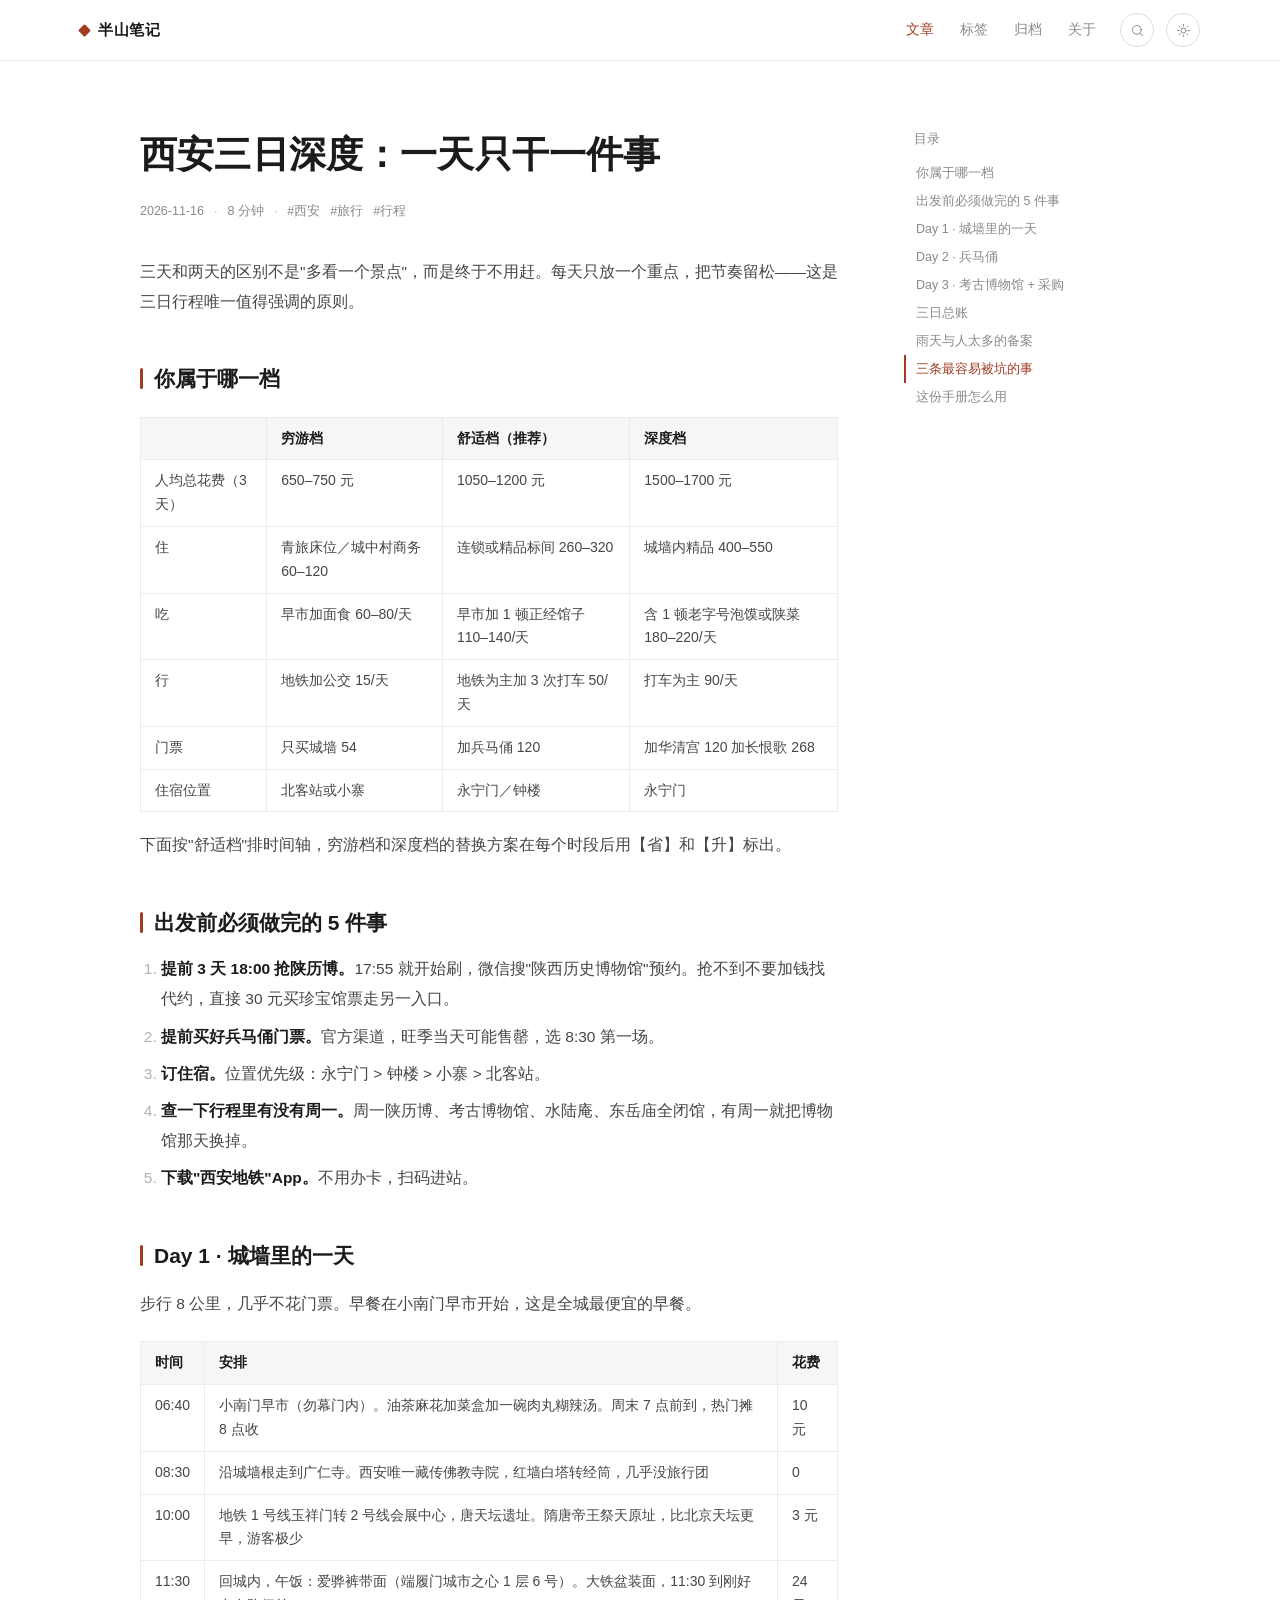
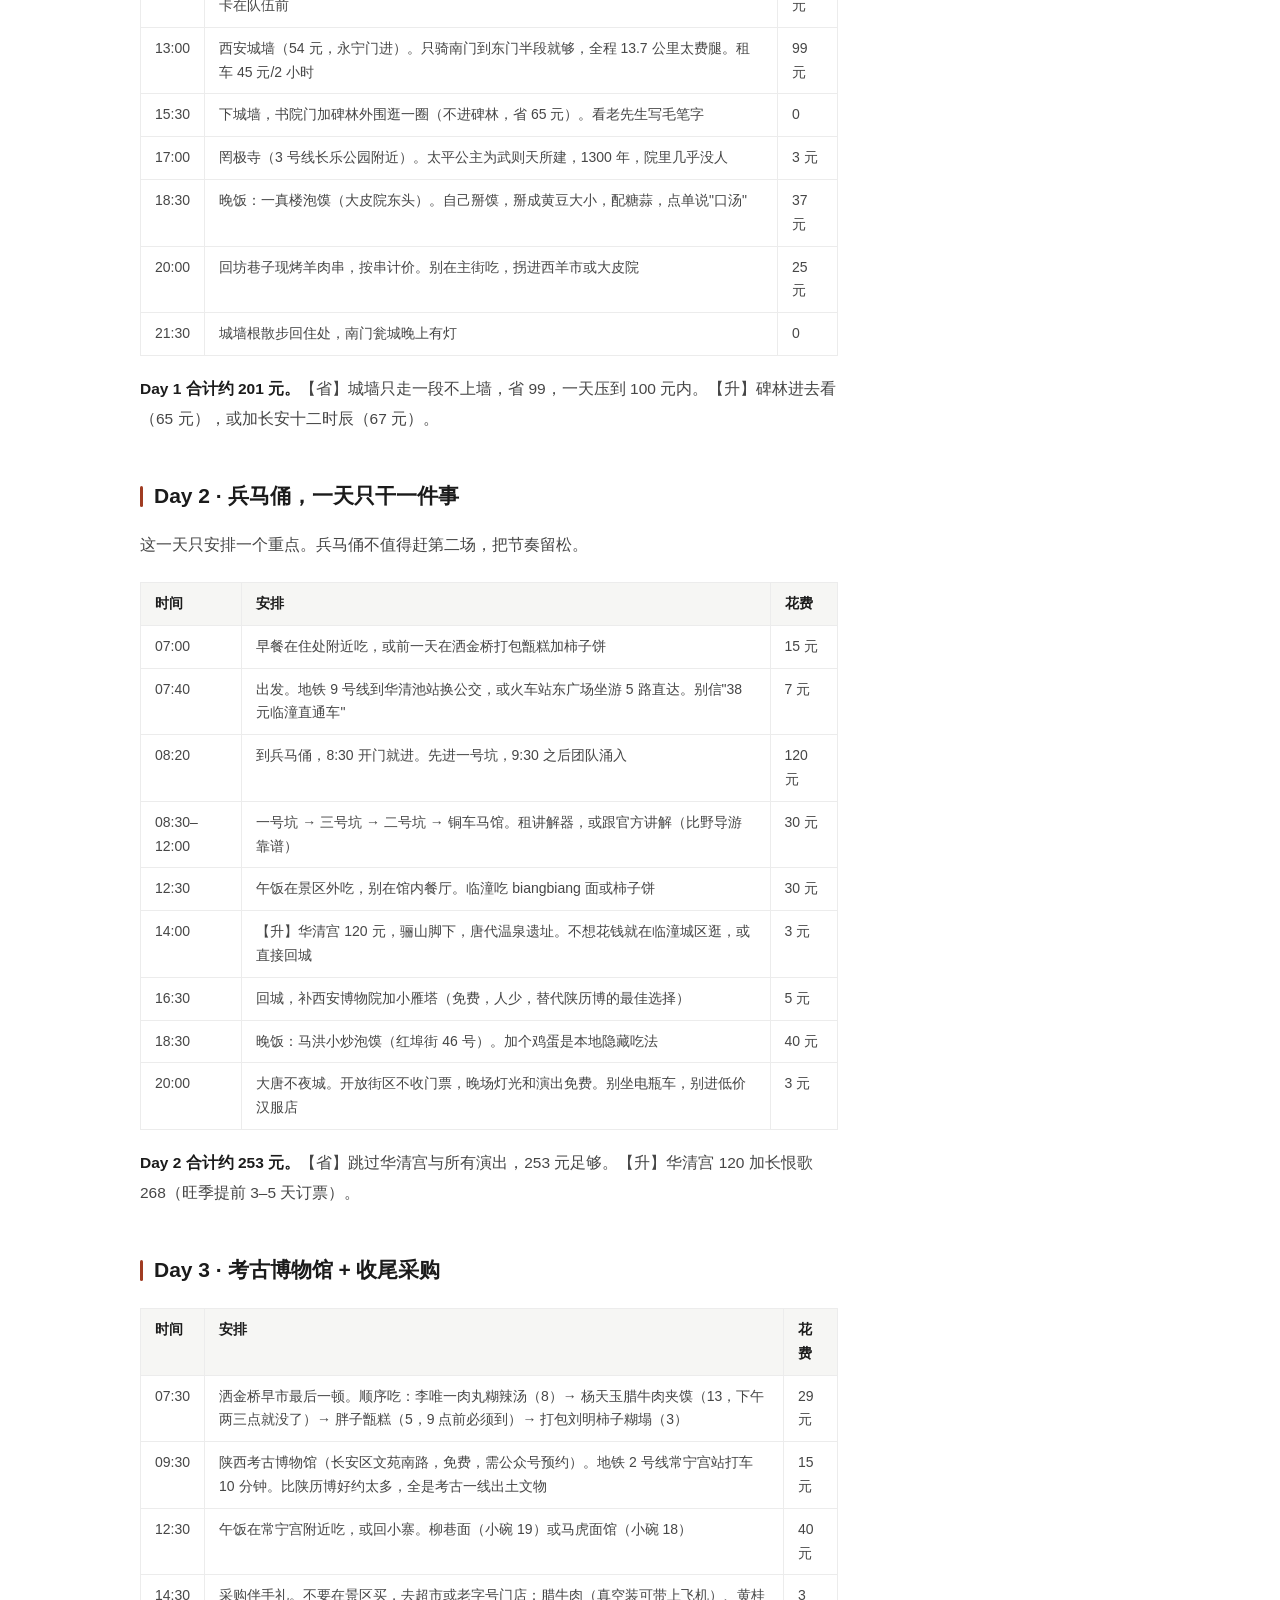
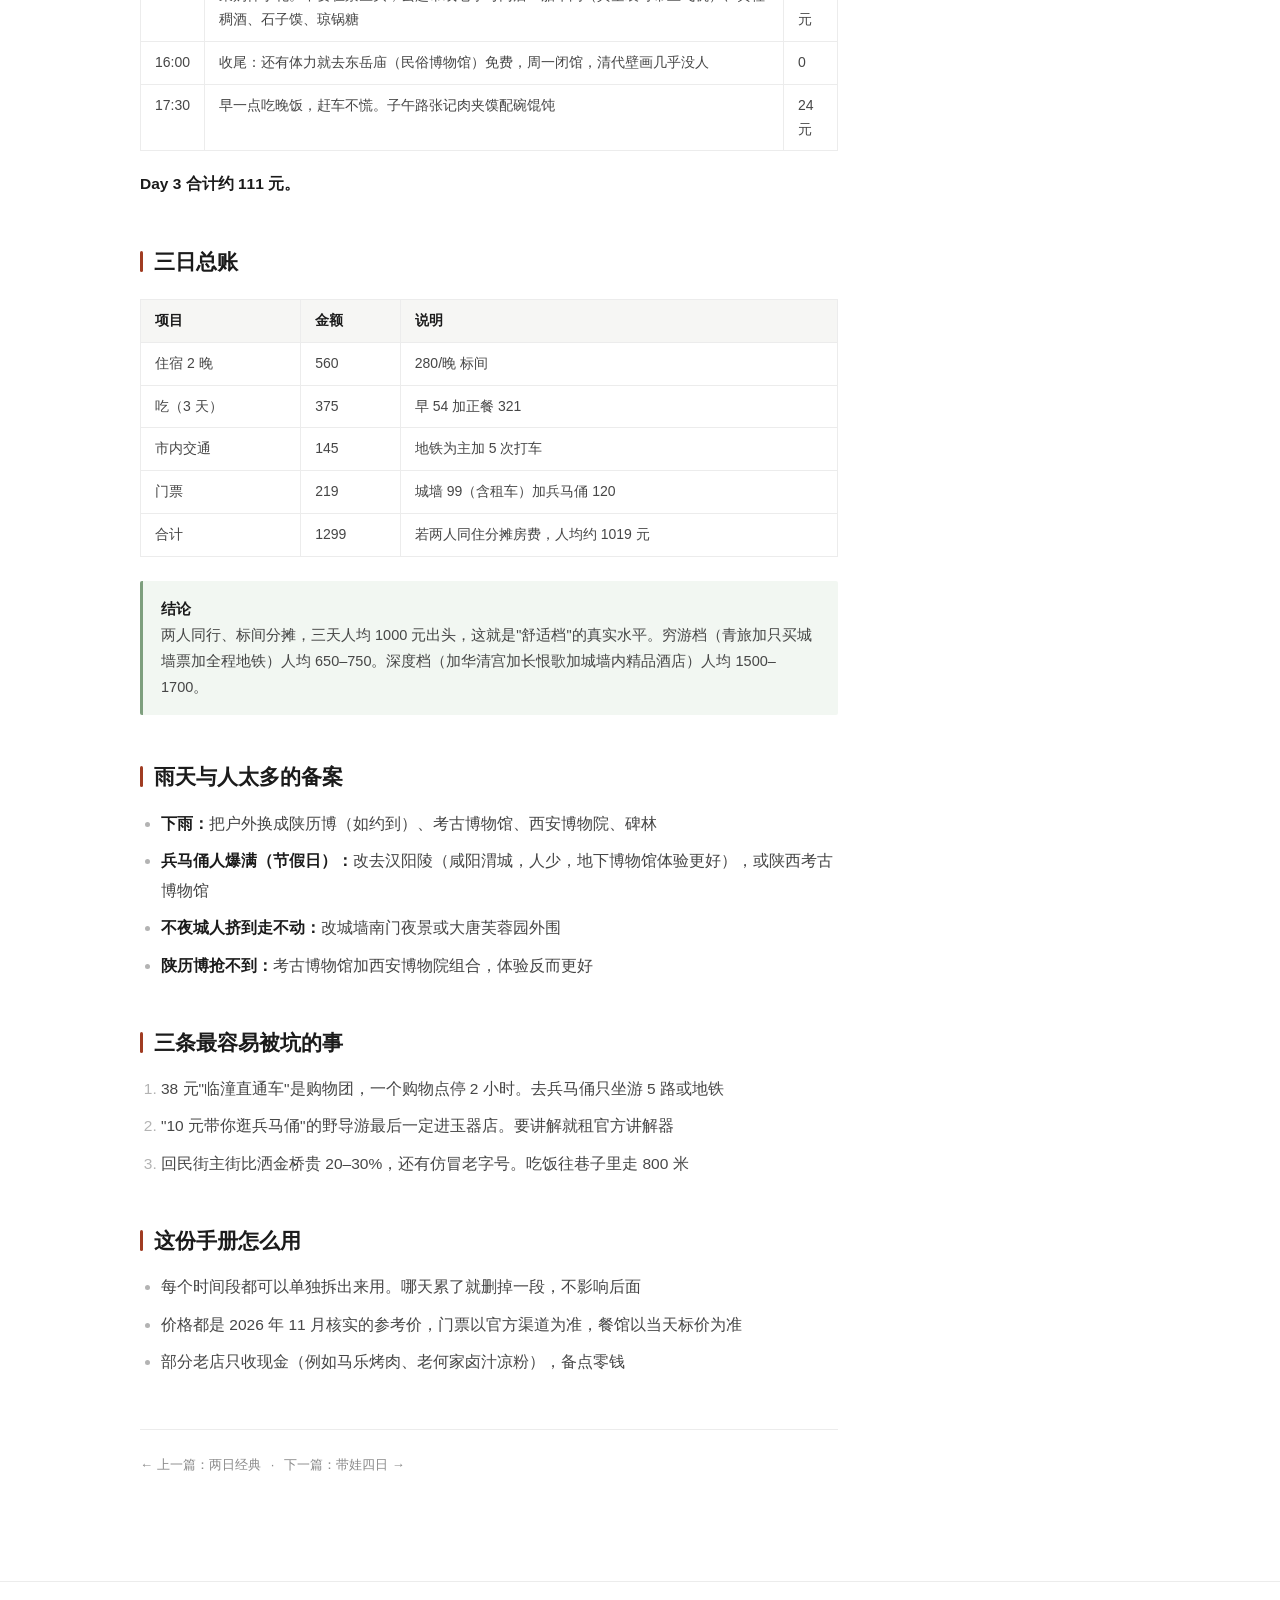
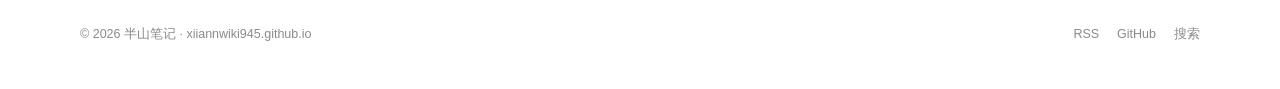
<file: xian-three-days.html>
<!DOCTYPE html>
<html lang="zh-CN" data-theme="light">
<head>
<meta charset="utf-8">
<meta name="viewport" content="width=device-width, initial-scale=1">
<title>西安三日深度：一天只干一件事 — 半山笔记</title>
<meta name="description" content="三天不是把两天的行程拉长，而是每天只放一个重点。含三档预算表和三日总账，人均 1000 元出头的真实口径。">
<link rel="stylesheet" href="assets/style.css">
<link rel="canonical" href="https://xiiannwiki945.github.io/xian-three-days.html">
<meta property="og:type" content="article">
<meta property="og:site_name" content="半山笔记">
<meta property="og:title" content="西安三日深度：一天只干一件事">
<meta property="og:description" content="三天不是把两天的行程拉长，而是每天只放一个重点。含三档预算表和三日总账，人均 1000 元出头的真实口径。">
<meta property="og:url" content="https://xiiannwiki945.github.io/xian-three-days.html">
<meta name="twitter:card" content="summary">
<link rel="alternate" type="application/rss+xml" title="半山笔记" href="feed.xml">

<script>(function(){try{var t=localStorage.getItem("banshan-theme");if(t!=="dark"&&t!=="light"){t=window.matchMedia&&window.matchMedia("(prefers-color-scheme: dark)").matches?"dark":"light";}document.documentElement.setAttribute("data-theme",t);}catch(e){}})();</script>
</head>
<body>
<header class="site-header">
  <div class="wrap site-header__inner">
    <a class="brand serif" href="index.html"><span class="brand-mark" aria-hidden="true"></span>半山笔记</a>
    <nav class="nav" aria-label="主导航">
      <a href="index.html" class="is-accent">文章</a>
      <a href="tags.html">标签</a>
      <a href="archive.html">归档</a>
      <a href="about.html">关于</a>
    </nav>
    <div class="nav-tools">
      <a class="icon-btn" href="search.html" aria-label="搜索">
        <svg viewBox="0 0 24 24" fill="none" stroke="currentColor" stroke-width="1.6" stroke-linecap="round" aria-hidden="true"><circle cx="11" cy="11" r="7"></circle><path d="m16.5 16.5 4 4"></path></svg>
      </a>
      <button class="icon-btn" type="button" data-theme-toggle aria-label="切换主题">
        <svg class="icon-moon" viewBox="0 0 24 24" fill="none" stroke="currentColor" stroke-width="1.6" stroke-linecap="round" stroke-linejoin="round" aria-hidden="true"><path d="M20 14.5A8.5 8.5 0 1 1 9.5 4a7 7 0 0 0 10.5 10.5Z"></path></svg>
        <svg class="icon-sun" viewBox="0 0 24 24" fill="none" stroke="currentColor" stroke-width="1.6" stroke-linecap="round" stroke-linejoin="round" aria-hidden="true"><circle cx="12" cy="12" r="4"></circle><path d="M12 2.5v2M12 19.5v2M2.5 12h2M19.5 12h2M5.2 5.2l1.4 1.4M17.4 17.4l1.4 1.4M18.8 5.2l-1.4 1.4M6.6 17.4l-1.4 1.4"></path></svg>
      </button>
    </div>
  </div>
</header>

<main class="wrap">
  <div class="post-layout">
    <article class="post">
      <header class="post-header">
        <h1 class="serif">西安三日深度：一天只干一件事</h1>
        <div class="meta-line">
          <time datetime="2026-11-16">2026-11-16</time>
          <span class="meta-sep">·</span>
          <span>8 分钟</span>
          <span class="meta-sep">·</span>
          <a href="tags.html">#西安</a>
          <a href="tags.html">#旅行</a>
          <a href="tags.html">#行程</a>
        </div>
      </header>

      <div class="prose">
        <p>三天和两天的区别不是"多看一个景点"，而是终于不用赶。每天只放一个重点，把节奏留松——这是三日行程唯一值得强调的原则。</p>

        <h2 id="budget">你属于哪一档</h2>
        <div class="table-wrap">
          <table>
            <thead>
              <tr><th></th><th>穷游档</th><th>舒适档（推荐）</th><th>深度档</th></tr>
            </thead>
            <tbody>
              <tr><td>人均总花费（3 天）</td><td>650–750 元</td><td>1050–1200 元</td><td>1500–1700 元</td></tr>
              <tr><td>住</td><td>青旅床位／城中村商务 60–120</td><td>连锁或精品标间 260–320</td><td>城墙内精品 400–550</td></tr>
              <tr><td>吃</td><td>早市加面食 60–80/天</td><td>早市加 1 顿正经馆子 110–140/天</td><td>含 1 顿老字号泡馍或陕菜 180–220/天</td></tr>
              <tr><td>行</td><td>地铁加公交 15/天</td><td>地铁为主加 3 次打车 50/天</td><td>打车为主 90/天</td></tr>
              <tr><td>门票</td><td>只买城墙 54</td><td>加兵马俑 120</td><td>加华清宫 120 加长恨歌 268</td></tr>
              <tr><td>住宿位置</td><td>北客站或小寨</td><td>永宁门／钟楼</td><td>永宁门</td></tr>
            </tbody>
          </table>
        </div>
        <p>下面按"舒适档"排时间轴，穷游档和深度档的替换方案在每个时段后用【省】和【升】标出。</p>

        <h2 id="before">出发前必须做完的 5 件事</h2>
        <ol>
          <li><strong>提前 3 天 18:00 抢陕历博。</strong>17:55 就开始刷，微信搜"陕西历史博物馆"预约。抢不到不要加钱找代约，直接 30 元买珍宝馆票走另一入口。</li>
          <li><strong>提前买好兵马俑门票。</strong>官方渠道，旺季当天可能售罄，选 8:30 第一场。</li>
          <li><strong>订住宿。</strong>位置优先级：永宁门 &gt; 钟楼 &gt; 小寨 &gt; 北客站。</li>
          <li><strong>查一下行程里有没有周一。</strong>周一陕历博、考古博物馆、水陆庵、东岳庙全闭馆，有周一就把博物馆那天换掉。</li>
          <li><strong>下载"西安地铁"App。</strong>不用办卡，扫码进站。</li>
        </ol>

        <h2 id="day-1">Day 1 · 城墙里的一天</h2>
        <p>步行 8 公里，几乎不花门票。早餐在小南门早市开始，这是全城最便宜的早餐。</p>

        <div class="table-wrap">
          <table>
            <thead>
              <tr><th>时间</th><th>安排</th><th>花费</th></tr>
            </thead>
            <tbody>
              <tr><td>06:40</td><td>小南门早市（勿幕门内）。油茶麻花加菜盒加一碗肉丸糊辣汤。周末 7 点前到，热门摊 8 点收</td><td>10 元</td></tr>
              <tr><td>08:30</td><td>沿城墙根走到广仁寺。西安唯一藏传佛教寺院，红墙白塔转经筒，几乎没旅行团</td><td>0</td></tr>
              <tr><td>10:00</td><td>地铁 1 号线玉祥门转 2 号线会展中心，唐天坛遗址。隋唐帝王祭天原址，比北京天坛更早，游客极少</td><td>3 元</td></tr>
              <tr><td>11:30</td><td>回城内，午饭：爱骅裤带面（端履门城市之心 1 层 6 号）。大铁盆装面，11:30 到刚好卡在队伍前</td><td>24 元</td></tr>
              <tr><td>13:00</td><td>西安城墙（54 元，永宁门进）。只骑南门到东门半段就够，全程 13.7 公里太费腿。租车 45 元/2 小时</td><td>99 元</td></tr>
              <tr><td>15:30</td><td>下城墙，书院门加碑林外围逛一圈（不进碑林，省 65 元）。看老先生写毛笔字</td><td>0</td></tr>
              <tr><td>17:00</td><td>罔极寺（3 号线长乐公园附近）。太平公主为武则天所建，1300 年，院里几乎没人</td><td>3 元</td></tr>
              <tr><td>18:30</td><td>晚饭：一真楼泡馍（大皮院东头）。自己掰馍，掰成黄豆大小，配糖蒜，点单说"口汤"</td><td>37 元</td></tr>
              <tr><td>20:00</td><td>回坊巷子现烤羊肉串，按串计价。别在主街吃，拐进西羊市或大皮院</td><td>25 元</td></tr>
              <tr><td>21:30</td><td>城墙根散步回住处，南门瓮城晚上有灯</td><td>0</td></tr>
            </tbody>
          </table>
        </div>

        <p><strong>Day 1 合计约 201 元。</strong>【省】城墙只走一段不上墙，省 99，一天压到 100 元内。【升】碑林进去看（65 元），或加长安十二时辰（67 元）。</p>

        <h2 id="day-2">Day 2 · 兵马俑，一天只干一件事</h2>
        <p>这一天只安排一个重点。兵马俑不值得赶第二场，把节奏留松。</p>

        <div class="table-wrap">
          <table>
            <thead>
              <tr><th>时间</th><th>安排</th><th>花费</th></tr>
            </thead>
            <tbody>
              <tr><td>07:00</td><td>早餐在住处附近吃，或前一天在洒金桥打包甑糕加柿子饼</td><td>15 元</td></tr>
              <tr><td>07:40</td><td>出发。地铁 9 号线到华清池站换公交，或火车站东广场坐游 5 路直达。别信"38 元临潼直通车"</td><td>7 元</td></tr>
              <tr><td>08:20</td><td>到兵马俑，8:30 开门就进。先进一号坑，9:30 之后团队涌入</td><td>120 元</td></tr>
              <tr><td>08:30–12:00</td><td>一号坑 → 三号坑 → 二号坑 → 铜车马馆。租讲解器，或跟官方讲解（比野导游靠谱）</td><td>30 元</td></tr>
              <tr><td>12:30</td><td>午饭在景区外吃，别在馆内餐厅。临潼吃 biangbiang 面或柿子饼</td><td>30 元</td></tr>
              <tr><td>14:00</td><td>【升】华清宫 120 元，骊山脚下，唐代温泉遗址。不想花钱就在临潼城区逛，或直接回城</td><td>3 元</td></tr>
              <tr><td>16:30</td><td>回城，补西安博物院加小雁塔（免费，人少，替代陕历博的最佳选择）</td><td>5 元</td></tr>
              <tr><td>18:30</td><td>晚饭：马洪小炒泡馍（红埠街 46 号）。加个鸡蛋是本地隐藏吃法</td><td>40 元</td></tr>
              <tr><td>20:00</td><td>大唐不夜城。开放街区不收门票，晚场灯光和演出免费。别坐电瓶车，别进低价汉服店</td><td>3 元</td></tr>
            </tbody>
          </table>
        </div>

        <p><strong>Day 2 合计约 253 元。</strong>【省】跳过华清宫与所有演出，253 元足够。【升】华清宫 120 加长恨歌 268（旺季提前 3–5 天订票）。</p>

        <h2 id="day-3">Day 3 · 考古博物馆 + 收尾采购</h2>
        <div class="table-wrap">
          <table>
            <thead>
              <tr><th>时间</th><th>安排</th><th>花费</th></tr>
            </thead>
            <tbody>
              <tr><td>07:30</td><td>洒金桥早市最后一顿。顺序吃：李唯一肉丸糊辣汤（8）→ 杨天玉腊牛肉夹馍（13，下午两三点就没了）→ 胖子甑糕（5，9 点前必须到）→ 打包刘明柿子糊塌（3）</td><td>29 元</td></tr>
              <tr><td>09:30</td><td>陕西考古博物馆（长安区文苑南路，免费，需公众号预约）。地铁 2 号线常宁宫站打车 10 分钟。比陕历博好约太多，全是考古一线出土文物</td><td>15 元</td></tr>
              <tr><td>12:30</td><td>午饭在常宁宫附近吃，或回小寨。柳巷面（小碗 19）或马虎面馆（小碗 18）</td><td>40 元</td></tr>
              <tr><td>14:30</td><td>采购伴手礼。不要在景区买，去超市或老字号门店：腊牛肉（真空装可带上飞机）、黄桂稠酒、石子馍、琼锅糖</td><td>3 元</td></tr>
              <tr><td>16:00</td><td>收尾：还有体力就去东岳庙（民俗博物馆）免费，周一闭馆，清代壁画几乎没人</td><td>0</td></tr>
              <tr><td>17:30</td><td>早一点吃晚饭，赶车不慌。子午路张记肉夹馍配碗馄饨</td><td>24 元</td></tr>
            </tbody>
          </table>
        </div>

        <p><strong>Day 3 合计约 111 元。</strong></p>

        <h2 id="total">三日总账</h2>
        <div class="table-wrap">
          <table>
            <thead>
              <tr><th>项目</th><th>金额</th><th>说明</th></tr>
            </thead>
            <tbody>
              <tr><td>住宿 2 晚</td><td>560</td><td>280/晚 标间</td></tr>
              <tr><td>吃（3 天）</td><td>375</td><td>早 54 加正餐 321</td></tr>
              <tr><td>市内交通</td><td>145</td><td>地铁为主加 5 次打车</td></tr>
              <tr><td>门票</td><td>219</td><td>城墙 99（含租车）加兵马俑 120</td></tr>
              <tr><td>合计</td><td>1299</td><td>若两人同住分摊房费，人均约 1019 元</td></tr>
            </tbody>
          </table>
        </div>

        <div class="callout">
          <p><strong>结论</strong><br>两人同行、标间分摊，三天人均 1000 元出头，这就是"舒适档"的真实水平。穷游档（青旅加只买城墙票加全程地铁）人均 650–750。深度档（加华清宫加长恨歌加城墙内精品酒店）人均 1500–1700。</p>
        </div>

        <h2 id="backup">雨天与人太多的备案</h2>
        <ul>
          <li><strong>下雨：</strong>把户外换成陕历博（如约到）、考古博物馆、西安博物院、碑林</li>
          <li><strong>兵马俑人爆满（节假日）：</strong>改去汉阳陵（咸阳渭城，人少，地下博物馆体验更好），或陕西考古博物馆</li>
          <li><strong>不夜城人挤到走不动：</strong>改城墙南门夜景或大唐芙蓉园外围</li>
          <li><strong>陕历博抢不到：</strong>考古博物馆加西安博物院组合，体验反而更好</li>
        </ul>

        <h2 id="traps">三条最容易被坑的事</h2>
        <ol>
          <li>38 元"临潼直通车"是购物团，一个购物点停 2 小时。去兵马俑只坐游 5 路或地铁</li>
          <li>"10 元带你逛兵马俑"的野导游最后一定进玉器店。要讲解就租官方讲解器</li>
          <li>回民街主街比洒金桥贵 20–30%，还有仿冒老字号。吃饭往巷子里走 800 米</li>
        </ol>

        <h2 id="howto">这份手册怎么用</h2>
        <ul>
          <li>每个时间段都可以单独拆出来用。哪天累了就删掉一段，不影响后面</li>
          <li>价格都是 2026 年 11 月核实的参考价，门票以官方渠道为准，餐馆以当天标价为准</li>
          <li>部分老店只收现金（例如马乐烤肉、老何家卤汁凉粉），备点零钱</li>
        </ul>
      </div>

      <div class="post-foot">
        <a href="xian-two-days.html">← 上一篇：两日经典</a>
        <span aria-hidden="true">·</span>
        <a href="xian-with-kids.html">下一篇：带娃四日 →</a>
      </div>
    </article>

    <aside class="toc" aria-label="目录">
      <h2 class="toc__title">目录</h2>
      <a href="#budget">你属于哪一档</a>
      <a href="#before">出发前必须做完的 5 件事</a>
      <a href="#day-1">Day 1 · 城墙里的一天</a>
      <a href="#day-2">Day 2 · 兵马俑</a>
      <a href="#day-3">Day 3 · 考古博物馆 + 采购</a>
      <a href="#total">三日总账</a>
      <a href="#backup">雨天与人太多的备案</a>
      <a href="#traps">三条最容易被坑的事</a>
      <a href="#howto">这份手册怎么用</a>
    </aside>
  </div>
</main>

<footer class="site-footer">
  <div class="wrap site-footer__inner">
    <p>© 2026 半山笔记 · xiiannwiki945.github.io</p>
    <div class="footer-links">
      <a href="feed.xml">RSS</a>
      <a href="https://github.com/xiiannwiki945" rel="noopener">GitHub</a>
      <a href="search.html">搜索</a>
    </div>
  </div>
</footer>

<script src="assets/app.js" defer></script>
</body>
</html>
</file>
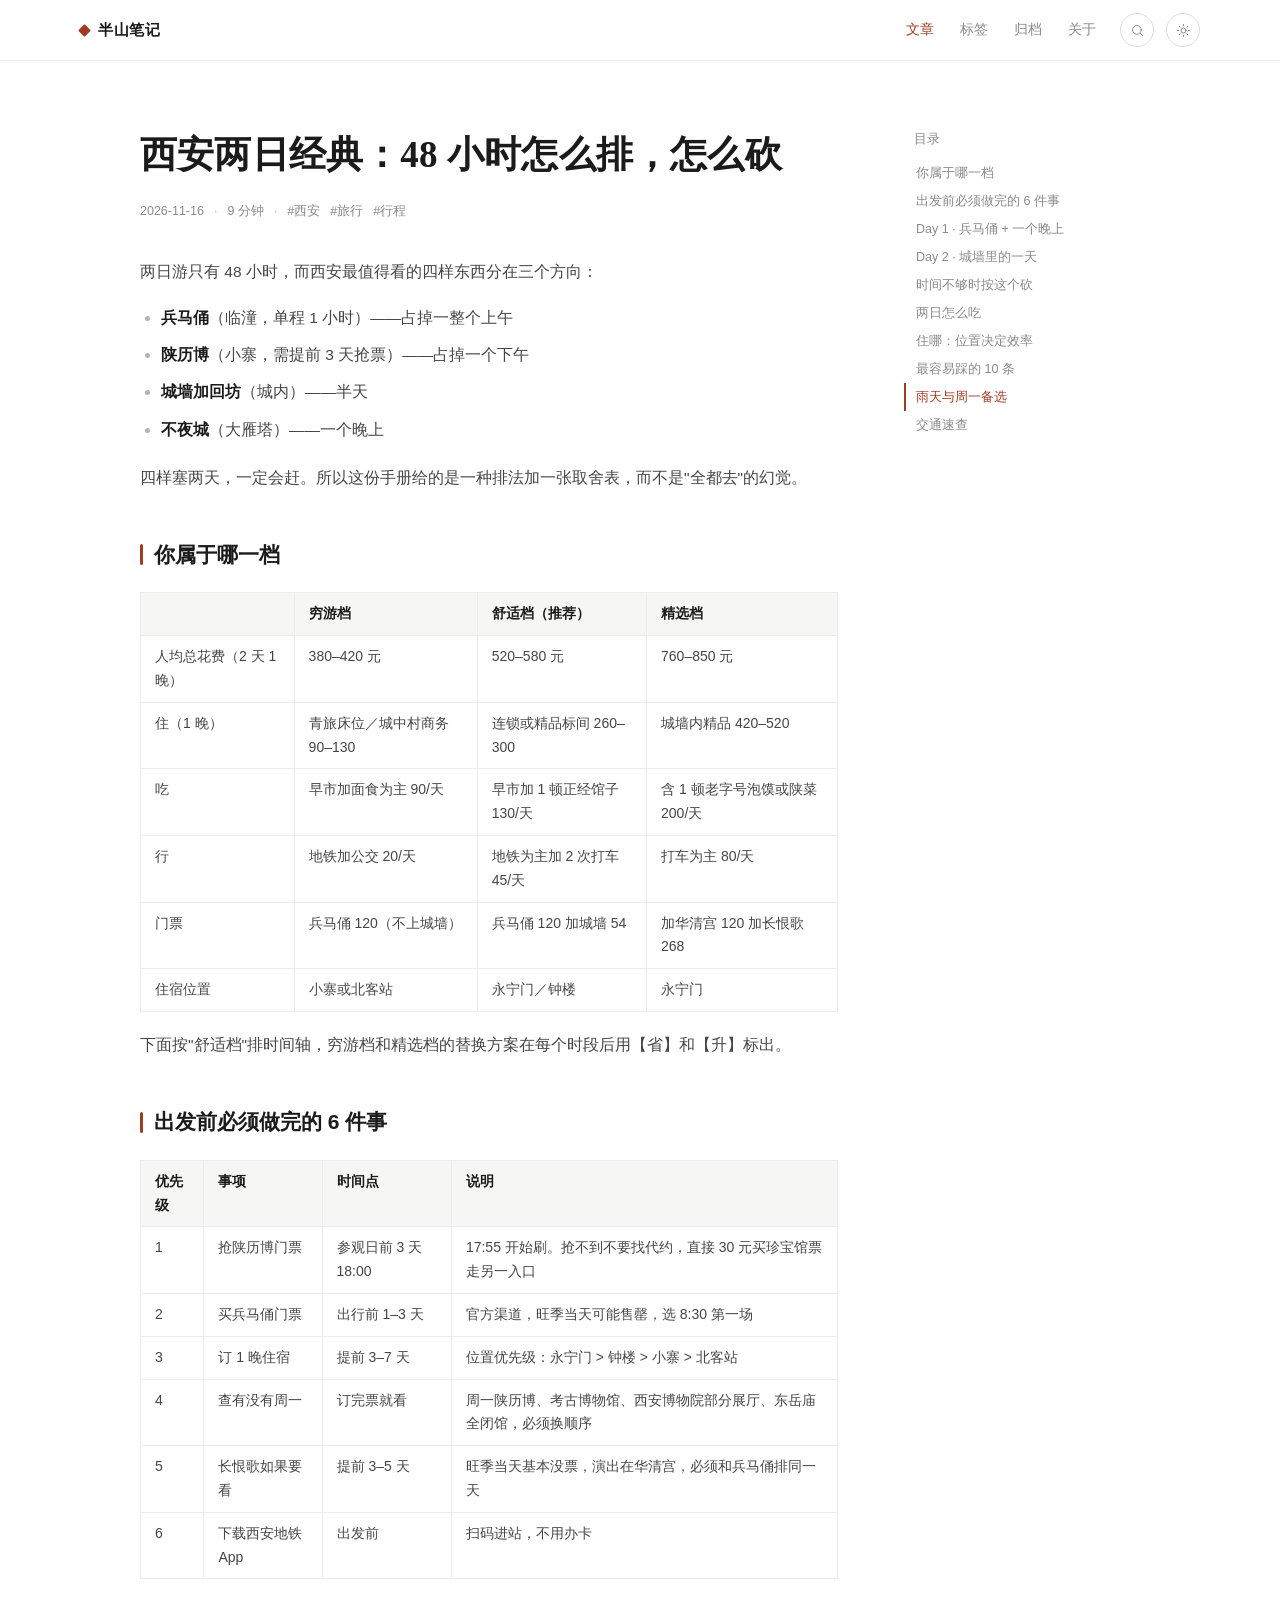
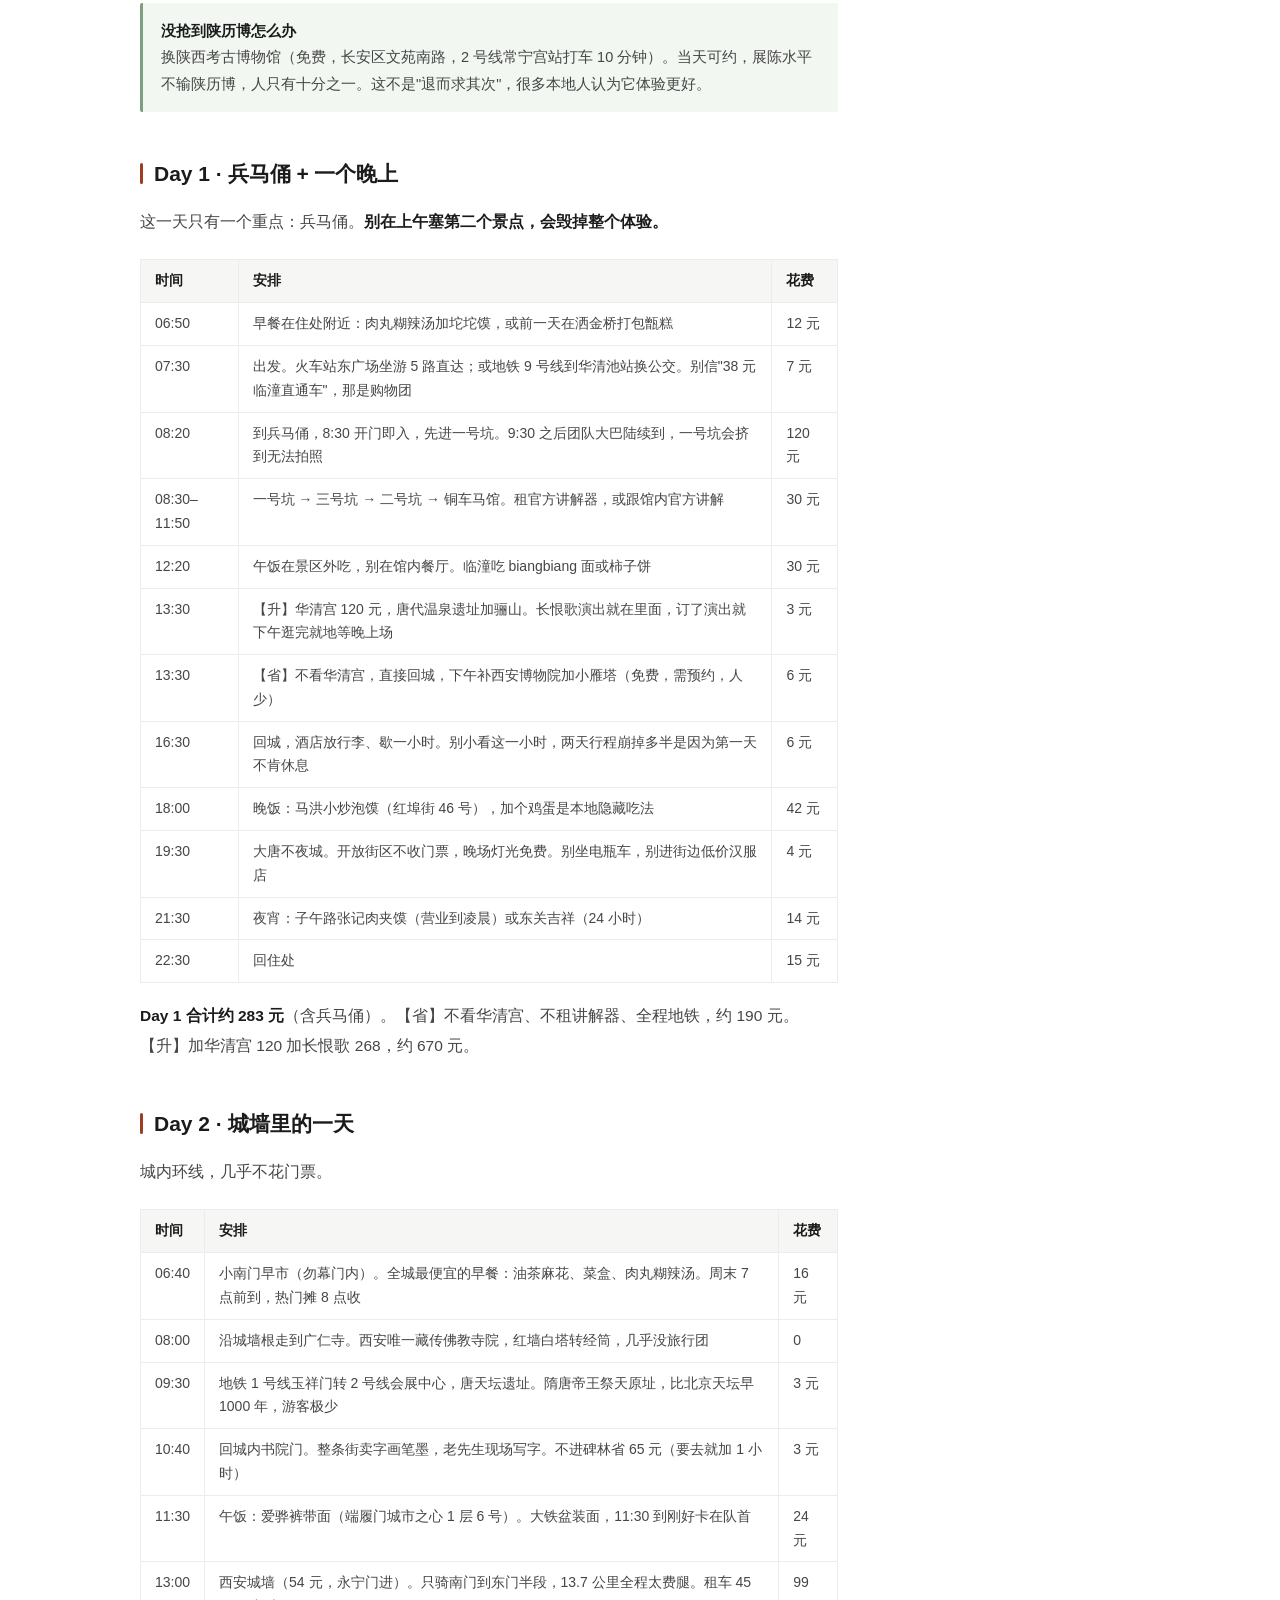
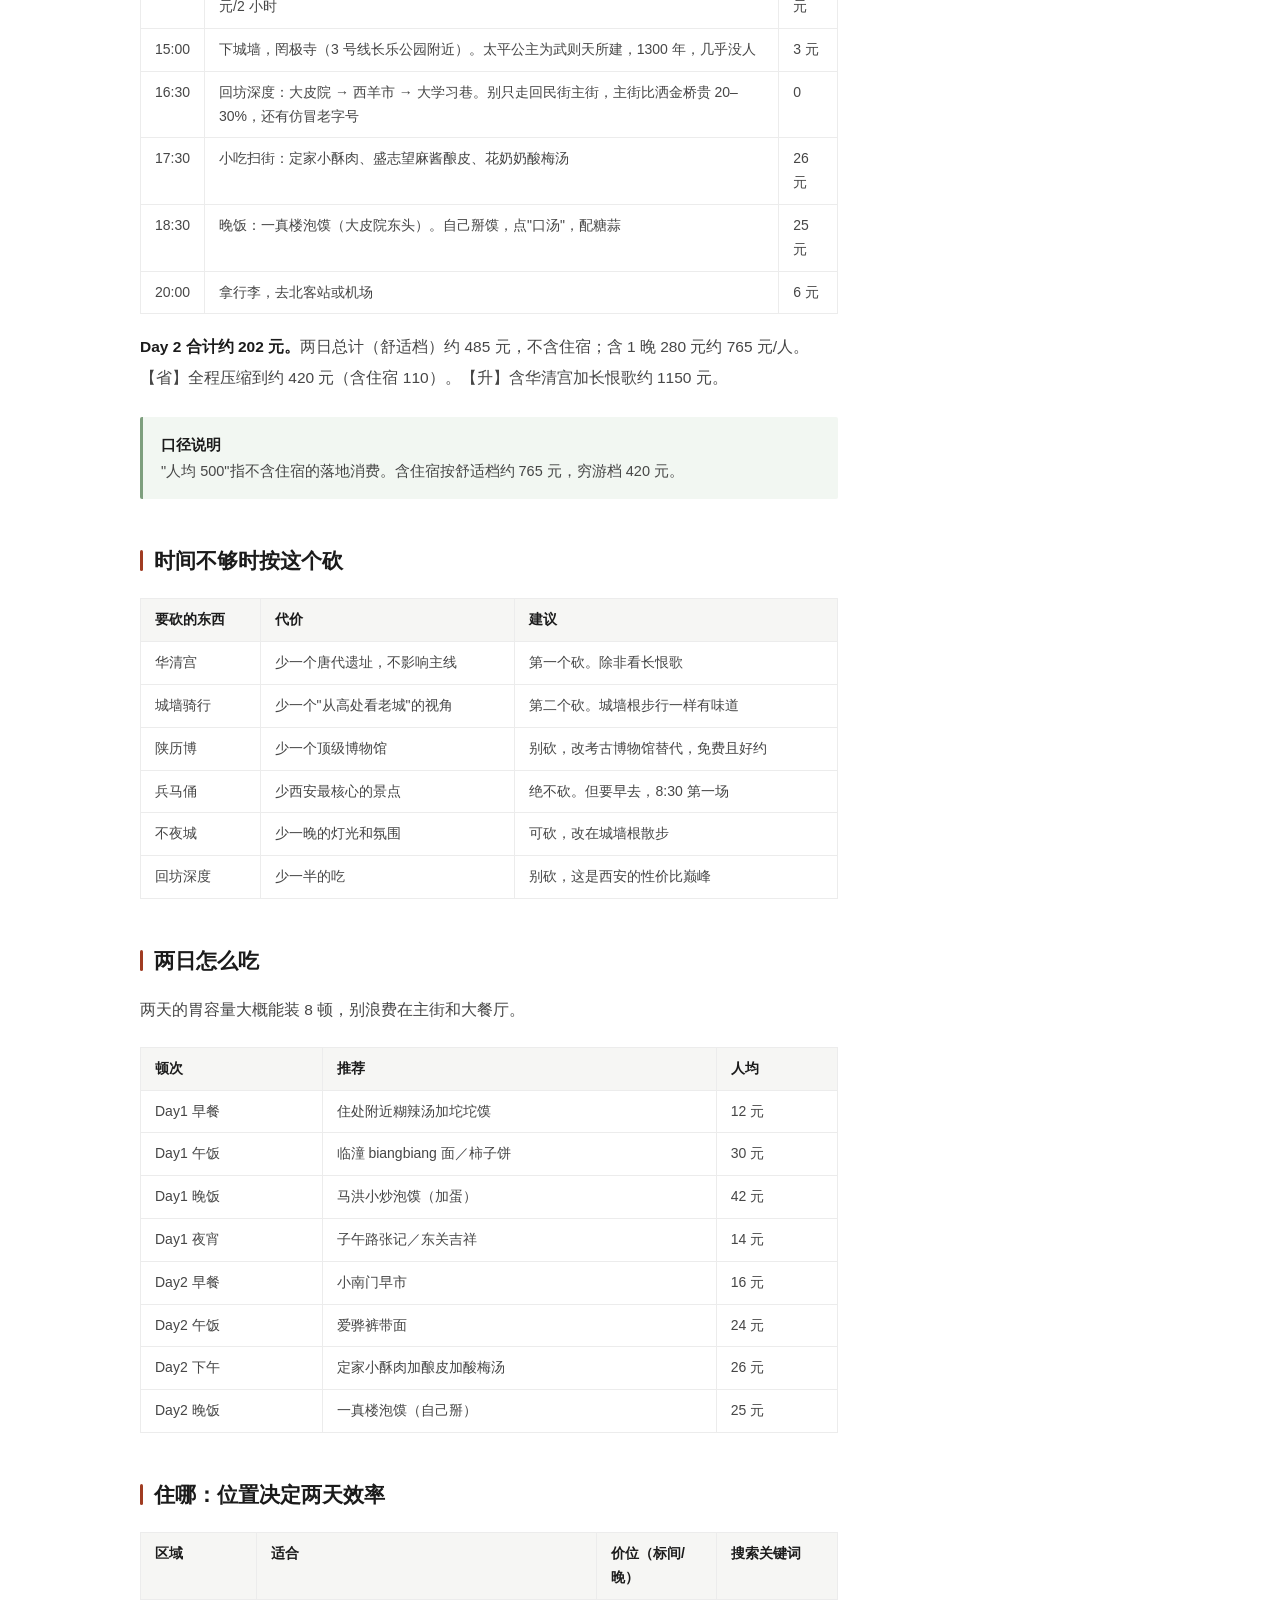
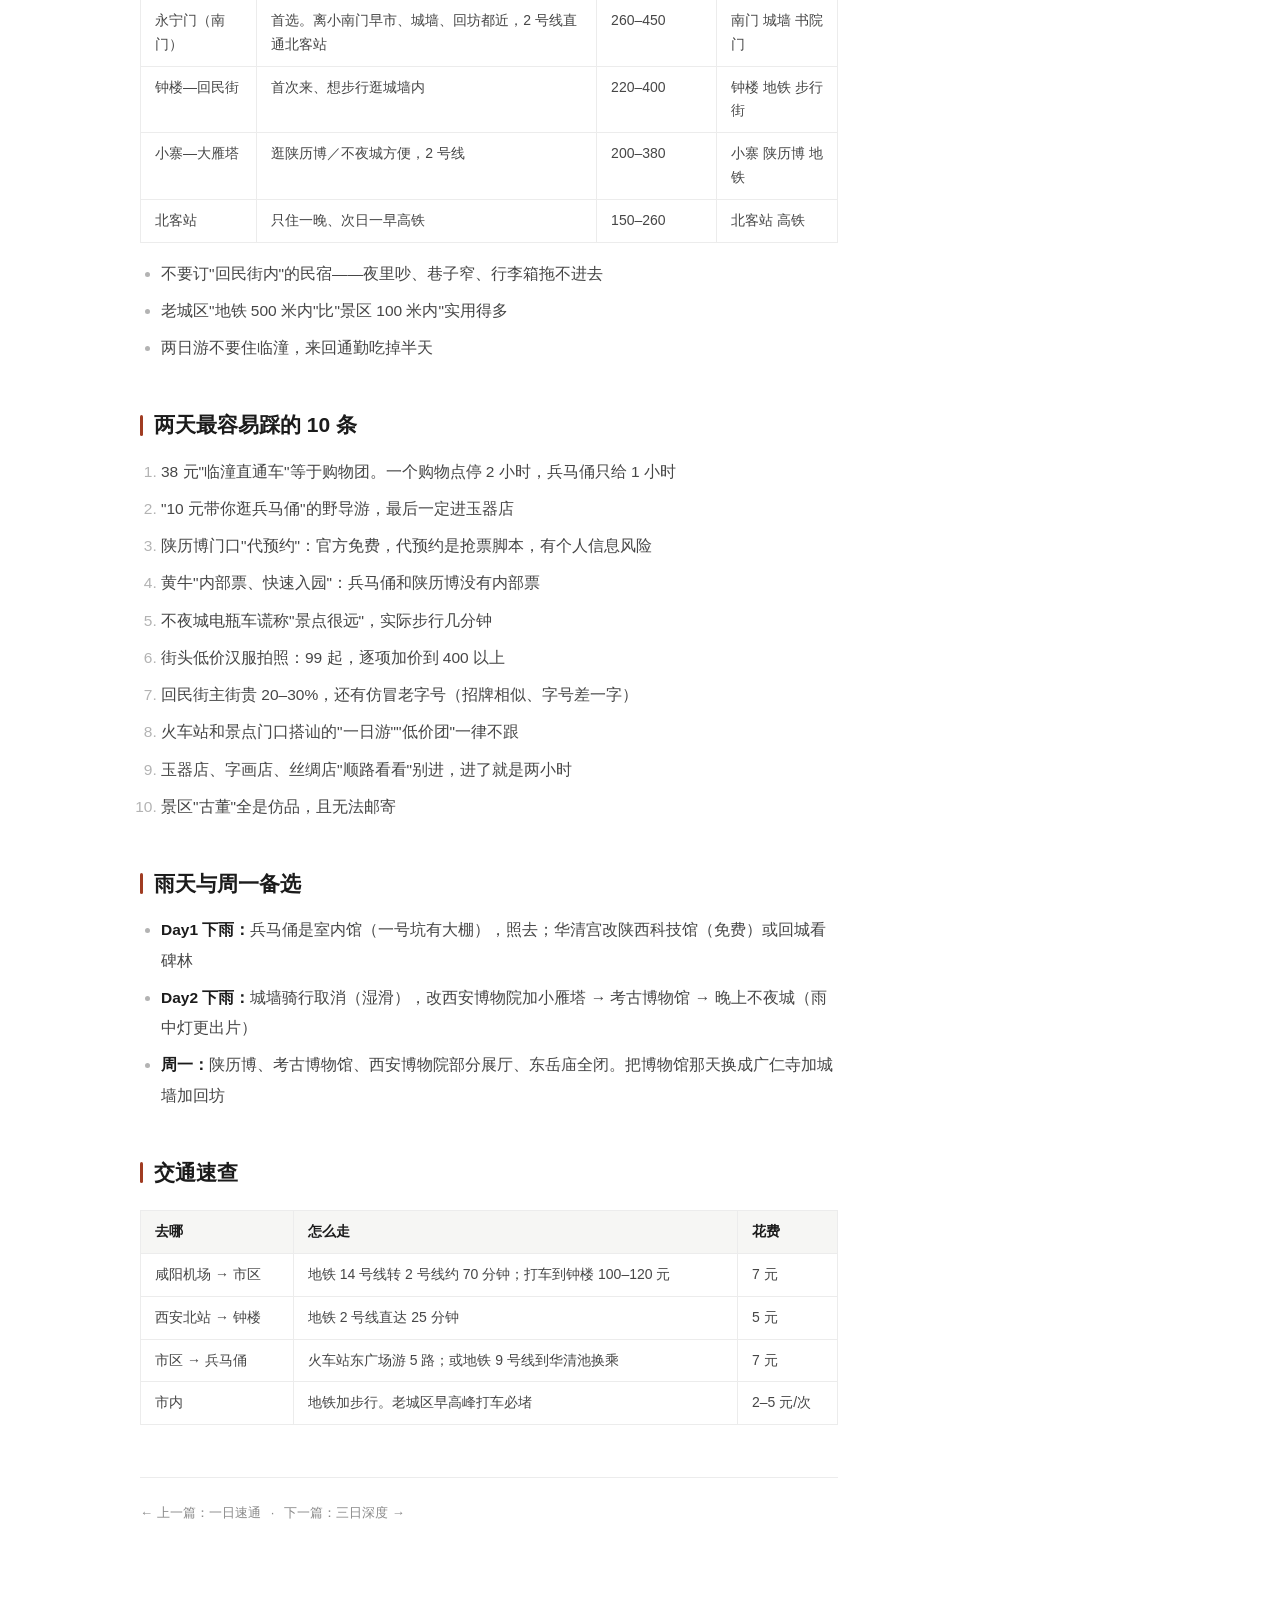
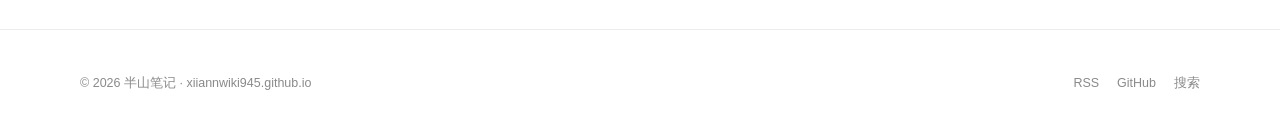
<file: xian-two-days.html>
<!DOCTYPE html>
<html lang="zh-CN" data-theme="light">
<head>
<meta charset="utf-8">
<meta name="viewport" content="width=device-width, initial-scale=1">
<title>西安两日经典：48 小时怎么排，怎么砍 — 半山笔记</title>
<meta name="description" content="两日游只有 48 小时，兵马俑、陕历博、城墙回坊、不夜城分在三个方向。这份手册给的是一种排法加一张取舍表，不是「全都去」的幻觉。">
<link rel="stylesheet" href="assets/style.css">
<link rel="canonical" href="https://xiiannwiki945.github.io/xian-two-days.html">
<meta property="og:type" content="article">
<meta property="og:site_name" content="半山笔记">
<meta property="og:title" content="西安两日经典：48 小时怎么排，怎么砍">
<meta property="og:description" content="两日游只有 48 小时，兵马俑、陕历博、城墙回坊、不夜城分在三个方向。这份手册给的是一种排法加一张取舍表，不是「全都去」的幻觉。">
<meta property="og:url" content="https://xiiannwiki945.github.io/xian-two-days.html">
<meta name="twitter:card" content="summary">
<link rel="alternate" type="application/rss+xml" title="半山笔记" href="feed.xml">

<script>(function(){try{var t=localStorage.getItem("banshan-theme");if(t!=="dark"&&t!=="light"){t=window.matchMedia&&window.matchMedia("(prefers-color-scheme: dark)").matches?"dark":"light";}document.documentElement.setAttribute("data-theme",t);}catch(e){}})();</script>
</head>
<body>
<header class="site-header">
  <div class="wrap site-header__inner">
    <a class="brand serif" href="index.html"><span class="brand-mark" aria-hidden="true"></span>半山笔记</a>
    <nav class="nav" aria-label="主导航">
      <a href="index.html" class="is-accent">文章</a>
      <a href="tags.html">标签</a>
      <a href="archive.html">归档</a>
      <a href="about.html">关于</a>
    </nav>
    <div class="nav-tools">
      <a class="icon-btn" href="search.html" aria-label="搜索">
        <svg viewBox="0 0 24 24" fill="none" stroke="currentColor" stroke-width="1.6" stroke-linecap="round" aria-hidden="true"><circle cx="11" cy="11" r="7"></circle><path d="m16.5 16.5 4 4"></path></svg>
      </a>
      <button class="icon-btn" type="button" data-theme-toggle aria-label="切换主题">
        <svg class="icon-moon" viewBox="0 0 24 24" fill="none" stroke="currentColor" stroke-width="1.6" stroke-linecap="round" stroke-linejoin="round" aria-hidden="true"><path d="M20 14.5A8.5 8.5 0 1 1 9.5 4a7 7 0 0 0 10.5 10.5Z"></path></svg>
        <svg class="icon-sun" viewBox="0 0 24 24" fill="none" stroke="currentColor" stroke-width="1.6" stroke-linecap="round" stroke-linejoin="round" aria-hidden="true"><circle cx="12" cy="12" r="4"></circle><path d="M12 2.5v2M12 19.5v2M2.5 12h2M19.5 12h2M5.2 5.2l1.4 1.4M17.4 17.4l1.4 1.4M18.8 5.2l-1.4 1.4M6.6 17.4l-1.4 1.4"></path></svg>
      </button>
    </div>
  </div>
</header>

<main class="wrap">
  <div class="post-layout">
    <article class="post">
      <header class="post-header">
        <h1 class="serif">西安两日经典：48 小时怎么排，怎么砍</h1>
        <div class="meta-line">
          <time datetime="2026-11-16">2026-11-16</time>
          <span class="meta-sep">·</span>
          <span>9 分钟</span>
          <span class="meta-sep">·</span>
          <a href="tags.html">#西安</a>
          <a href="tags.html">#旅行</a>
          <a href="tags.html">#行程</a>
        </div>
      </header>

      <div class="prose">
        <p>两日游只有 48 小时，而西安最值得看的四样东西分在三个方向：</p>
        <ul>
          <li><strong>兵马俑</strong>（临潼，单程 1 小时）——占掉一整个上午</li>
          <li><strong>陕历博</strong>（小寨，需提前 3 天抢票）——占掉一个下午</li>
          <li><strong>城墙加回坊</strong>（城内）——半天</li>
          <li><strong>不夜城</strong>（大雁塔）——一个晚上</li>
        </ul>
        <p>四样塞两天，一定会赶。所以这份手册给的是一种排法加一张取舍表，而不是"全都去"的幻觉。</p>

        <h2 id="budget">你属于哪一档</h2>
        <div class="table-wrap">
          <table>
            <thead>
              <tr><th></th><th>穷游档</th><th>舒适档（推荐）</th><th>精选档</th></tr>
            </thead>
            <tbody>
              <tr><td>人均总花费（2 天 1 晚）</td><td>380–420 元</td><td>520–580 元</td><td>760–850 元</td></tr>
              <tr><td>住（1 晚）</td><td>青旅床位／城中村商务 90–130</td><td>连锁或精品标间 260–300</td><td>城墙内精品 420–520</td></tr>
              <tr><td>吃</td><td>早市加面食为主 90/天</td><td>早市加 1 顿正经馆子 130/天</td><td>含 1 顿老字号泡馍或陕菜 200/天</td></tr>
              <tr><td>行</td><td>地铁加公交 20/天</td><td>地铁为主加 2 次打车 45/天</td><td>打车为主 80/天</td></tr>
              <tr><td>门票</td><td>兵马俑 120（不上城墙）</td><td>兵马俑 120 加城墙 54</td><td>加华清宫 120 加长恨歌 268</td></tr>
              <tr><td>住宿位置</td><td>小寨或北客站</td><td>永宁门／钟楼</td><td>永宁门</td></tr>
            </tbody>
          </table>
        </div>
        <p>下面按"舒适档"排时间轴，穷游档和精选档的替换方案在每个时段后用【省】和【升】标出。</p>

        <h2 id="before">出发前必须做完的 6 件事</h2>
        <div class="table-wrap">
          <table>
            <thead>
              <tr><th>优先级</th><th>事项</th><th>时间点</th><th>说明</th></tr>
            </thead>
            <tbody>
              <tr><td>1</td><td>抢陕历博门票</td><td>参观日前 3 天 18:00</td><td>17:55 开始刷。抢不到不要找代约，直接 30 元买珍宝馆票走另一入口</td></tr>
              <tr><td>2</td><td>买兵马俑门票</td><td>出行前 1–3 天</td><td>官方渠道，旺季当天可能售罄，选 8:30 第一场</td></tr>
              <tr><td>3</td><td>订 1 晚住宿</td><td>提前 3–7 天</td><td>位置优先级：永宁门 &gt; 钟楼 &gt; 小寨 &gt; 北客站</td></tr>
              <tr><td>4</td><td>查有没有周一</td><td>订完票就看</td><td>周一陕历博、考古博物馆、西安博物院部分展厅、东岳庙全闭馆，必须换顺序</td></tr>
              <tr><td>5</td><td>长恨歌如果要看</td><td>提前 3–5 天</td><td>旺季当天基本没票，演出在华清宫，必须和兵马俑排同一天</td></tr>
              <tr><td>6</td><td>下载西安地铁 App</td><td>出发前</td><td>扫码进站，不用办卡</td></tr>
            </tbody>
          </table>
        </div>

        <div class="callout">
          <p><strong>没抢到陕历博怎么办</strong><br>换陕西考古博物馆（免费，长安区文苑南路，2 号线常宁宫站打车 10 分钟）。当天可约，展陈水平不输陕历博，人只有十分之一。这不是"退而求其次"，很多本地人认为它体验更好。</p>
        </div>

        <h2 id="day-1">Day 1 · 兵马俑 + 一个晚上</h2>
        <p>这一天只有一个重点：兵马俑。<strong>别在上午塞第二个景点，会毁掉整个体验。</strong></p>

        <div class="table-wrap">
          <table>
            <thead>
              <tr><th>时间</th><th>安排</th><th>花费</th></tr>
            </thead>
            <tbody>
              <tr><td>06:50</td><td>早餐在住处附近：肉丸糊辣汤加坨坨馍，或前一天在洒金桥打包甑糕</td><td>12 元</td></tr>
              <tr><td>07:30</td><td>出发。火车站东广场坐游 5 路直达；或地铁 9 号线到华清池站换公交。别信"38 元临潼直通车"，那是购物团</td><td>7 元</td></tr>
              <tr><td>08:20</td><td>到兵马俑，8:30 开门即入，先进一号坑。9:30 之后团队大巴陆续到，一号坑会挤到无法拍照</td><td>120 元</td></tr>
              <tr><td>08:30–11:50</td><td>一号坑 → 三号坑 → 二号坑 → 铜车马馆。租官方讲解器，或跟馆内官方讲解</td><td>30 元</td></tr>
              <tr><td>12:20</td><td>午饭在景区外吃，别在馆内餐厅。临潼吃 biangbiang 面或柿子饼</td><td>30 元</td></tr>
              <tr><td>13:30</td><td>【升】华清宫 120 元，唐代温泉遗址加骊山。长恨歌演出就在里面，订了演出就下午逛完就地等晚上场</td><td>3 元</td></tr>
              <tr><td>13:30</td><td>【省】不看华清宫，直接回城，下午补西安博物院加小雁塔（免费，需预约，人少）</td><td>6 元</td></tr>
              <tr><td>16:30</td><td>回城，酒店放行李、歇一小时。别小看这一小时，两天行程崩掉多半是因为第一天不肯休息</td><td>6 元</td></tr>
              <tr><td>18:00</td><td>晚饭：马洪小炒泡馍（红埠街 46 号），加个鸡蛋是本地隐藏吃法</td><td>42 元</td></tr>
              <tr><td>19:30</td><td>大唐不夜城。开放街区不收门票，晚场灯光免费。别坐电瓶车，别进街边低价汉服店</td><td>4 元</td></tr>
              <tr><td>21:30</td><td>夜宵：子午路张记肉夹馍（营业到凌晨）或东关吉祥（24 小时）</td><td>14 元</td></tr>
              <tr><td>22:30</td><td>回住处</td><td>15 元</td></tr>
            </tbody>
          </table>
        </div>

        <p><strong>Day 1 合计约 283 元</strong>（含兵马俑）。【省】不看华清宫、不租讲解器、全程地铁，约 190 元。【升】加华清宫 120 加长恨歌 268，约 670 元。</p>

        <h2 id="day-2">Day 2 · 城墙里的一天</h2>
        <p>城内环线，几乎不花门票。</p>

        <div class="table-wrap">
          <table>
            <thead>
              <tr><th>时间</th><th>安排</th><th>花费</th></tr>
            </thead>
            <tbody>
              <tr><td>06:40</td><td>小南门早市（勿幕门内）。全城最便宜的早餐：油茶麻花、菜盒、肉丸糊辣汤。周末 7 点前到，热门摊 8 点收</td><td>16 元</td></tr>
              <tr><td>08:00</td><td>沿城墙根走到广仁寺。西安唯一藏传佛教寺院，红墙白塔转经筒，几乎没旅行团</td><td>0</td></tr>
              <tr><td>09:30</td><td>地铁 1 号线玉祥门转 2 号线会展中心，唐天坛遗址。隋唐帝王祭天原址，比北京天坛早 1000 年，游客极少</td><td>3 元</td></tr>
              <tr><td>10:40</td><td>回城内书院门。整条街卖字画笔墨，老先生现场写字。不进碑林省 65 元（要去就加 1 小时）</td><td>3 元</td></tr>
              <tr><td>11:30</td><td>午饭：爱骅裤带面（端履门城市之心 1 层 6 号）。大铁盆装面，11:30 到刚好卡在队首</td><td>24 元</td></tr>
              <tr><td>13:00</td><td>西安城墙（54 元，永宁门进）。只骑南门到东门半段，13.7 公里全程太费腿。租车 45 元/2 小时</td><td>99 元</td></tr>
              <tr><td>15:00</td><td>下城墙，罔极寺（3 号线长乐公园附近）。太平公主为武则天所建，1300 年，几乎没人</td><td>3 元</td></tr>
              <tr><td>16:30</td><td>回坊深度：大皮院 → 西羊市 → 大学习巷。别只走回民街主街，主街比洒金桥贵 20–30%，还有仿冒老字号</td><td>0</td></tr>
              <tr><td>17:30</td><td>小吃扫街：定家小酥肉、盛志望麻酱酿皮、花奶奶酸梅汤</td><td>26 元</td></tr>
              <tr><td>18:30</td><td>晚饭：一真楼泡馍（大皮院东头）。自己掰馍，点"口汤"，配糖蒜</td><td>25 元</td></tr>
              <tr><td>20:00</td><td>拿行李，去北客站或机场</td><td>6 元</td></tr>
            </tbody>
          </table>
        </div>

        <p><strong>Day 2 合计约 202 元。</strong>两日总计（舒适档）约 485 元，不含住宿；含 1 晚 280 元约 765 元/人。【省】全程压缩到约 420 元（含住宿 110）。【升】含华清宫加长恨歌约 1150 元。</p>

        <div class="callout">
          <p><strong>口径说明</strong><br>"人均 500"指不含住宿的落地消费。含住宿按舒适档约 765 元，穷游档 420 元。</p>
        </div>

        <h2 id="cut">时间不够时按这个砍</h2>
        <div class="table-wrap">
          <table>
            <thead>
              <tr><th>要砍的东西</th><th>代价</th><th>建议</th></tr>
            </thead>
            <tbody>
              <tr><td>华清宫</td><td>少一个唐代遗址，不影响主线</td><td>第一个砍。除非看长恨歌</td></tr>
              <tr><td>城墙骑行</td><td>少一个"从高处看老城"的视角</td><td>第二个砍。城墙根步行一样有味道</td></tr>
              <tr><td>陕历博</td><td>少一个顶级博物馆</td><td>别砍，改考古博物馆替代，免费且好约</td></tr>
              <tr><td>兵马俑</td><td>少西安最核心的景点</td><td>绝不砍。但要早去，8:30 第一场</td></tr>
              <tr><td>不夜城</td><td>少一晚的灯光和氛围</td><td>可砍，改在城墙根散步</td></tr>
              <tr><td>回坊深度</td><td>少一半的吃</td><td>别砍，这是西安的性价比巅峰</td></tr>
            </tbody>
          </table>
        </div>

        <h2 id="eat">两日怎么吃</h2>
        <p>两天的胃容量大概能装 8 顿，别浪费在主街和大餐厅。</p>
        <div class="table-wrap">
          <table>
            <thead>
              <tr><th>顿次</th><th>推荐</th><th>人均</th></tr>
            </thead>
            <tbody>
              <tr><td>Day1 早餐</td><td>住处附近糊辣汤加坨坨馍</td><td>12 元</td></tr>
              <tr><td>Day1 午饭</td><td>临潼 biangbiang 面／柿子饼</td><td>30 元</td></tr>
              <tr><td>Day1 晚饭</td><td>马洪小炒泡馍（加蛋）</td><td>42 元</td></tr>
              <tr><td>Day1 夜宵</td><td>子午路张记／东关吉祥</td><td>14 元</td></tr>
              <tr><td>Day2 早餐</td><td>小南门早市</td><td>16 元</td></tr>
              <tr><td>Day2 午饭</td><td>爱骅裤带面</td><td>24 元</td></tr>
              <tr><td>Day2 下午</td><td>定家小酥肉加酿皮加酸梅汤</td><td>26 元</td></tr>
              <tr><td>Day2 晚饭</td><td>一真楼泡馍（自己掰）</td><td>25 元</td></tr>
            </tbody>
          </table>
        </div>

        <h2 id="stay">住哪：位置决定两天效率</h2>
        <div class="table-wrap">
          <table>
            <thead>
              <tr><th>区域</th><th>适合</th><th>价位（标间/晚）</th><th>搜索关键词</th></tr>
            </thead>
            <tbody>
              <tr><td>永宁门（南门）</td><td>首选。离小南门早市、城墙、回坊都近，2 号线直通北客站</td><td>260–450</td><td>南门 城墙 书院门</td></tr>
              <tr><td>钟楼—回民街</td><td>首次来、想步行逛城墙内</td><td>220–400</td><td>钟楼 地铁 步行街</td></tr>
              <tr><td>小寨—大雁塔</td><td>逛陕历博／不夜城方便，2 号线</td><td>200–380</td><td>小寨 陕历博 地铁</td></tr>
              <tr><td>北客站</td><td>只住一晚、次日一早高铁</td><td>150–260</td><td>北客站 高铁</td></tr>
            </tbody>
          </table>
        </div>
        <ul>
          <li>不要订"回民街内"的民宿——夜里吵、巷子窄、行李箱拖不进去</li>
          <li>老城区"地铁 500 米内"比"景区 100 米内"实用得多</li>
          <li>两日游不要住临潼，来回通勤吃掉半天</li>
        </ul>

        <h2 id="traps">两天最容易踩的 10 条</h2>
        <ol>
          <li>38 元"临潼直通车"等于购物团。一个购物点停 2 小时，兵马俑只给 1 小时</li>
          <li>"10 元带你逛兵马俑"的野导游，最后一定进玉器店</li>
          <li>陕历博门口"代预约"：官方免费，代预约是抢票脚本，有个人信息风险</li>
          <li>黄牛"内部票、快速入园"：兵马俑和陕历博没有内部票</li>
          <li>不夜城电瓶车谎称"景点很远"，实际步行几分钟</li>
          <li>街头低价汉服拍照：99 起，逐项加价到 400 以上</li>
          <li>回民街主街贵 20–30%，还有仿冒老字号（招牌相似、字号差一字）</li>
          <li>火车站和景点门口搭讪的"一日游""低价团"一律不跟</li>
          <li>玉器店、字画店、丝绸店"顺路看看"别进，进了就是两小时</li>
          <li>景区"古董"全是仿品，且无法邮寄</li>
        </ol>

        <h2 id="rain">雨天与周一备选</h2>
        <ul>
          <li><strong>Day1 下雨：</strong>兵马俑是室内馆（一号坑有大棚），照去；华清宫改陕西科技馆（免费）或回城看碑林</li>
          <li><strong>Day2 下雨：</strong>城墙骑行取消（湿滑），改西安博物院加小雁塔 → 考古博物馆 → 晚上不夜城（雨中灯更出片）</li>
          <li><strong>周一：</strong>陕历博、考古博物馆、西安博物院部分展厅、东岳庙全闭。把博物馆那天换成广仁寺加城墙加回坊</li>
        </ul>

        <h2 id="traffic">交通速查</h2>
        <div class="table-wrap">
          <table>
            <thead>
              <tr><th>去哪</th><th>怎么走</th><th>花费</th></tr>
            </thead>
            <tbody>
              <tr><td>咸阳机场 → 市区</td><td>地铁 14 号线转 2 号线约 70 分钟；打车到钟楼 100–120 元</td><td>7 元</td></tr>
              <tr><td>西安北站 → 钟楼</td><td>地铁 2 号线直达 25 分钟</td><td>5 元</td></tr>
              <tr><td>市区 → 兵马俑</td><td>火车站东广场游 5 路；或地铁 9 号线到华清池换乘</td><td>7 元</td></tr>
              <tr><td>市内</td><td>地铁加步行。老城区早高峰打车必堵</td><td>2–5 元/次</td></tr>
            </tbody>
          </table>
        </div>
      </div>

      <div class="post-foot">
        <a href="xian-one-day.html">← 上一篇：一日速通</a>
        <span aria-hidden="true">·</span>
        <a href="xian-three-days.html">下一篇：三日深度 →</a>
      </div>
    </article>

    <aside class="toc" aria-label="目录">
      <h2 class="toc__title">目录</h2>
      <a href="#budget">你属于哪一档</a>
      <a href="#before">出发前必须做完的 6 件事</a>
      <a href="#day-1">Day 1 · 兵马俑 + 一个晚上</a>
      <a href="#day-2">Day 2 · 城墙里的一天</a>
      <a href="#cut">时间不够时按这个砍</a>
      <a href="#eat">两日怎么吃</a>
      <a href="#stay">住哪：位置决定效率</a>
      <a href="#traps">最容易踩的 10 条</a>
      <a href="#rain">雨天与周一备选</a>
      <a href="#traffic">交通速查</a>
    </aside>
  </div>
</main>

<footer class="site-footer">
  <div class="wrap site-footer__inner">
    <p>© 2026 半山笔记 · xiiannwiki945.github.io</p>
    <div class="footer-links">
      <a href="feed.xml">RSS</a>
      <a href="https://github.com/xiiannwiki945" rel="noopener">GitHub</a>
      <a href="search.html">搜索</a>
    </div>
  </div>
</footer>

<script src="assets/app.js" defer></script>
</body>
</html>
</file>
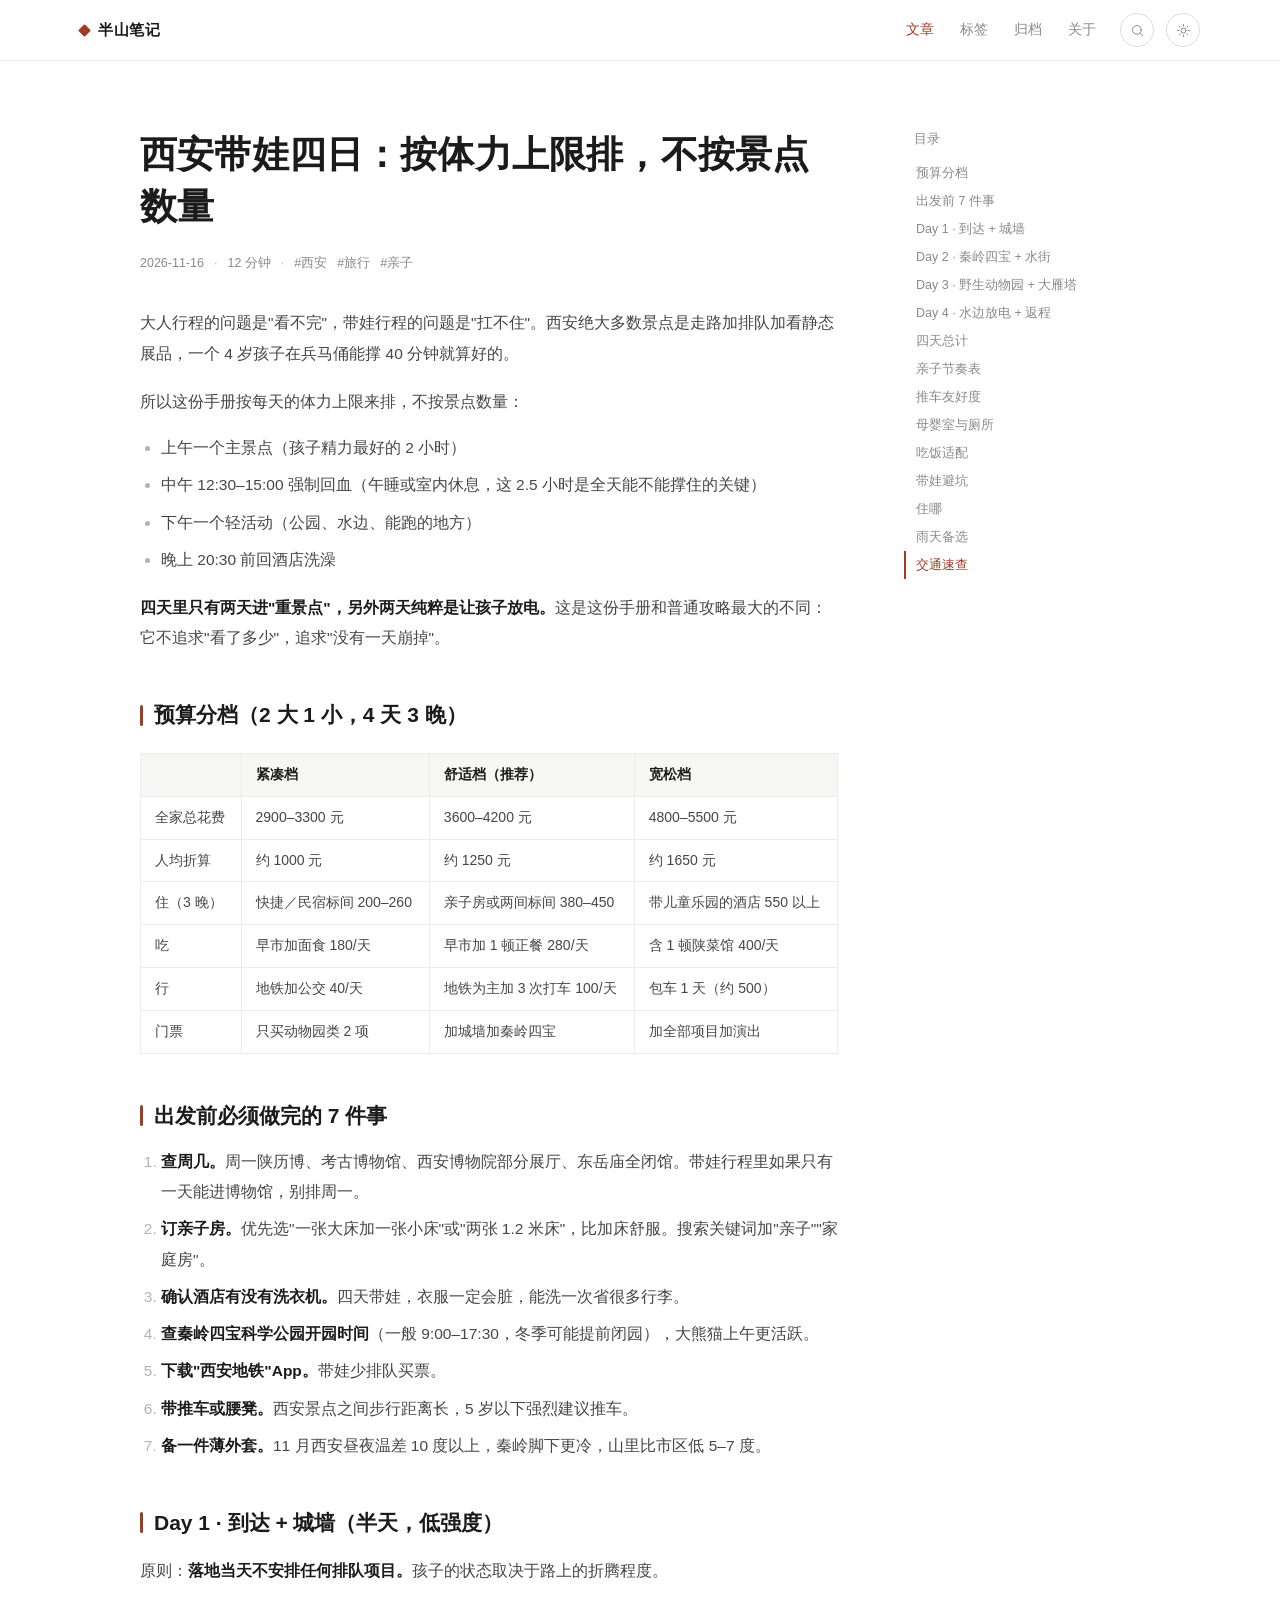
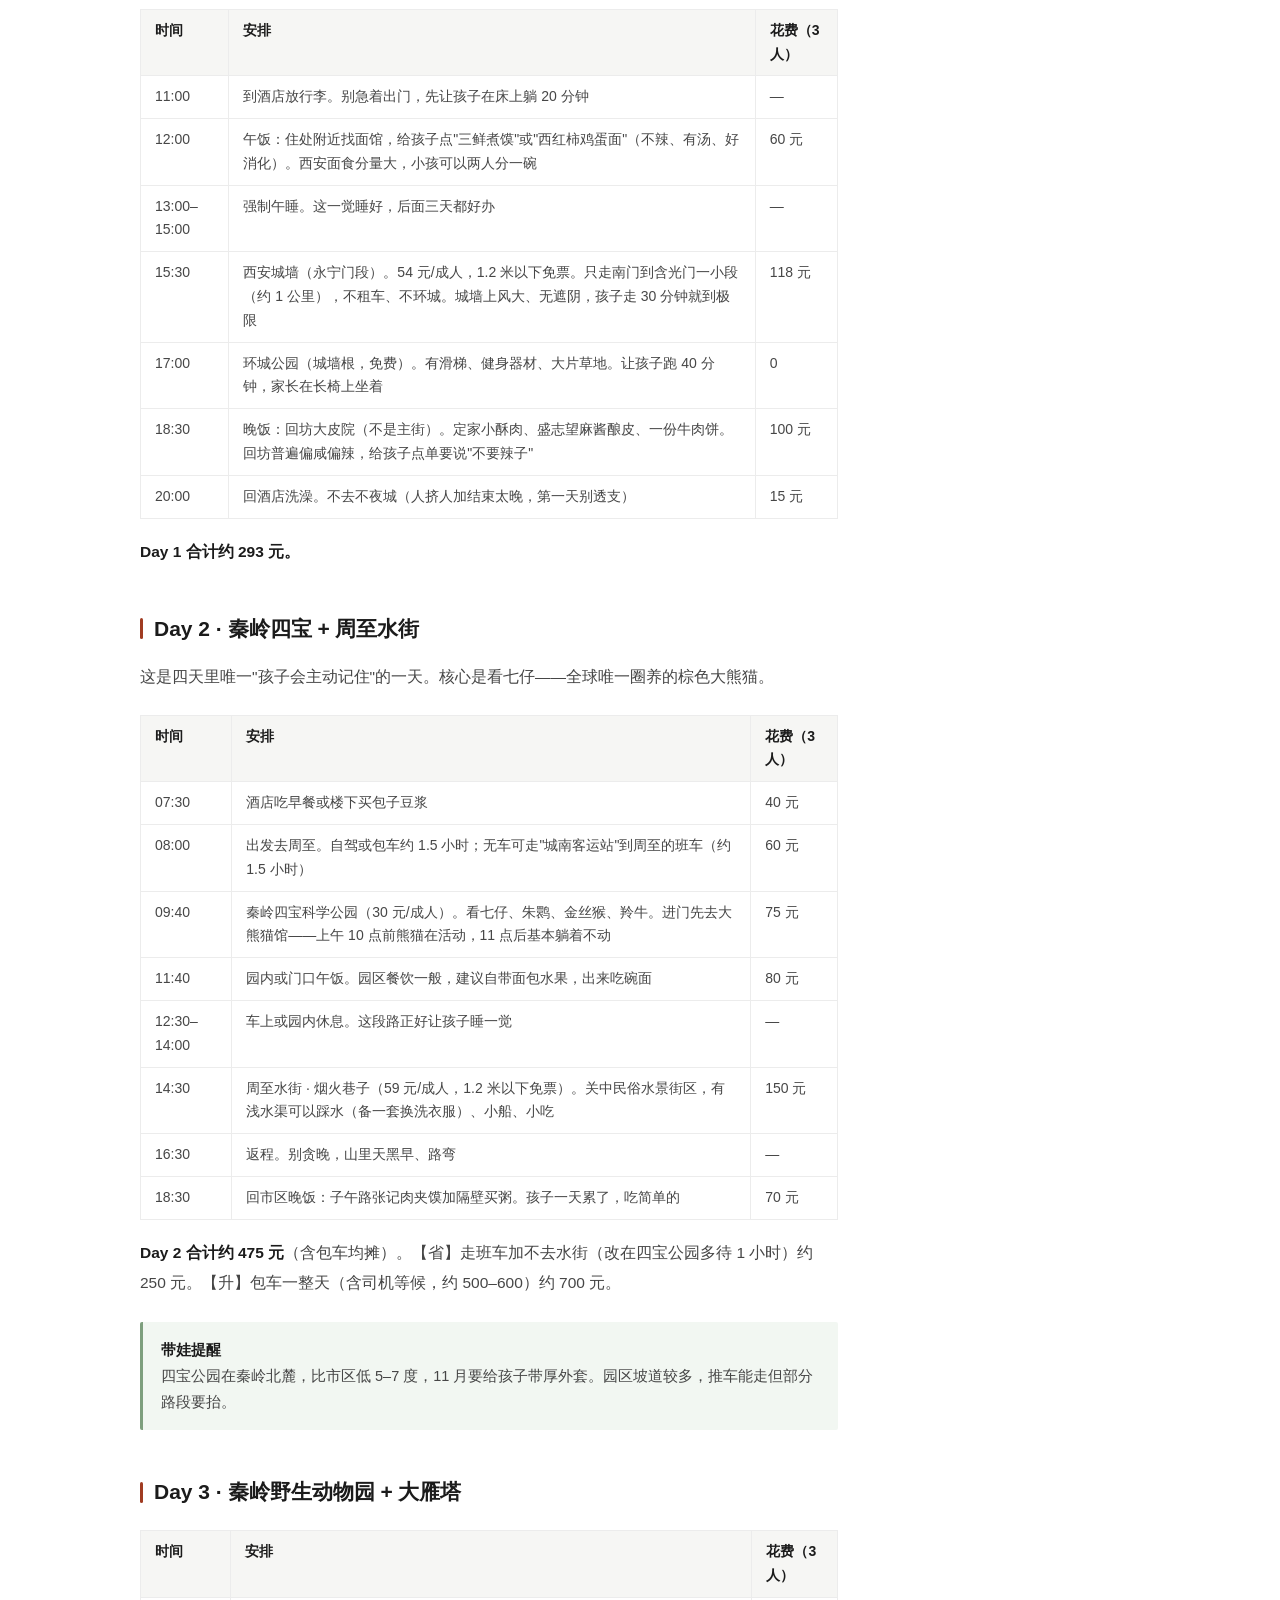
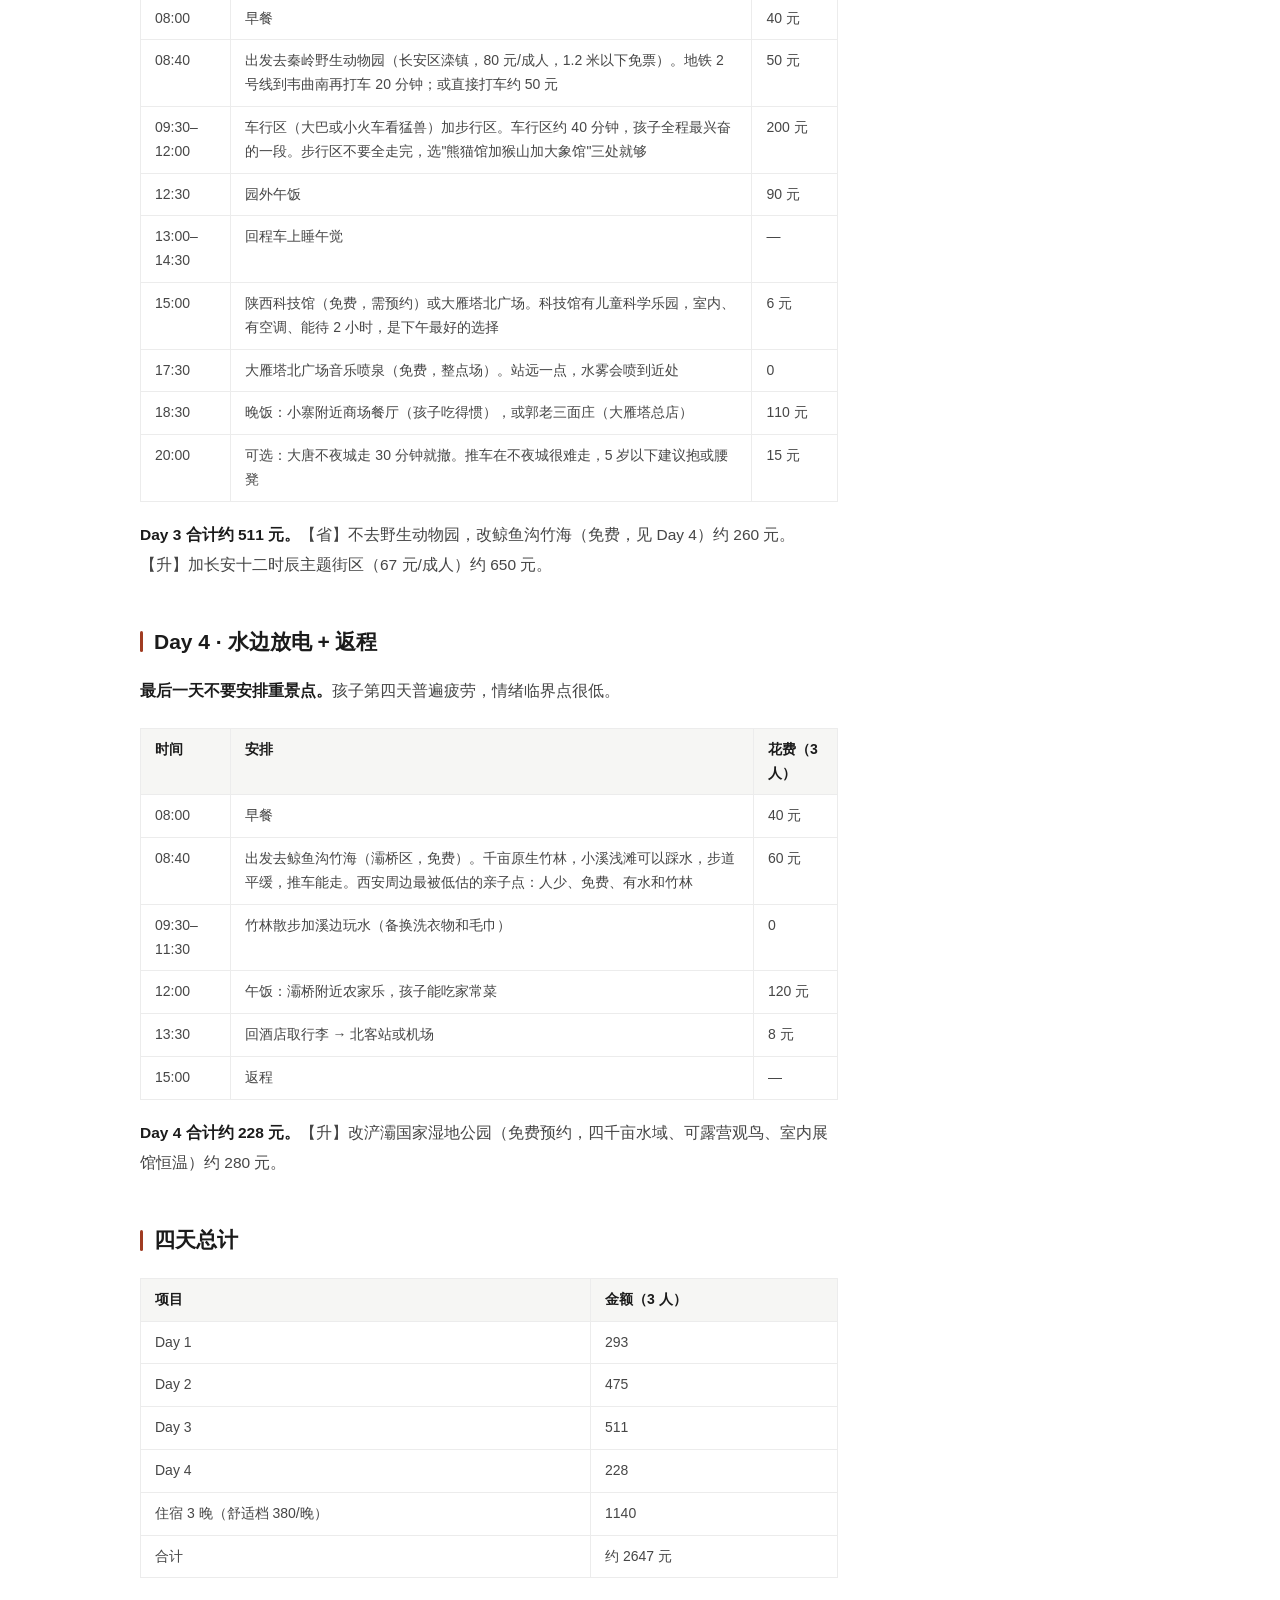
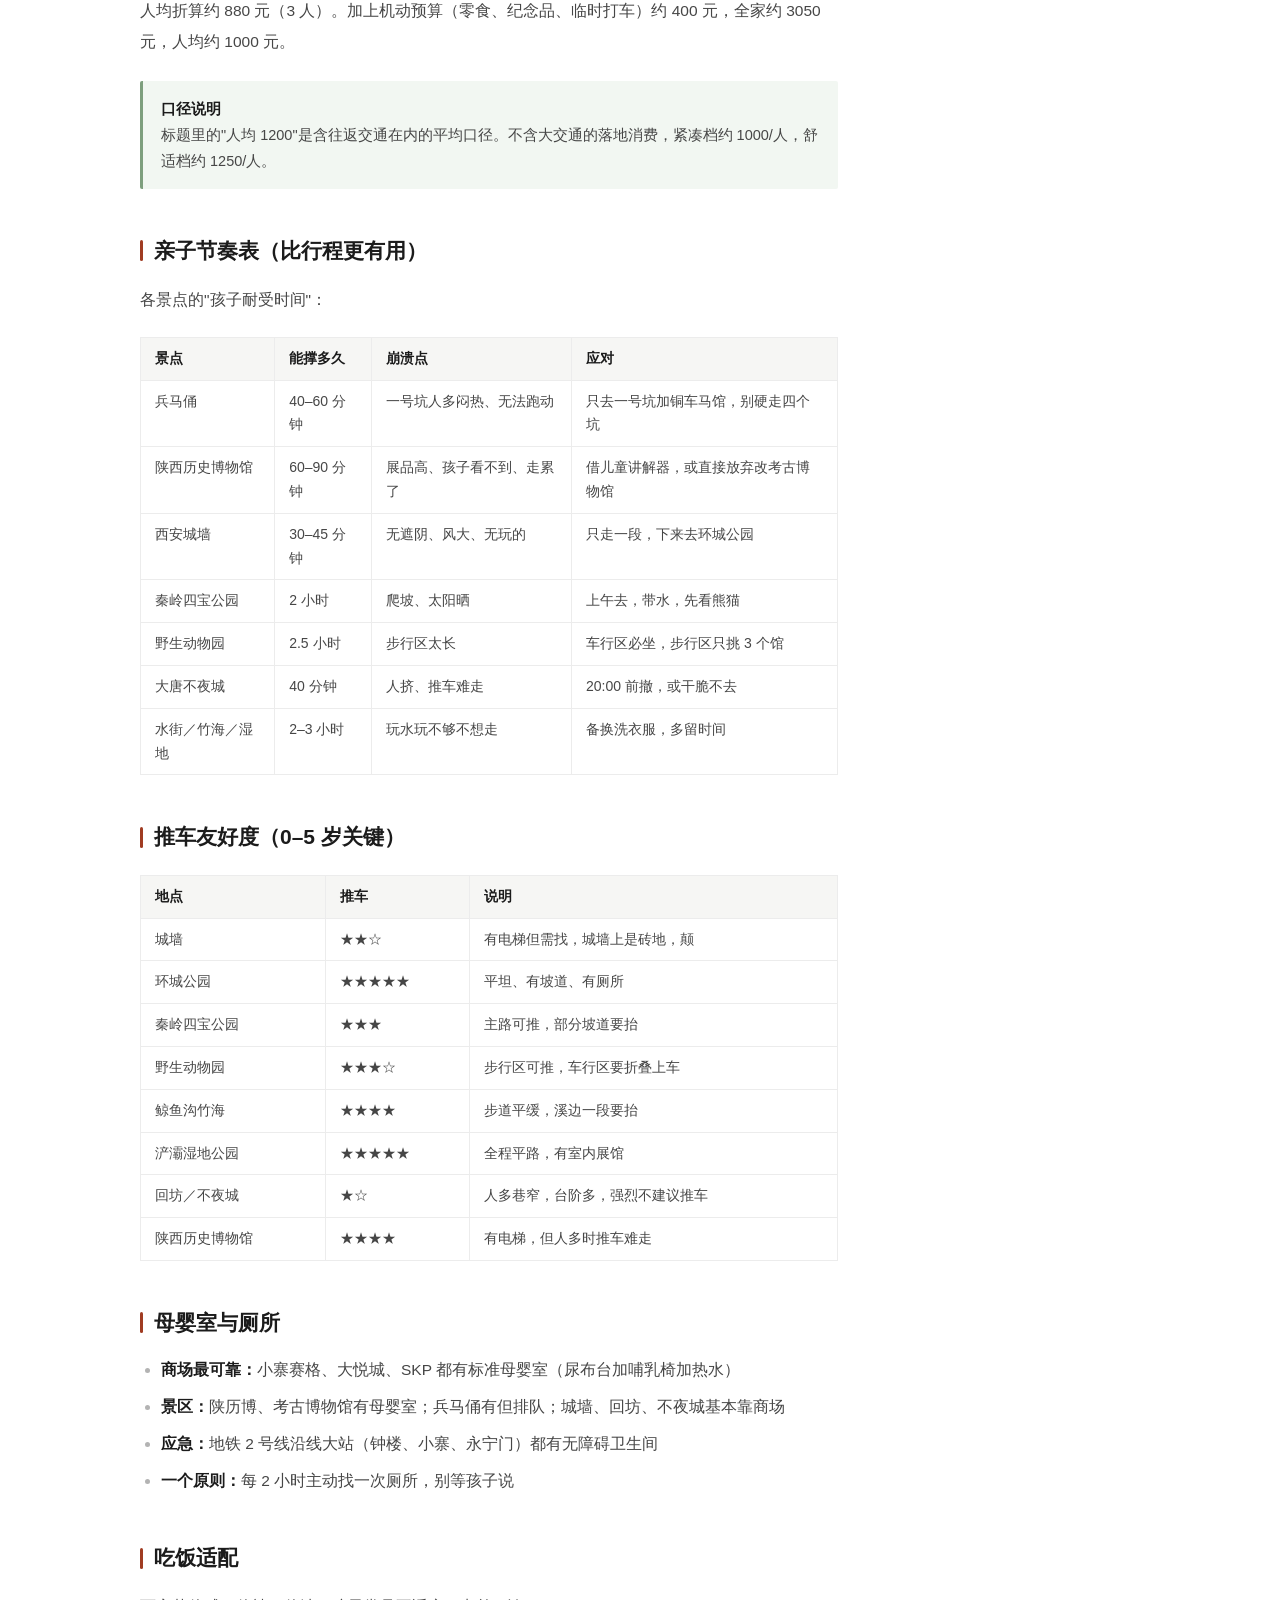
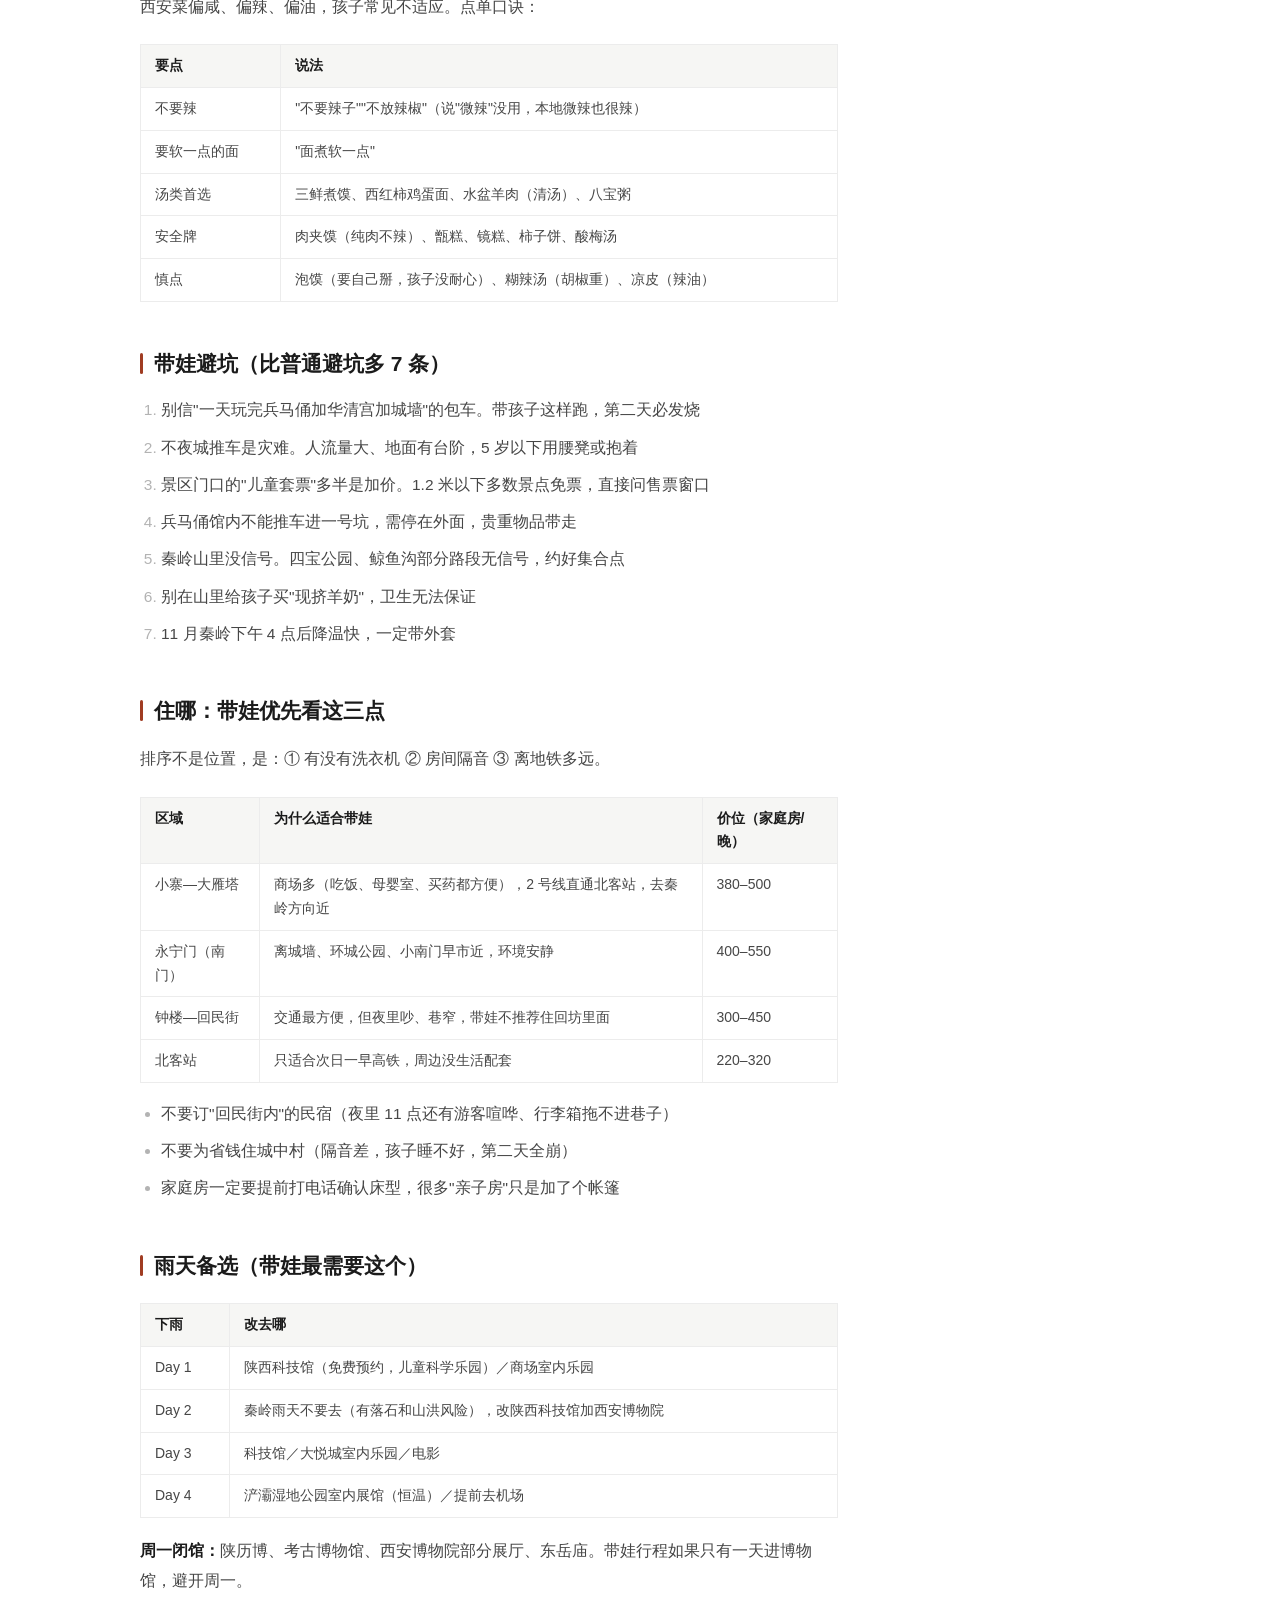
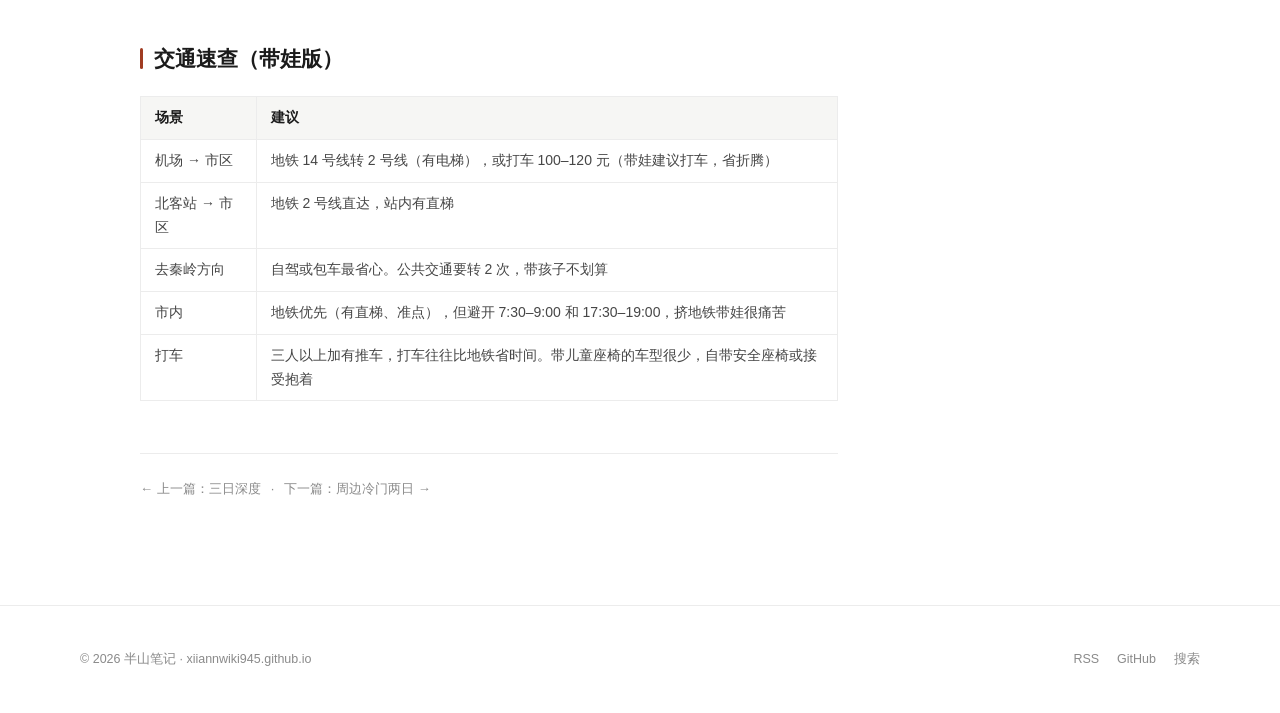
<file: xian-with-kids.html>
<!DOCTYPE html>
<html lang="zh-CN" data-theme="light">
<head>
<meta charset="utf-8">
<meta name="viewport" content="width=device-width, initial-scale=1">
<title>西安带娃四日：按体力上限排，不按景点数量 — 半山笔记</title>
<meta name="description" content="大人行程的问题是「看不完」，带娃行程的问题是「扛不住」。四天里只有两天进重景点，其余时间让孩子放电——目标不是看了多少，是没有一天崩掉。">
<link rel="stylesheet" href="assets/style.css">
<link rel="canonical" href="https://xiiannwiki945.github.io/xian-with-kids.html">
<meta property="og:type" content="article">
<meta property="og:site_name" content="半山笔记">
<meta property="og:title" content="西安带娃四日：按体力上限排，不按景点数量">
<meta property="og:description" content="大人行程的问题是「看不完」，带娃行程的问题是「扛不住」。四天里只有两天进重景点，其余时间让孩子放电——目标不是看了多少，是没有一天崩掉。">
<meta property="og:url" content="https://xiiannwiki945.github.io/xian-with-kids.html">
<meta name="twitter:card" content="summary">
<link rel="alternate" type="application/rss+xml" title="半山笔记" href="feed.xml">

<script>(function(){try{var t=localStorage.getItem("banshan-theme");if(t!=="dark"&&t!=="light"){t=window.matchMedia&&window.matchMedia("(prefers-color-scheme: dark)").matches?"dark":"light";}document.documentElement.setAttribute("data-theme",t);}catch(e){}})();</script>
</head>
<body>
<header class="site-header">
  <div class="wrap site-header__inner">
    <a class="brand serif" href="index.html"><span class="brand-mark" aria-hidden="true"></span>半山笔记</a>
    <nav class="nav" aria-label="主导航">
      <a href="index.html" class="is-accent">文章</a>
      <a href="tags.html">标签</a>
      <a href="archive.html">归档</a>
      <a href="about.html">关于</a>
    </nav>
    <div class="nav-tools">
      <a class="icon-btn" href="search.html" aria-label="搜索">
        <svg viewBox="0 0 24 24" fill="none" stroke="currentColor" stroke-width="1.6" stroke-linecap="round" aria-hidden="true"><circle cx="11" cy="11" r="7"></circle><path d="m16.5 16.5 4 4"></path></svg>
      </a>
      <button class="icon-btn" type="button" data-theme-toggle aria-label="切换主题">
        <svg class="icon-moon" viewBox="0 0 24 24" fill="none" stroke="currentColor" stroke-width="1.6" stroke-linecap="round" stroke-linejoin="round" aria-hidden="true"><path d="M20 14.5A8.5 8.5 0 1 1 9.5 4a7 7 0 0 0 10.5 10.5Z"></path></svg>
        <svg class="icon-sun" viewBox="0 0 24 24" fill="none" stroke="currentColor" stroke-width="1.6" stroke-linecap="round" stroke-linejoin="round" aria-hidden="true"><circle cx="12" cy="12" r="4"></circle><path d="M12 2.5v2M12 19.5v2M2.5 12h2M19.5 12h2M5.2 5.2l1.4 1.4M17.4 17.4l1.4 1.4M18.8 5.2l-1.4 1.4M6.6 17.4l-1.4 1.4"></path></svg>
      </button>
    </div>
  </div>
</header>

<main class="wrap">
  <div class="post-layout">
    <article class="post">
      <header class="post-header">
        <h1 class="serif">西安带娃四日：按体力上限排，不按景点数量</h1>
        <div class="meta-line">
          <time datetime="2026-11-16">2026-11-16</time>
          <span class="meta-sep">·</span>
          <span>12 分钟</span>
          <span class="meta-sep">·</span>
          <a href="tags.html">#西安</a>
          <a href="tags.html">#旅行</a>
          <a href="tags.html">#亲子</a>
        </div>
      </header>

      <div class="prose">
        <p>大人行程的问题是"看不完"，带娃行程的问题是"扛不住"。西安绝大多数景点是走路加排队加看静态展品，一个 4 岁孩子在兵马俑能撑 40 分钟就算好的。</p>
        <p>所以这份手册按每天的体力上限来排，不按景点数量：</p>
        <ul>
          <li>上午一个主景点（孩子精力最好的 2 小时）</li>
          <li>中午 12:30–15:00 强制回血（午睡或室内休息，这 2.5 小时是全天能不能撑住的关键）</li>
          <li>下午一个轻活动（公园、水边、能跑的地方）</li>
          <li>晚上 20:30 前回酒店洗澡</li>
        </ul>
        <p><strong>四天里只有两天进"重景点"，另外两天纯粹是让孩子放电。</strong>这是这份手册和普通攻略最大的不同：它不追求"看了多少"，追求"没有一天崩掉"。</p>

        <h2 id="budget">预算分档（2 大 1 小，4 天 3 晚）</h2>
        <div class="table-wrap">
          <table>
            <thead>
              <tr><th></th><th>紧凑档</th><th>舒适档（推荐）</th><th>宽松档</th></tr>
            </thead>
            <tbody>
              <tr><td>全家总花费</td><td>2900–3300 元</td><td>3600–4200 元</td><td>4800–5500 元</td></tr>
              <tr><td>人均折算</td><td>约 1000 元</td><td>约 1250 元</td><td>约 1650 元</td></tr>
              <tr><td>住（3 晚）</td><td>快捷／民宿标间 200–260</td><td>亲子房或两间标间 380–450</td><td>带儿童乐园的酒店 550 以上</td></tr>
              <tr><td>吃</td><td>早市加面食 180/天</td><td>早市加 1 顿正餐 280/天</td><td>含 1 顿陕菜馆 400/天</td></tr>
              <tr><td>行</td><td>地铁加公交 40/天</td><td>地铁为主加 3 次打车 100/天</td><td>包车 1 天（约 500）</td></tr>
              <tr><td>门票</td><td>只买动物园类 2 项</td><td>加城墙加秦岭四宝</td><td>加全部项目加演出</td></tr>
            </tbody>
          </table>
        </div>

        <h2 id="before">出发前必须做完的 7 件事</h2>
        <ol>
          <li><strong>查周几。</strong>周一陕历博、考古博物馆、西安博物院部分展厅、东岳庙全闭馆。带娃行程里如果只有一天能进博物馆，别排周一。</li>
          <li><strong>订亲子房。</strong>优先选"一张大床加一张小床"或"两张 1.2 米床"，比加床舒服。搜索关键词加"亲子""家庭房"。</li>
          <li><strong>确认酒店有没有洗衣机。</strong>四天带娃，衣服一定会脏，能洗一次省很多行李。</li>
          <li><strong>查秦岭四宝科学公园开园时间</strong>（一般 9:00–17:30，冬季可能提前闭园），大熊猫上午更活跃。</li>
          <li><strong>下载"西安地铁"App。</strong>带娃少排队买票。</li>
          <li><strong>带推车或腰凳。</strong>西安景点之间步行距离长，5 岁以下强烈建议推车。</li>
          <li><strong>备一件薄外套。</strong>11 月西安昼夜温差 10 度以上，秦岭脚下更冷，山里比市区低 5–7 度。</li>
        </ol>

        <h2 id="day-1">Day 1 · 到达 + 城墙（半天，低强度）</h2>
        <p>原则：<strong>落地当天不安排任何排队项目。</strong>孩子的状态取决于路上的折腾程度。</p>

        <div class="table-wrap">
          <table>
            <thead>
              <tr><th>时间</th><th>安排</th><th>花费（3 人）</th></tr>
            </thead>
            <tbody>
              <tr><td>11:00</td><td>到酒店放行李。别急着出门，先让孩子在床上躺 20 分钟</td><td>—</td></tr>
              <tr><td>12:00</td><td>午饭：住处附近找面馆，给孩子点"三鲜煮馍"或"西红柿鸡蛋面"（不辣、有汤、好消化）。西安面食分量大，小孩可以两人分一碗</td><td>60 元</td></tr>
              <tr><td>13:00–15:00</td><td>强制午睡。这一觉睡好，后面三天都好办</td><td>—</td></tr>
              <tr><td>15:30</td><td>西安城墙（永宁门段）。54 元/成人，1.2 米以下免票。只走南门到含光门一小段（约 1 公里），不租车、不环城。城墙上风大、无遮阴，孩子走 30 分钟就到极限</td><td>118 元</td></tr>
              <tr><td>17:00</td><td>环城公园（城墙根，免费）。有滑梯、健身器材、大片草地。让孩子跑 40 分钟，家长在长椅上坐着</td><td>0</td></tr>
              <tr><td>18:30</td><td>晚饭：回坊大皮院（不是主街）。定家小酥肉、盛志望麻酱酿皮、一份牛肉饼。回坊普遍偏咸偏辣，给孩子点单要说"不要辣子"</td><td>100 元</td></tr>
              <tr><td>20:00</td><td>回酒店洗澡。不去不夜城（人挤人加结束太晚，第一天别透支）</td><td>15 元</td></tr>
            </tbody>
          </table>
        </div>
        <p><strong>Day 1 合计约 293 元。</strong></p>

        <h2 id="day-2">Day 2 · 秦岭四宝 + 周至水街</h2>
        <p>这是四天里唯一"孩子会主动记住"的一天。核心是看七仔——全球唯一圈养的棕色大熊猫。</p>

        <div class="table-wrap">
          <table>
            <thead>
              <tr><th>时间</th><th>安排</th><th>花费（3 人）</th></tr>
            </thead>
            <tbody>
              <tr><td>07:30</td><td>酒店吃早餐或楼下买包子豆浆</td><td>40 元</td></tr>
              <tr><td>08:00</td><td>出发去周至。自驾或包车约 1.5 小时；无车可走"城南客运站"到周至的班车（约 1.5 小时）</td><td>60 元</td></tr>
              <tr><td>09:40</td><td>秦岭四宝科学公园（30 元/成人）。看七仔、朱鹮、金丝猴、羚牛。进门先去大熊猫馆——上午 10 点前熊猫在活动，11 点后基本躺着不动</td><td>75 元</td></tr>
              <tr><td>11:40</td><td>园内或门口午饭。园区餐饮一般，建议自带面包水果，出来吃碗面</td><td>80 元</td></tr>
              <tr><td>12:30–14:00</td><td>车上或园内休息。这段路正好让孩子睡一觉</td><td>—</td></tr>
              <tr><td>14:30</td><td>周至水街 · 烟火巷子（59 元/成人，1.2 米以下免票）。关中民俗水景街区，有浅水渠可以踩水（备一套换洗衣服）、小船、小吃</td><td>150 元</td></tr>
              <tr><td>16:30</td><td>返程。别贪晚，山里天黑早、路弯</td><td>—</td></tr>
              <tr><td>18:30</td><td>回市区晚饭：子午路张记肉夹馍加隔壁买粥。孩子一天累了，吃简单的</td><td>70 元</td></tr>
            </tbody>
          </table>
        </div>
        <p><strong>Day 2 合计约 475 元</strong>（含包车均摊）。【省】走班车加不去水街（改在四宝公园多待 1 小时）约 250 元。【升】包车一整天（含司机等候，约 500–600）约 700 元。</p>

        <div class="callout">
          <p><strong>带娃提醒</strong><br>四宝公园在秦岭北麓，比市区低 5–7 度，11 月要给孩子带厚外套。园区坡道较多，推车能走但部分路段要抬。</p>
        </div>

        <h2 id="day-3">Day 3 · 秦岭野生动物园 + 大雁塔</h2>
        <div class="table-wrap">
          <table>
            <thead>
              <tr><th>时间</th><th>安排</th><th>花费（3 人）</th></tr>
            </thead>
            <tbody>
              <tr><td>08:00</td><td>早餐</td><td>40 元</td></tr>
              <tr><td>08:40</td><td>出发去秦岭野生动物园（长安区滦镇，80 元/成人，1.2 米以下免票）。地铁 2 号线到韦曲南再打车 20 分钟；或直接打车约 50 元</td><td>50 元</td></tr>
              <tr><td>09:30–12:00</td><td>车行区（大巴或小火车看猛兽）加步行区。车行区约 40 分钟，孩子全程最兴奋的一段。步行区不要全走完，选"熊猫馆加猴山加大象馆"三处就够</td><td>200 元</td></tr>
              <tr><td>12:30</td><td>园外午饭</td><td>90 元</td></tr>
              <tr><td>13:00–14:30</td><td>回程车上睡午觉</td><td>—</td></tr>
              <tr><td>15:00</td><td>陕西科技馆（免费，需预约）或大雁塔北广场。科技馆有儿童科学乐园，室内、有空调、能待 2 小时，是下午最好的选择</td><td>6 元</td></tr>
              <tr><td>17:30</td><td>大雁塔北广场音乐喷泉（免费，整点场）。站远一点，水雾会喷到近处</td><td>0</td></tr>
              <tr><td>18:30</td><td>晚饭：小寨附近商场餐厅（孩子吃得惯），或郭老三面庄（大雁塔总店）</td><td>110 元</td></tr>
              <tr><td>20:00</td><td>可选：大唐不夜城走 30 分钟就撤。推车在不夜城很难走，5 岁以下建议抱或腰凳</td><td>15 元</td></tr>
            </tbody>
          </table>
        </div>
        <p><strong>Day 3 合计约 511 元。</strong>【省】不去野生动物园，改鲸鱼沟竹海（免费，见 Day 4）约 260 元。【升】加长安十二时辰主题街区（67 元/成人）约 650 元。</p>

        <h2 id="day-4">Day 4 · 水边放电 + 返程</h2>
        <p><strong>最后一天不要安排重景点。</strong>孩子第四天普遍疲劳，情绪临界点很低。</p>

        <div class="table-wrap">
          <table>
            <thead>
              <tr><th>时间</th><th>安排</th><th>花费（3 人）</th></tr>
            </thead>
            <tbody>
              <tr><td>08:00</td><td>早餐</td><td>40 元</td></tr>
              <tr><td>08:40</td><td>出发去鲸鱼沟竹海（灞桥区，免费）。千亩原生竹林，小溪浅滩可以踩水，步道平缓，推车能走。西安周边最被低估的亲子点：人少、免费、有水和竹林</td><td>60 元</td></tr>
              <tr><td>09:30–11:30</td><td>竹林散步加溪边玩水（备换洗衣物和毛巾）</td><td>0</td></tr>
              <tr><td>12:00</td><td>午饭：灞桥附近农家乐，孩子能吃家常菜</td><td>120 元</td></tr>
              <tr><td>13:30</td><td>回酒店取行李 → 北客站或机场</td><td>8 元</td></tr>
              <tr><td>15:00</td><td>返程</td><td>—</td></tr>
            </tbody>
          </table>
        </div>
        <p><strong>Day 4 合计约 228 元。</strong>【升】改浐灞国家湿地公园（免费预约，四千亩水域、可露营观鸟、室内展馆恒温）约 280 元。</p>

        <h2 id="total">四天总计</h2>
        <div class="table-wrap">
          <table>
            <thead>
              <tr><th>项目</th><th>金额（3 人）</th></tr>
            </thead>
            <tbody>
              <tr><td>Day 1</td><td>293</td></tr>
              <tr><td>Day 2</td><td>475</td></tr>
              <tr><td>Day 3</td><td>511</td></tr>
              <tr><td>Day 4</td><td>228</td></tr>
              <tr><td>住宿 3 晚（舒适档 380/晚）</td><td>1140</td></tr>
              <tr><td>合计</td><td>约 2647 元</td></tr>
            </tbody>
          </table>
        </div>
        <p>人均折算约 880 元（3 人）。加上机动预算（零食、纪念品、临时打车）约 400 元，全家约 3050 元，人均约 1000 元。</p>

        <div class="callout">
          <p><strong>口径说明</strong><br>标题里的"人均 1200"是含往返交通在内的平均口径。不含大交通的落地消费，紧凑档约 1000/人，舒适档约 1250/人。</p>
        </div>

        <h2 id="rhythm">亲子节奏表（比行程更有用）</h2>
        <p>各景点的"孩子耐受时间"：</p>
        <div class="table-wrap">
          <table>
            <thead>
              <tr><th>景点</th><th>能撑多久</th><th>崩溃点</th><th>应对</th></tr>
            </thead>
            <tbody>
              <tr><td>兵马俑</td><td>40–60 分钟</td><td>一号坑人多闷热、无法跑动</td><td>只去一号坑加铜车马馆，别硬走四个坑</td></tr>
              <tr><td>陕西历史博物馆</td><td>60–90 分钟</td><td>展品高、孩子看不到、走累了</td><td>借儿童讲解器，或直接放弃改考古博物馆</td></tr>
              <tr><td>西安城墙</td><td>30–45 分钟</td><td>无遮阴、风大、无玩的</td><td>只走一段，下来去环城公园</td></tr>
              <tr><td>秦岭四宝公园</td><td>2 小时</td><td>爬坡、太阳晒</td><td>上午去，带水，先看熊猫</td></tr>
              <tr><td>野生动物园</td><td>2.5 小时</td><td>步行区太长</td><td>车行区必坐，步行区只挑 3 个馆</td></tr>
              <tr><td>大唐不夜城</td><td>40 分钟</td><td>人挤、推车难走</td><td>20:00 前撤，或干脆不去</td></tr>
              <tr><td>水街／竹海／湿地</td><td>2–3 小时</td><td>玩水玩不够不想走</td><td>备换洗衣服，多留时间</td></tr>
            </tbody>
          </table>
        </div>

        <h2 id="stroller">推车友好度（0–5 岁关键）</h2>
        <div class="table-wrap">
          <table>
            <thead>
              <tr><th>地点</th><th>推车</th><th>说明</th></tr>
            </thead>
            <tbody>
              <tr><td>城墙</td><td>★★☆</td><td>有电梯但需找，城墙上是砖地，颠</td></tr>
              <tr><td>环城公园</td><td>★★★★★</td><td>平坦、有坡道、有厕所</td></tr>
              <tr><td>秦岭四宝公园</td><td>★★★</td><td>主路可推，部分坡道要抬</td></tr>
              <tr><td>野生动物园</td><td>★★★☆</td><td>步行区可推，车行区要折叠上车</td></tr>
              <tr><td>鲸鱼沟竹海</td><td>★★★★</td><td>步道平缓，溪边一段要抬</td></tr>
              <tr><td>浐灞湿地公园</td><td>★★★★★</td><td>全程平路，有室内展馆</td></tr>
              <tr><td>回坊／不夜城</td><td>★☆</td><td>人多巷窄，台阶多，强烈不建议推车</td></tr>
              <tr><td>陕西历史博物馆</td><td>★★★★</td><td>有电梯，但人多时推车难走</td></tr>
            </tbody>
          </table>
        </div>

        <h2 id="facility">母婴室与厕所</h2>
        <ul>
          <li><strong>商场最可靠：</strong>小寨赛格、大悦城、SKP 都有标准母婴室（尿布台加哺乳椅加热水）</li>
          <li><strong>景区：</strong>陕历博、考古博物馆有母婴室；兵马俑有但排队；城墙、回坊、不夜城基本靠商场</li>
          <li><strong>应急：</strong>地铁 2 号线沿线大站（钟楼、小寨、永宁门）都有无障碍卫生间</li>
          <li><strong>一个原则：</strong>每 2 小时主动找一次厕所，别等孩子说</li>
        </ul>

        <h2 id="eat">吃饭适配</h2>
        <p>西安菜偏咸、偏辣、偏油，孩子常见不适应。点单口诀：</p>
        <div class="table-wrap">
          <table>
            <thead>
              <tr><th>要点</th><th>说法</th></tr>
            </thead>
            <tbody>
              <tr><td>不要辣</td><td>"不要辣子""不放辣椒"（说"微辣"没用，本地微辣也很辣）</td></tr>
              <tr><td>要软一点的面</td><td>"面煮软一点"</td></tr>
              <tr><td>汤类首选</td><td>三鲜煮馍、西红柿鸡蛋面、水盆羊肉（清汤）、八宝粥</td></tr>
              <tr><td>安全牌</td><td>肉夹馍（纯肉不辣）、甑糕、镜糕、柿子饼、酸梅汤</td></tr>
              <tr><td>慎点</td><td>泡馍（要自己掰，孩子没耐心）、糊辣汤（胡椒重）、凉皮（辣油）</td></tr>
            </tbody>
          </table>
        </div>

        <h2 id="traps">带娃避坑（比普通避坑多 7 条）</h2>
        <ol>
          <li>别信"一天玩完兵马俑加华清宫加城墙"的包车。带孩子这样跑，第二天必发烧</li>
          <li>不夜城推车是灾难。人流量大、地面有台阶，5 岁以下用腰凳或抱着</li>
          <li>景区门口的"儿童套票"多半是加价。1.2 米以下多数景点免票，直接问售票窗口</li>
          <li>兵马俑馆内不能推车进一号坑，需停在外面，贵重物品带走</li>
          <li>秦岭山里没信号。四宝公园、鲸鱼沟部分路段无信号，约好集合点</li>
          <li>别在山里给孩子买"现挤羊奶"，卫生无法保证</li>
          <li>11 月秦岭下午 4 点后降温快，一定带外套</li>
        </ol>

        <h2 id="stay">住哪：带娃优先看这三点</h2>
        <p>排序不是位置，是：① 有没有洗衣机 ② 房间隔音 ③ 离地铁多远。</p>
        <div class="table-wrap">
          <table>
            <thead>
              <tr><th>区域</th><th>为什么适合带娃</th><th>价位（家庭房/晚）</th></tr>
            </thead>
            <tbody>
              <tr><td>小寨—大雁塔</td><td>商场多（吃饭、母婴室、买药都方便），2 号线直通北客站，去秦岭方向近</td><td>380–500</td></tr>
              <tr><td>永宁门（南门）</td><td>离城墙、环城公园、小南门早市近，环境安静</td><td>400–550</td></tr>
              <tr><td>钟楼—回民街</td><td>交通最方便，但夜里吵、巷窄，带娃不推荐住回坊里面</td><td>300–450</td></tr>
              <tr><td>北客站</td><td>只适合次日一早高铁，周边没生活配套</td><td>220–320</td></tr>
            </tbody>
          </table>
        </div>
        <ul>
          <li>不要订"回民街内"的民宿（夜里 11 点还有游客喧哗、行李箱拖不进巷子）</li>
          <li>不要为省钱住城中村（隔音差，孩子睡不好，第二天全崩）</li>
          <li>家庭房一定要提前打电话确认床型，很多"亲子房"只是加了个帐篷</li>
        </ul>

        <h2 id="rain">雨天备选（带娃最需要这个）</h2>
        <div class="table-wrap">
          <table>
            <thead>
              <tr><th>下雨</th><th>改去哪</th></tr>
            </thead>
            <tbody>
              <tr><td>Day 1</td><td>陕西科技馆（免费预约，儿童科学乐园）／商场室内乐园</td></tr>
              <tr><td>Day 2</td><td>秦岭雨天不要去（有落石和山洪风险），改陕西科技馆加西安博物院</td></tr>
              <tr><td>Day 3</td><td>科技馆／大悦城室内乐园／电影</td></tr>
              <tr><td>Day 4</td><td>浐灞湿地公园室内展馆（恒温）／提前去机场</td></tr>
            </tbody>
          </table>
        </div>
        <p><strong>周一闭馆：</strong>陕历博、考古博物馆、西安博物院部分展厅、东岳庙。带娃行程如果只有一天进博物馆，避开周一。</p>

        <h2 id="traffic">交通速查（带娃版）</h2>
        <div class="table-wrap">
          <table>
            <thead>
              <tr><th>场景</th><th>建议</th></tr>
            </thead>
            <tbody>
              <tr><td>机场 → 市区</td><td>地铁 14 号线转 2 号线（有电梯），或打车 100–120 元（带娃建议打车，省折腾）</td></tr>
              <tr><td>北客站 → 市区</td><td>地铁 2 号线直达，站内有直梯</td></tr>
              <tr><td>去秦岭方向</td><td>自驾或包车最省心。公共交通要转 2 次，带孩子不划算</td></tr>
              <tr><td>市内</td><td>地铁优先（有直梯、准点），但避开 7:30–9:00 和 17:30–19:00，挤地铁带娃很痛苦</td></tr>
              <tr><td>打车</td><td>三人以上加有推车，打车往往比地铁省时间。带儿童座椅的车型很少，自带安全座椅或接受抱着</td></tr>
            </tbody>
          </table>
        </div>
      </div>

      <div class="post-foot">
        <a href="xian-three-days.html">← 上一篇：三日深度</a>
        <span aria-hidden="true">·</span>
        <a href="xian-around.html">下一篇：周边冷门两日 →</a>
      </div>
    </article>

    <aside class="toc" aria-label="目录">
      <h2 class="toc__title">目录</h2>
      <a href="#budget">预算分档</a>
      <a href="#before">出发前 7 件事</a>
      <a href="#day-1">Day 1 · 到达 + 城墙</a>
      <a href="#day-2">Day 2 · 秦岭四宝 + 水街</a>
      <a href="#day-3">Day 3 · 野生动物园 + 大雁塔</a>
      <a href="#day-4">Day 4 · 水边放电 + 返程</a>
      <a href="#total">四天总计</a>
      <a href="#rhythm">亲子节奏表</a>
      <a href="#stroller">推车友好度</a>
      <a href="#facility">母婴室与厕所</a>
      <a href="#eat">吃饭适配</a>
      <a href="#traps">带娃避坑</a>
      <a href="#stay">住哪</a>
      <a href="#rain">雨天备选</a>
      <a href="#traffic">交通速查</a>
    </aside>
  </div>
</main>

<footer class="site-footer">
  <div class="wrap site-footer__inner">
    <p>© 2026 半山笔记 · xiiannwiki945.github.io</p>
    <div class="footer-links">
      <a href="feed.xml">RSS</a>
      <a href="https://github.com/xiiannwiki945" rel="noopener">GitHub</a>
      <a href="search.html">搜索</a>
    </div>
  </div>
</footer>

<script src="assets/app.js" defer></script>
</body>
</html>
</file>
<file: assets/style.css>
/* 半山笔记 — 站点样式 */

:root {
  --bg: #ffffff;
  --text: #1b1b1b;
  --text-soft: #464646;
  --muted: #8a8a8a;
  --muted-soft: #b3b3b3;
  --border: #ececec;
  --border-strong: #dcdcdc;
  --accent: #a03c22;
  --accent-hover: #86301a;
  --mark-bg: #fbeee9;
  --code-bg: #121314;
  --code-head: #1c1d1f;
  --code-text: #e6e6e6;
  --panel: #f6f6f4;
  --callout-bg: #f2f7f2;
  --callout-border: #7e9f7e;
  --shadow: 0 1px 2px rgba(0, 0, 0, 0.04);
}

html[data-theme="dark"] {
  --bg: #111111;
  --text: #e9e7e4;
  --text-soft: #bdbab5;
  --muted: #87847f;
  --muted-soft: #605d59;
  --border: #262523;
  --border-strong: #34322f;
  --accent: #c25c3a;
  --accent-hover: #d5704c;
  --mark-bg: #2a1a13;
  --code-bg: #0a0a0b;
  --code-head: #161617;
  --code-text: #e2e0dc;
  --panel: #1a1a19;
  --callout-bg: #17201a;
  --callout-border: #4d6b52;
  --shadow: none;
}

*,
*::before,
*::after {
  box-sizing: border-box;
}

html {
  -webkit-text-size-adjust: 100%;
  scroll-behavior: smooth;
}

@media (prefers-reduced-motion: reduce) {
  html {
    scroll-behavior: auto;
  }
}

body {
  margin: 0;
  background: var(--bg);
  color: var(--text);
  font-family: -apple-system, BlinkMacSystemFont, "Segoe UI", "PingFang SC",
    "Hiragino Sans GB", "Microsoft YaHei", "Noto Sans SC", sans-serif;
  font-size: 16px;
  line-height: 1.75;
  -webkit-font-smoothing: antialiased;
  transition: background-color 0.2s ease, color 0.2s ease;
}

.serif {
  font-family: "Songti SC", "STSong", "Noto Serif CJK SC", "Source Han Serif SC",
    "Noto Serif SC", Georgia, "Times New Roman", serif;
}

a {
  color: inherit;
  text-decoration: none;
}

img {
  max-width: 100%;
  height: auto;
}

button {
  font: inherit;
  color: inherit;
  background: none;
  border: none;
  cursor: pointer;
}

.wrap {
  width: min(1120px, calc(100% - 48px));
  margin: 0 auto;
}

.wrap-narrow {
  width: min(700px, calc(100% - 48px));
  margin: 0 auto;
}

/* ---------- 顶栏 ---------- */

.site-header {
  position: sticky;
  top: 0;
  z-index: 20;
  background: var(--bg);
  background: color-mix(in srgb, var(--bg) 88%, transparent);
  backdrop-filter: saturate(180%) blur(12px);
  border-bottom: 1px solid var(--border);
}

.site-header__inner {
  display: flex;
  align-items: center;
  justify-content: space-between;
  gap: 24px;
  height: 60px;
}

.brand {
  display: inline-flex;
  align-items: center;
  gap: 9px;
  font-size: 15px;
  font-weight: 700;
  letter-spacing: 0.04em;
  white-space: nowrap;
}

.brand-mark {
  width: 9px;
  height: 9px;
  background: var(--accent);
  transform: rotate(45deg);
  border-radius: 1px;
  flex: none;
}

.nav {
  display: flex;
  align-items: center;
  margin-left: auto;
  gap: 26px;
  font-size: 13.5px;
  color: var(--muted);
}

.nav a {
  padding: 6px 0;
  transition: color 0.15s ease;
}

.nav a:hover,
.nav a[aria-current="page"] {
  color: var(--text);
}

.nav a.is-accent {
  color: var(--accent);
}

.nav-tools {
  display: flex;
  align-items: center;
  gap: 12px;
}

.icon-btn {
  display: grid;
  place-items: center;
  width: 34px;
  height: 34px;
  border-radius: 50%;
  border: 1px solid var(--border-strong);
  color: var(--muted);
  transition: color 0.15s ease, border-color 0.15s ease;
}

.icon-btn:hover {
  color: var(--text);
  border-color: var(--muted);
}

.icon-btn svg {
  width: 15px;
  height: 15px;
}

html[data-theme="dark"] .icon-sun,
html:not([data-theme="dark"]) .icon-moon {
  display: none;
}

/* ---------- 首页 ---------- */

.hero {
  padding: 92px 0 58px;
}

.hero h1 {
  margin: 0;
  font-size: clamp(36px, 5.2vw, 54px);
  font-weight: 700;
  line-height: 1.15;
  letter-spacing: 0.01em;
}

.hero p {
  margin: 18px 0 0;
  color: var(--muted);
  font-size: 15.5px;
}

.hero-actions {
  display: flex;
  flex-wrap: wrap;
  gap: 12px;
  margin-top: 34px;
}

.btn {
  display: inline-flex;
  align-items: center;
  gap: 10px;
  min-height: 44px;
  padding: 10px 19px;
  border-radius: 3px;
  font-size: 14px;
  transition: background-color 0.15s ease, border-color 0.15s ease,
    color 0.15s ease;
}

.btn-primary {
  background: var(--accent);
  color: #fff;
  font-weight: 500;
}

.btn-primary:hover {
  background: var(--accent-hover);
}

.btn-ghost {
  border: 1px solid var(--border-strong);
  color: var(--text-soft);
}

.btn-ghost:hover {
  border-color: var(--muted);
  color: var(--text);
}

.bleed-rule {
  border-top: 1px solid var(--border);
}

.post-list {
  padding-bottom: 40px;
}

.post-item {
  display: grid;
  grid-template-columns: 86px minmax(0, 1fr);
  gap: 26px;
  padding: 27px 0 25px;
  border-bottom: 1px solid var(--border);
}

.post-date {
  font-size: 12.5px;
  line-height: 1.55;
  color: var(--muted);
  font-variant-numeric: tabular-nums;
  padding-top: 3px;
}

.post-date span {
  display: block;
}

.post-date .year {
  color: var(--muted-soft);
}

.post-item h2 {
  margin: 0;
  font-size: 17.5px;
  font-weight: 700;
  line-height: 1.55;
}

.post-item h2 a {
  transition: color 0.15s ease;
}

.post-item h2 a:hover {
  color: var(--accent);
}

.post-item .excerpt {
  margin: 9px 0 0;
  font-size: 14.5px;
  line-height: 1.72;
  color: var(--text-soft);
}

.post-item .meta-line {
  display: flex;
  flex-wrap: wrap;
  gap: 10px;
  margin-top: 11px;
  font-size: 12.5px;
  color: var(--muted);
}

.meta-sep {
  color: var(--muted-soft);
}

/* ---------- 文章页 ---------- */

.post-layout {
  max-width: 1000px;
  margin: 0 auto;
  display: grid;
  grid-template-columns: minmax(0, 1fr) 226px;
  gap: 76px;
  padding: 68px 0 104px;
}

.post-header h1 {
  margin: 0;
  font-size: clamp(27px, 3.3vw, 37px);
  font-weight: 700;
  line-height: 1.4;
  letter-spacing: 0.005em;
}

.post-header .meta-line {
  display: flex;
  flex-wrap: wrap;
  gap: 10px;
  margin-top: 20px;
  font-size: 12.5px;
  color: var(--muted);
}

.prose {
  margin-top: 34px;
  font-size: 15.5px;
  line-height: 1.95;
  color: var(--text-soft);
}

.prose > p {
  margin: 18px 0 0;
}

.prose > p:first-child {
  margin-top: 0;
}

.prose h2 {
  position: relative;
  scroll-margin-top: 84px;
  margin: 46px 0 14px;
  padding-left: 14px;
  font-size: 21px;
  font-weight: 700;
  line-height: 1.5;
  color: var(--text);
}

.prose h2::before {
  content: "";
  position: absolute;
  left: 0;
  top: 0.25em;
  bottom: 0.25em;
  width: 3px;
  border-radius: 2px;
  background: var(--accent);
}

.prose h3 {
  margin: 30px 0 10px;
  font-size: 16.5px;
  font-weight: 700;
  color: var(--text);
}

.prose ul,
.prose ol {
  margin: 16px 0 0;
  padding-left: 21px;
}

.prose li {
  margin: 7px 0;
}

.prose li::marker {
  color: var(--muted-soft);
}

.prose strong {
  color: var(--text);
  font-weight: 600;
}

.prose code {
  padding: 2px 5px;
  border-radius: 3px;
  background: var(--panel);
  border: 1px solid var(--border);
  font-family: ui-monospace, SFMono-Regular, Menlo, Consolas, "Liberation Mono",
    monospace;
  font-size: 0.88em;
  color: var(--text);
  word-break: break-word;
}

.code-block {
  margin: 22px 0 0;
  border-radius: 4px;
  overflow: hidden;
  background: var(--code-bg);
}

.code-block__head {
  display: flex;
  align-items: center;
  justify-content: space-between;
  padding: 8px 16px;
  font-size: 11.5px;
  letter-spacing: 0.04em;
  color: #8e8e8e;
  background: var(--code-head);
  border-bottom: 1px solid rgba(255, 255, 255, 0.06);
}

.code-block pre {
  margin: 0;
  padding: 16px;
  overflow-x: auto;
  color: var(--code-text);
  font-family: ui-monospace, SFMono-Regular, Menlo, Consolas, "Liberation Mono",
    monospace;
  font-size: 13px;
  line-height: 1.72;
}

.code-block pre code {
  padding: 0;
  border: none;
  background: none;
  color: inherit;
  font-size: inherit;
}

.code-prompt {
  color: #6f9e6f;
}

.callout {
  margin: 24px 0 0;
  padding: 15px 18px;
  border-left: 3px solid var(--callout-border);
  border-radius: 2px;
  background: var(--callout-bg);
  font-size: 14.5px;
  line-height: 1.8;
}

.callout p {
  margin: 0;
}

.callout strong {
  color: var(--text);
}

.table-wrap {
  margin: 22px 0 0;
  overflow-x: auto;
}

.prose table {
  width: 100%;
  border-collapse: collapse;
  font-size: 14px;
  line-height: 1.7;
}

.prose th,
.prose td {
  padding: 9px 14px;
  border: 1px solid var(--border);
  text-align: left;
  vertical-align: top;
}

.prose th {
  background: var(--panel);
  color: var(--text);
  font-weight: 600;
}

.prose td {
  color: var(--text-soft);
}

.toc {
  position: sticky;
  top: 92px;
  align-self: start;
  font-size: 12.5px;
  line-height: 1.6;
}

.toc__title {
  margin: 0 0 10px;
  font-size: 12.5px;
  font-weight: 400;
  color: var(--muted);
}

.toc a {
  display: block;
  padding: 4px 0 4px 10px;
  margin-left: -10px;
  border-left: 2px solid transparent;
  color: var(--muted);
  transition: color 0.15s ease, border-color 0.15s ease;
}

.toc a:hover {
  color: var(--text-soft);
}

.toc a.is-active {
  color: var(--accent);
  border-left-color: var(--accent);
}

.post-foot {
  margin-top: 52px;
  padding-top: 24px;
  border-top: 1px solid var(--border);
  display: flex;
  flex-wrap: wrap;
  gap: 10px;
  font-size: 13px;
  color: var(--muted);
}

.post-foot a:hover {
  color: var(--accent);
}

/* ---------- 页面通用标题 ---------- */

.page {
  padding: 68px 0 96px;
}

.page-head h1 {
  margin: 0;
  font-size: clamp(26px, 3.2vw, 33px);
  font-weight: 700;
  line-height: 1.4;
}

.page-head p {
  margin: 14px 0 0;
  color: var(--muted);
  font-size: 14.5px;
}

/* ---------- 搜索 ---------- */

.search-field {
  position: relative;
  margin: 26px 0 0;
}

.search-field__icon {
  position: absolute;
  left: 14px;
  top: 50%;
  transform: translateY(-50%);
  color: var(--muted);
  display: grid;
  place-items: center;
  pointer-events: none;
}

.search-field__icon svg {
  width: 15px;
  height: 15px;
}

.search-field input {
  width: 100%;
  min-height: 46px;
  padding: 11px 44px;
  border: 1px solid var(--border-strong);
  border-radius: 3px;
  background: var(--bg);
  color: var(--text);
  font-family: inherit;
  font-size: 14.5px;
  transition: border-color 0.15s ease, box-shadow 0.15s ease;
  -webkit-appearance: none;
  appearance: none;
}

.search-field input::-webkit-search-cancel-button,
.search-field input::-webkit-search-decoration {
  -webkit-appearance: none;
  appearance: none;
}

.search-field input::placeholder {
  color: var(--muted-soft);
}

.search-field input:focus {
  outline: none;
  border-color: var(--accent);
  box-shadow: 0 0 0 3px color-mix(in srgb, var(--accent) 10%, transparent);
}

.search-clear {
  position: absolute;
  right: 12px;
  top: 50%;
  transform: translateY(-50%);
  width: 24px;
  height: 24px;
  display: none;
  place-items: center;
  color: var(--muted);
  border-radius: 50%;
}

.search-clear.is-visible {
  display: grid;
}

.search-clear:hover {
  color: var(--text);
}

.result-count {
  margin: 18px 0 2px;
  font-size: 12.5px;
  color: var(--muted);
}

.result {
  padding: 24px 0 22px;
  border-bottom: 1px solid var(--border);
}

.result h2 {
  margin: 0;
  font-size: 16.5px;
  font-weight: 700;
  line-height: 1.6;
}

.result h2 a:hover {
  color: var(--accent);
}

.result .snippet {
  margin: 9px 0 0;
  font-size: 14px;
  line-height: 1.78;
  color: var(--text-soft);
}

.result .meta-line {
  display: flex;
  flex-wrap: wrap;
  gap: 10px;
  margin-top: 10px;
  font-size: 12.5px;
  color: var(--muted);
}

mark {
  padding: 0 1px;
  border-radius: 2px;
  background: var(--mark-bg);
  color: var(--accent);
}

.empty {
  padding: 40px 0;
  color: var(--muted);
  font-size: 14.5px;
}

/* ---------- 标签 / 归档 / 关于 ---------- */

.tag-grid {
  display: flex;
  flex-wrap: wrap;
  gap: 10px;
  margin-top: 28px;
}

.tag-chip {
  display: inline-flex;
  align-items: baseline;
  gap: 7px;
  min-height: 40px;
  padding: 9px 15px;
  border: 1px solid var(--border);
  border-radius: 3px;
  font-size: 14px;
  color: var(--text-soft);
  transition: border-color 0.15s ease, color 0.15s ease;
}

.tag-chip:hover {
  border-color: var(--muted);
  color: var(--accent);
}

.tag-chip .count {
  font-size: 12px;
  color: var(--muted);
}

.archive-year {
  margin: 44px 0 0;
  font-size: 13px;
  font-weight: 400;
  color: var(--muted);
  letter-spacing: 0.06em;
}

.archive-year:first-of-type {
  margin-top: 34px;
}

.archive-item {
  display: grid;
  grid-template-columns: 74px minmax(0, 1fr) auto;
  gap: 18px;
  align-items: baseline;
  padding: 15px 0;
  border-bottom: 1px solid var(--border);
  font-size: 14.5px;
}

.archive-item time {
  color: var(--muted);
  font-size: 12.5px;
  font-variant-numeric: tabular-nums;
}

.archive-item a:hover {
  color: var(--accent);
}

.archive-item .tag-mini {
  font-size: 12.5px;
  color: var(--muted);
}

.about-block {
  margin-top: 34px;
  font-size: 15.5px;
  line-height: 1.95;
  color: var(--text-soft);
}

.about-block p {
  margin: 0 0 18px;
}

.about-list {
  margin: 0;
  padding-left: 20px;
  font-size: 14.5px;
  line-height: 1.9;
  color: var(--text-soft);
}

.about-list li::marker {
  color: var(--muted-soft);
}

/* ---------- 页脚 ---------- */

.site-footer {
  border-top: 1px solid var(--border);
  padding: 30px 0;
  font-size: 12.5px;
  color: var(--muted);
}

.site-footer__inner {
  display: flex;
  flex-wrap: wrap;
  gap: 12px 24px;
  justify-content: space-between;
  align-items: center;
}

.site-footer a:hover {
  color: var(--accent);
}

.footer-links {
  display: flex;
  gap: 18px;
}

/* ---------- 响应式 ---------- */

@media (max-width: 1024px) {
  .post-layout {
    grid-template-columns: minmax(0, 1fr);
    gap: 40px;
    padding: 56px 0 80px;
  }

  .toc {
    position: static;
    order: -1;
    padding-bottom: 20px;
    border-bottom: 1px solid var(--border);
  }
}

@media (max-width: 760px) {
  .wrap,
  .wrap-narrow {
    width: calc(100% - 40px);
  }

  .hero {
    padding: 46px 0 34px;
  }

  .hero p {
    font-size: 14.5px;
  }

  .hero-actions {
    margin-top: 26px;
  }

  .nav {
    gap: 15px;
    font-size: 12.5px;
  }

  .nav-tools {
    gap: 8px;
  }

  .icon-btn {
    width: 30px;
    height: 30px;
  }

  .post-item {
    grid-template-columns: minmax(0, 1fr);
    gap: 8px;
    padding: 22px 0;
  }

  .post-date {
    display: flex;
    gap: 6px;
    padding-top: 0;
  }

  .post-date span {
    display: inline;
  }

  .post-item h2 {
    font-size: 16.5px;
  }

  .post-item .excerpt {
    font-size: 14px;
  }

  .post-header h1 {
    font-size: 26px;
  }

  .prose {
    font-size: 15px;
    line-height: 1.9;
  }

  .prose h2 {
    font-size: 19px;
    margin-top: 38px;
  }

  .page {
    padding: 44px 0 64px;
  }

  .archive-item {
    grid-template-columns: 62px minmax(0, 1fr);
    gap: 12px;
  }

  .archive-item .tag-mini {
    display: none;
  }

  .site-footer__inner {
    flex-direction: column;
    align-items: flex-start;
    gap: 10px;
  }
}

@media (prefers-reduced-motion: reduce) {
  * {
    transition: none !important;
    animation: none !important;
  }
}

.sr-only {
  position: absolute;
  width: 1px;
  height: 1px;
  padding: 0;
  margin: -1px;
  overflow: hidden;
  clip: rect(0 0 0 0);
  white-space: nowrap;
  border: 0;
}
</file>
